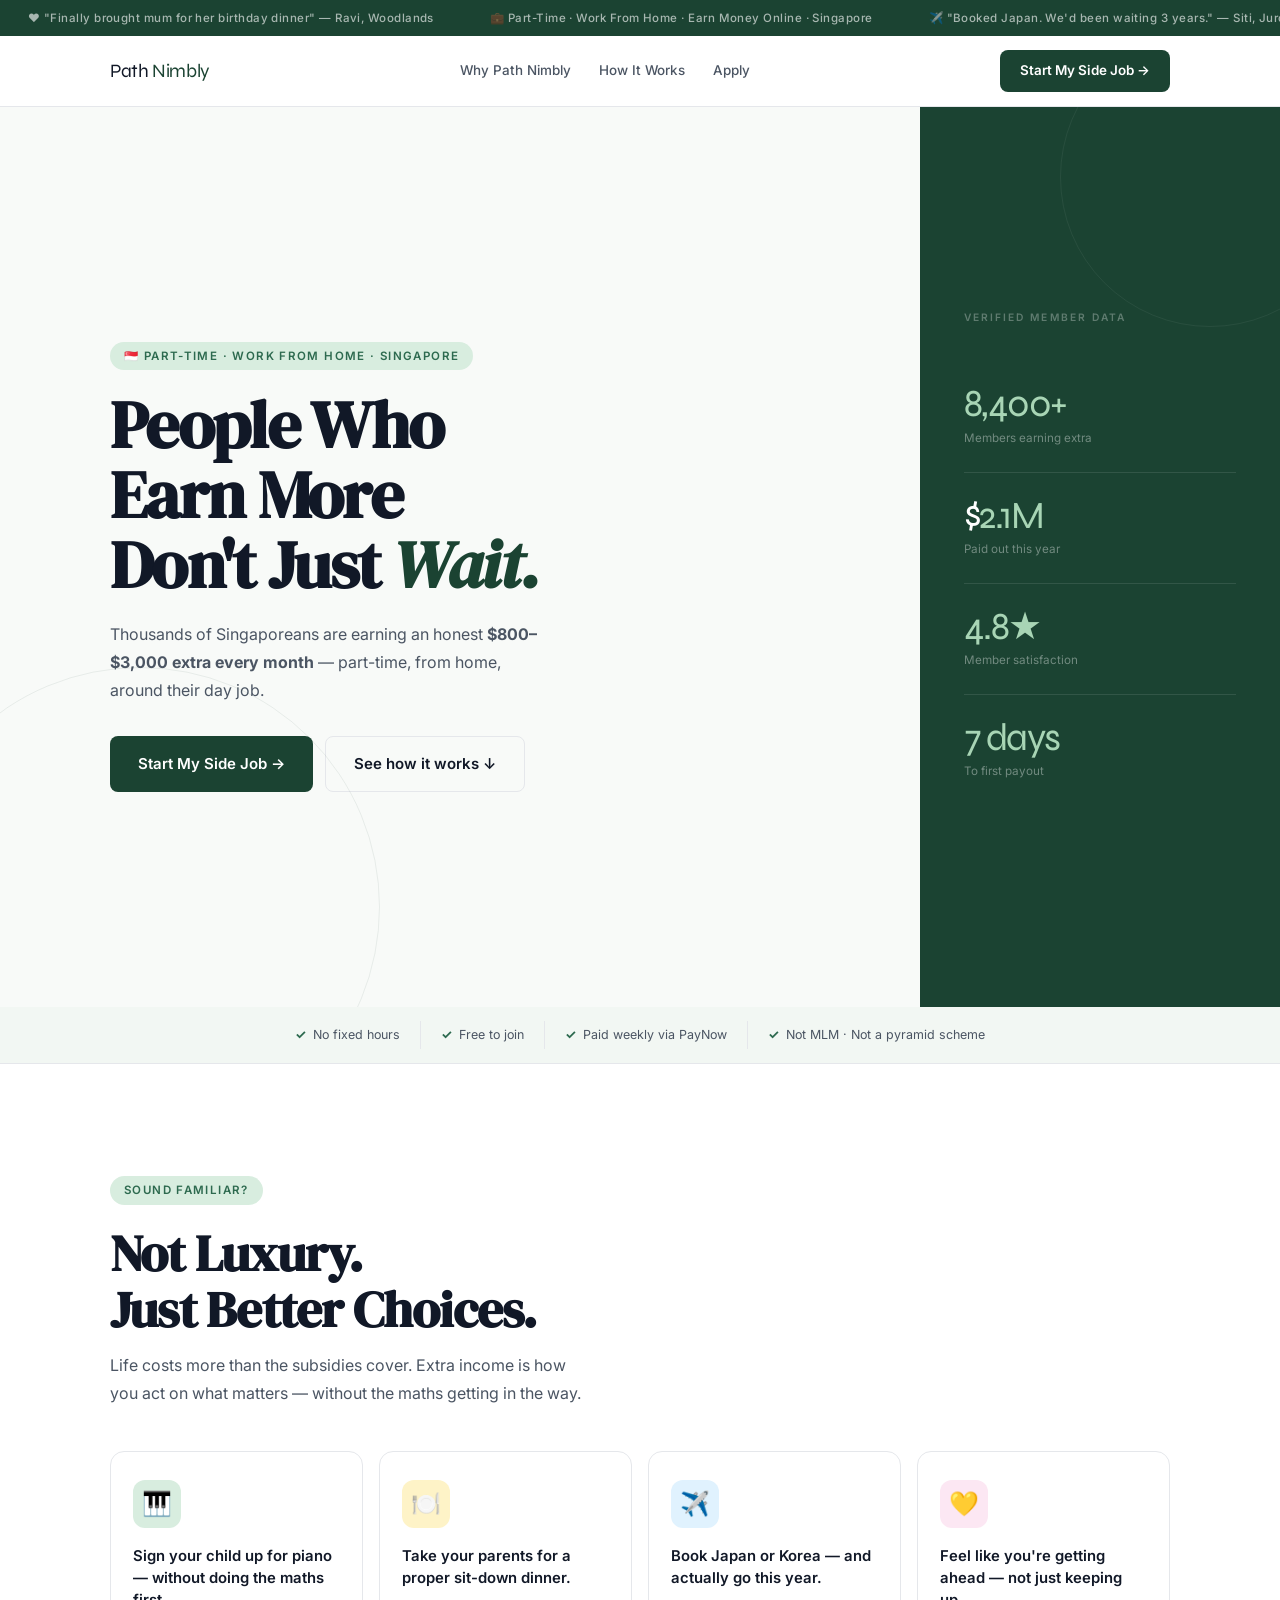
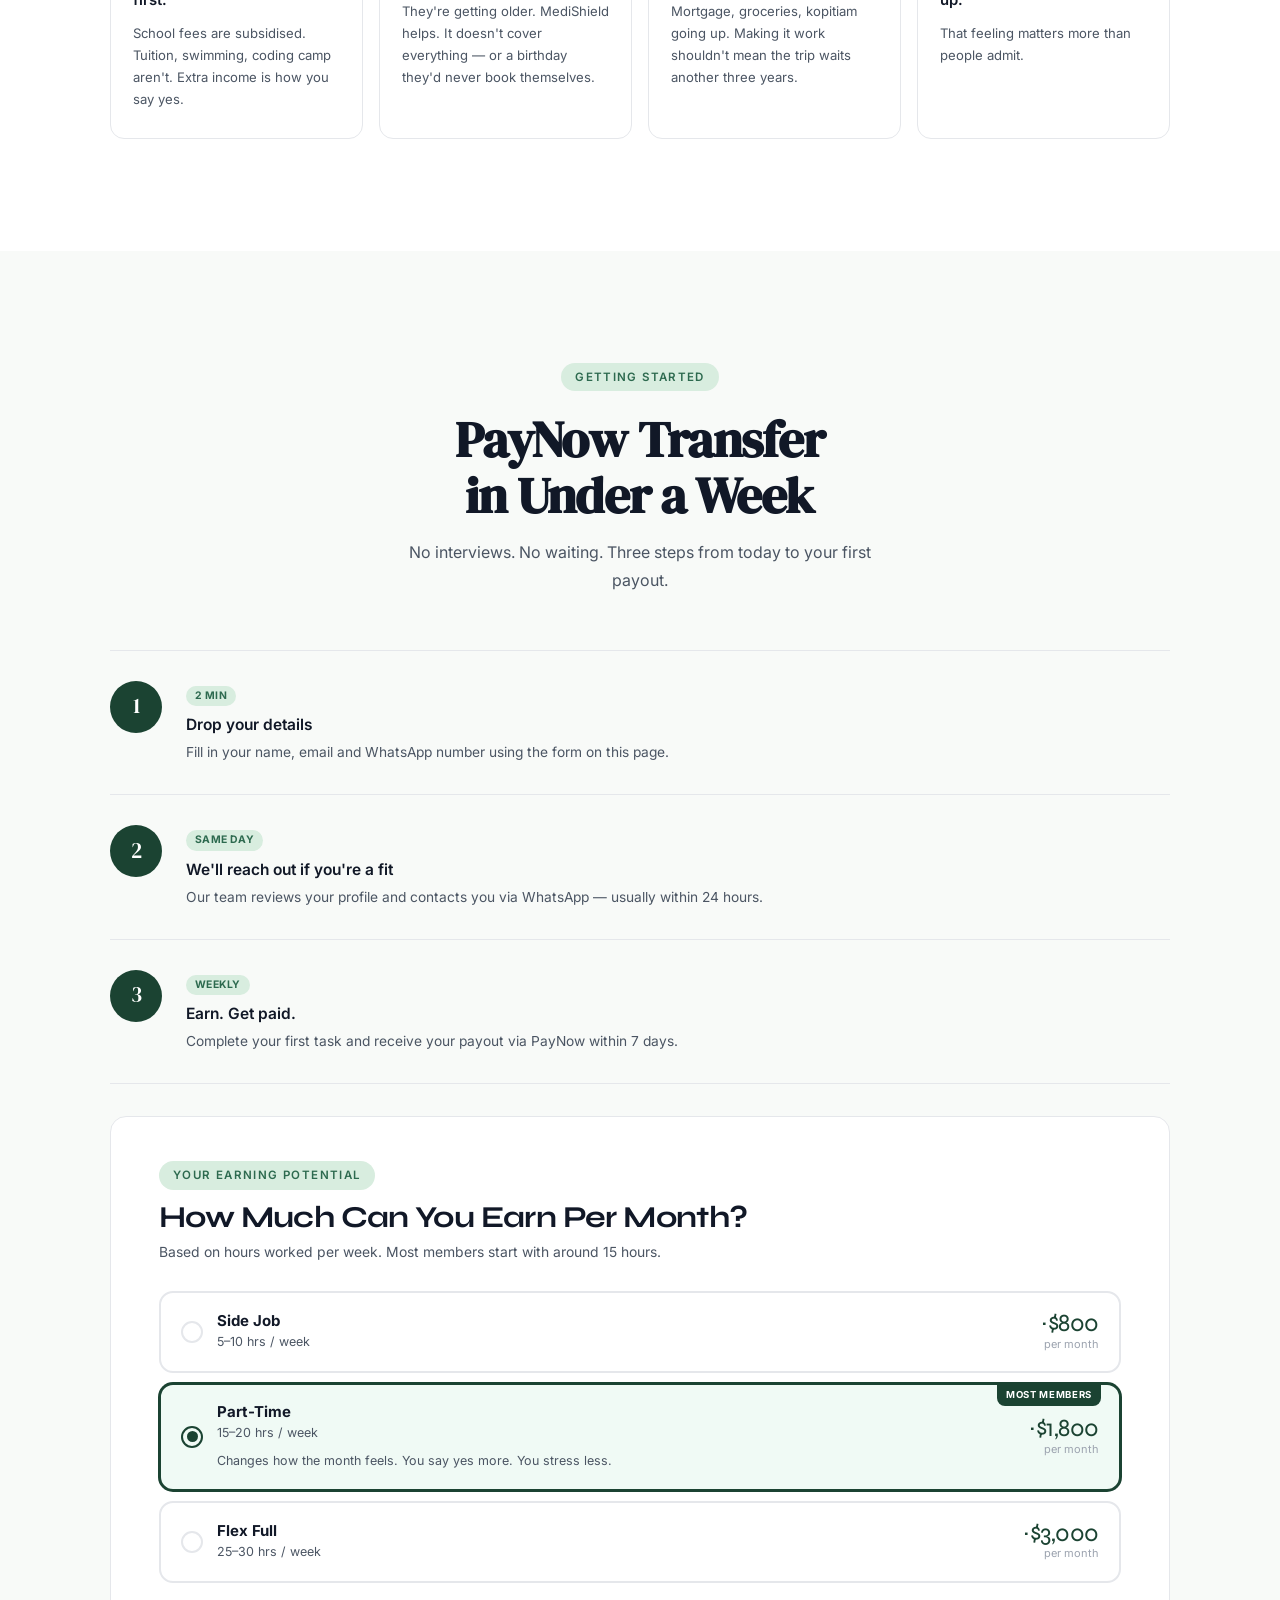
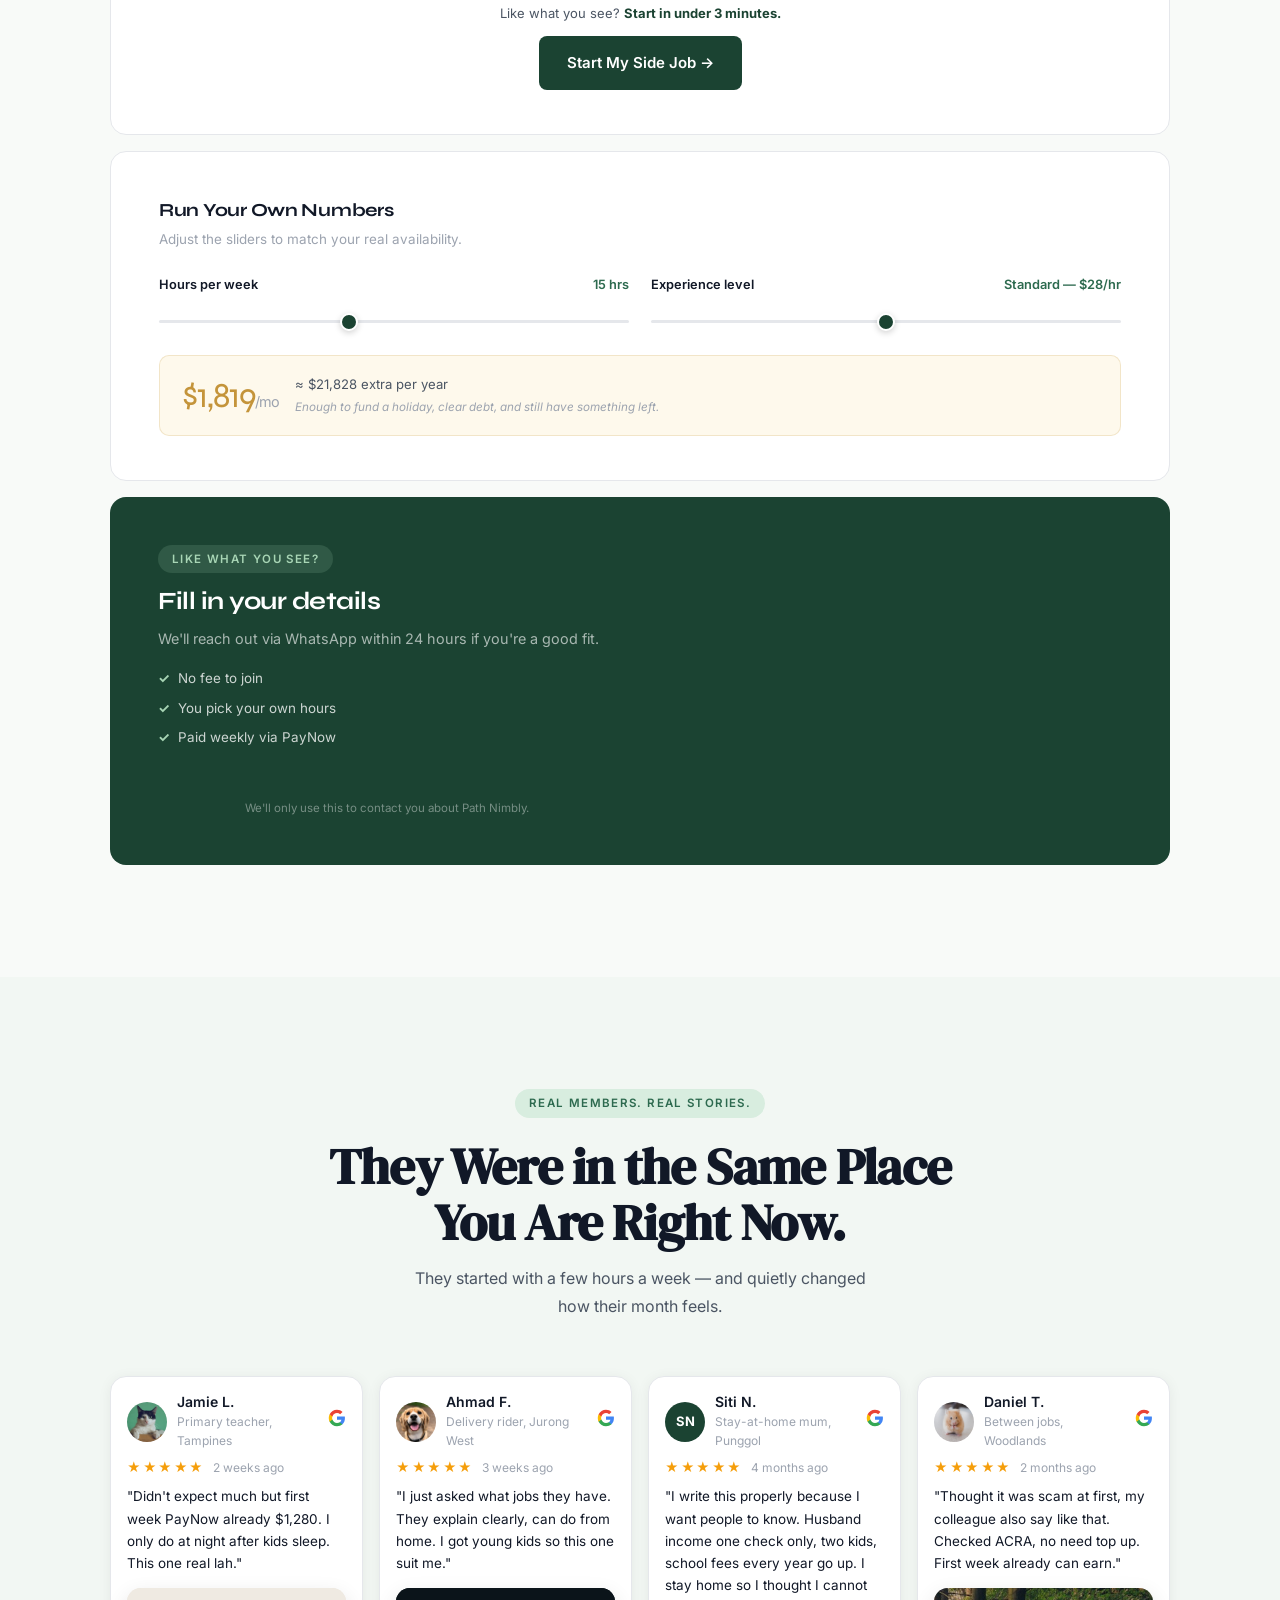
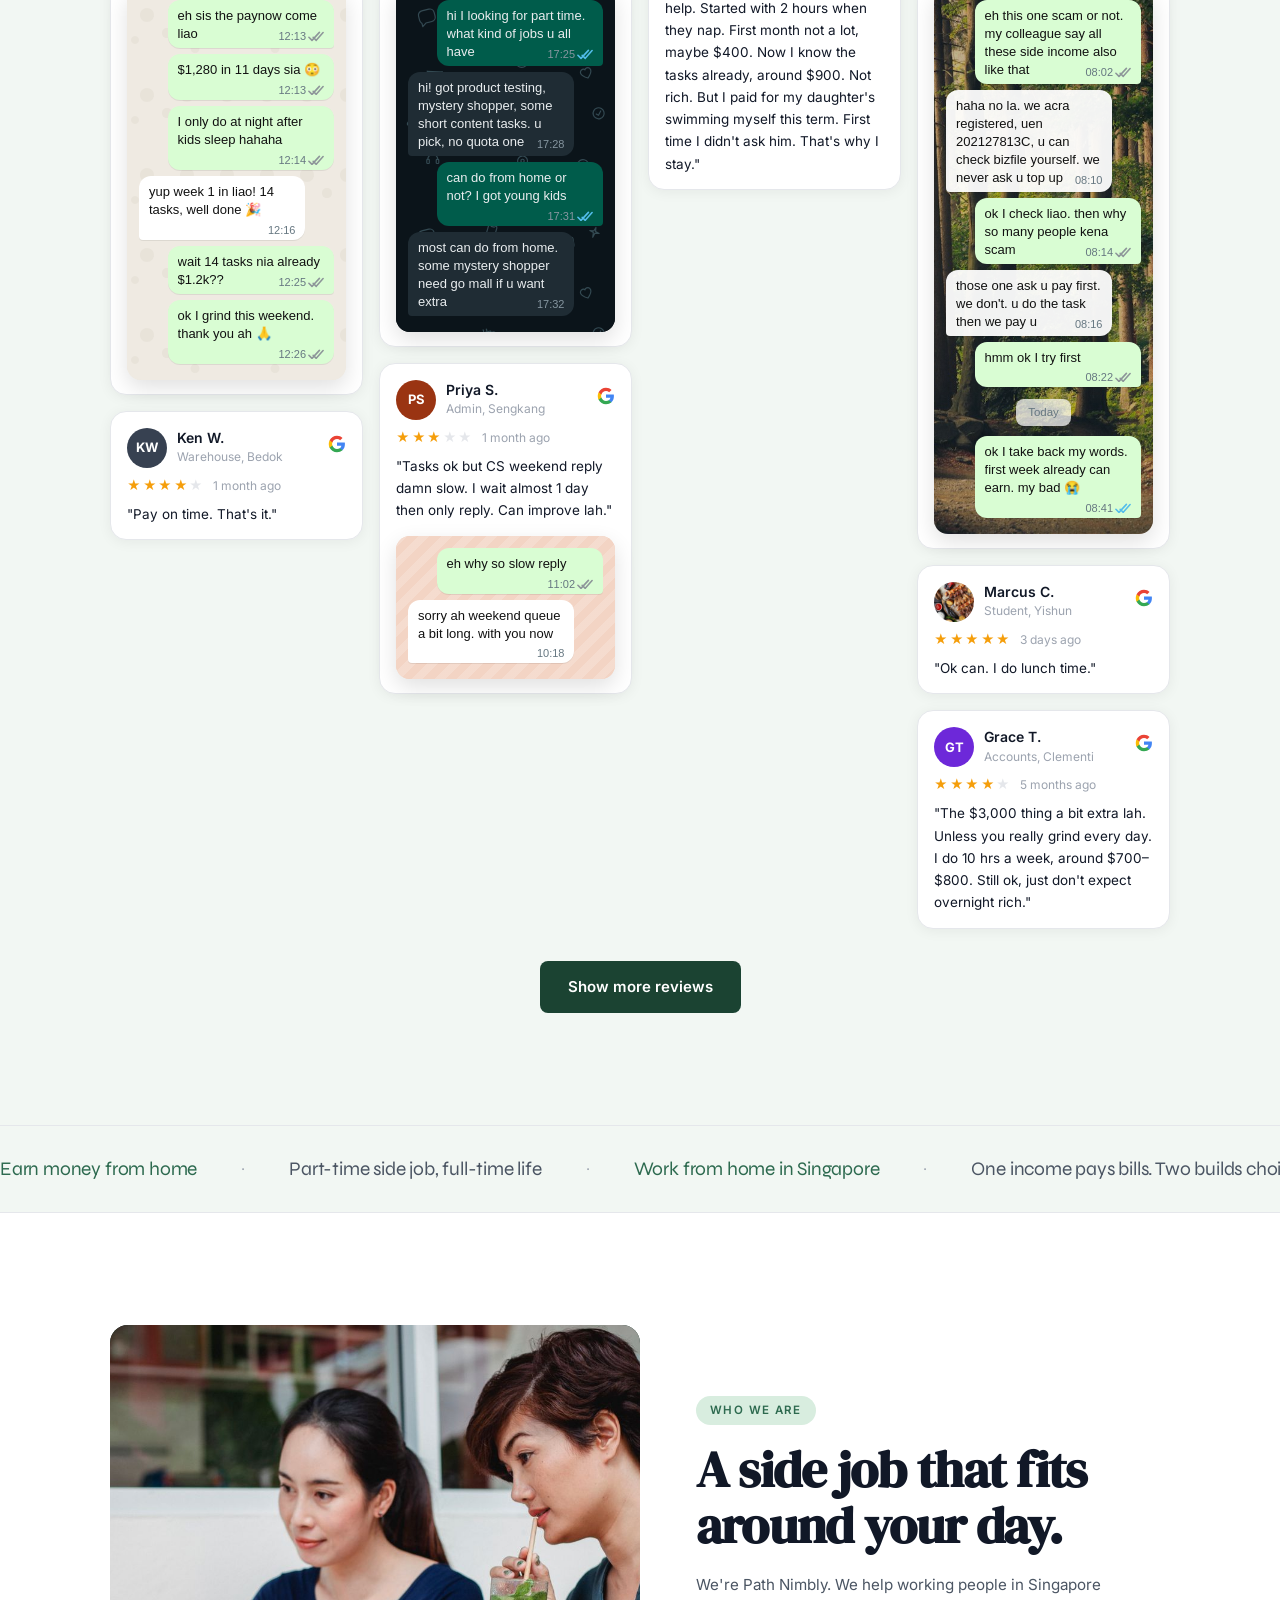
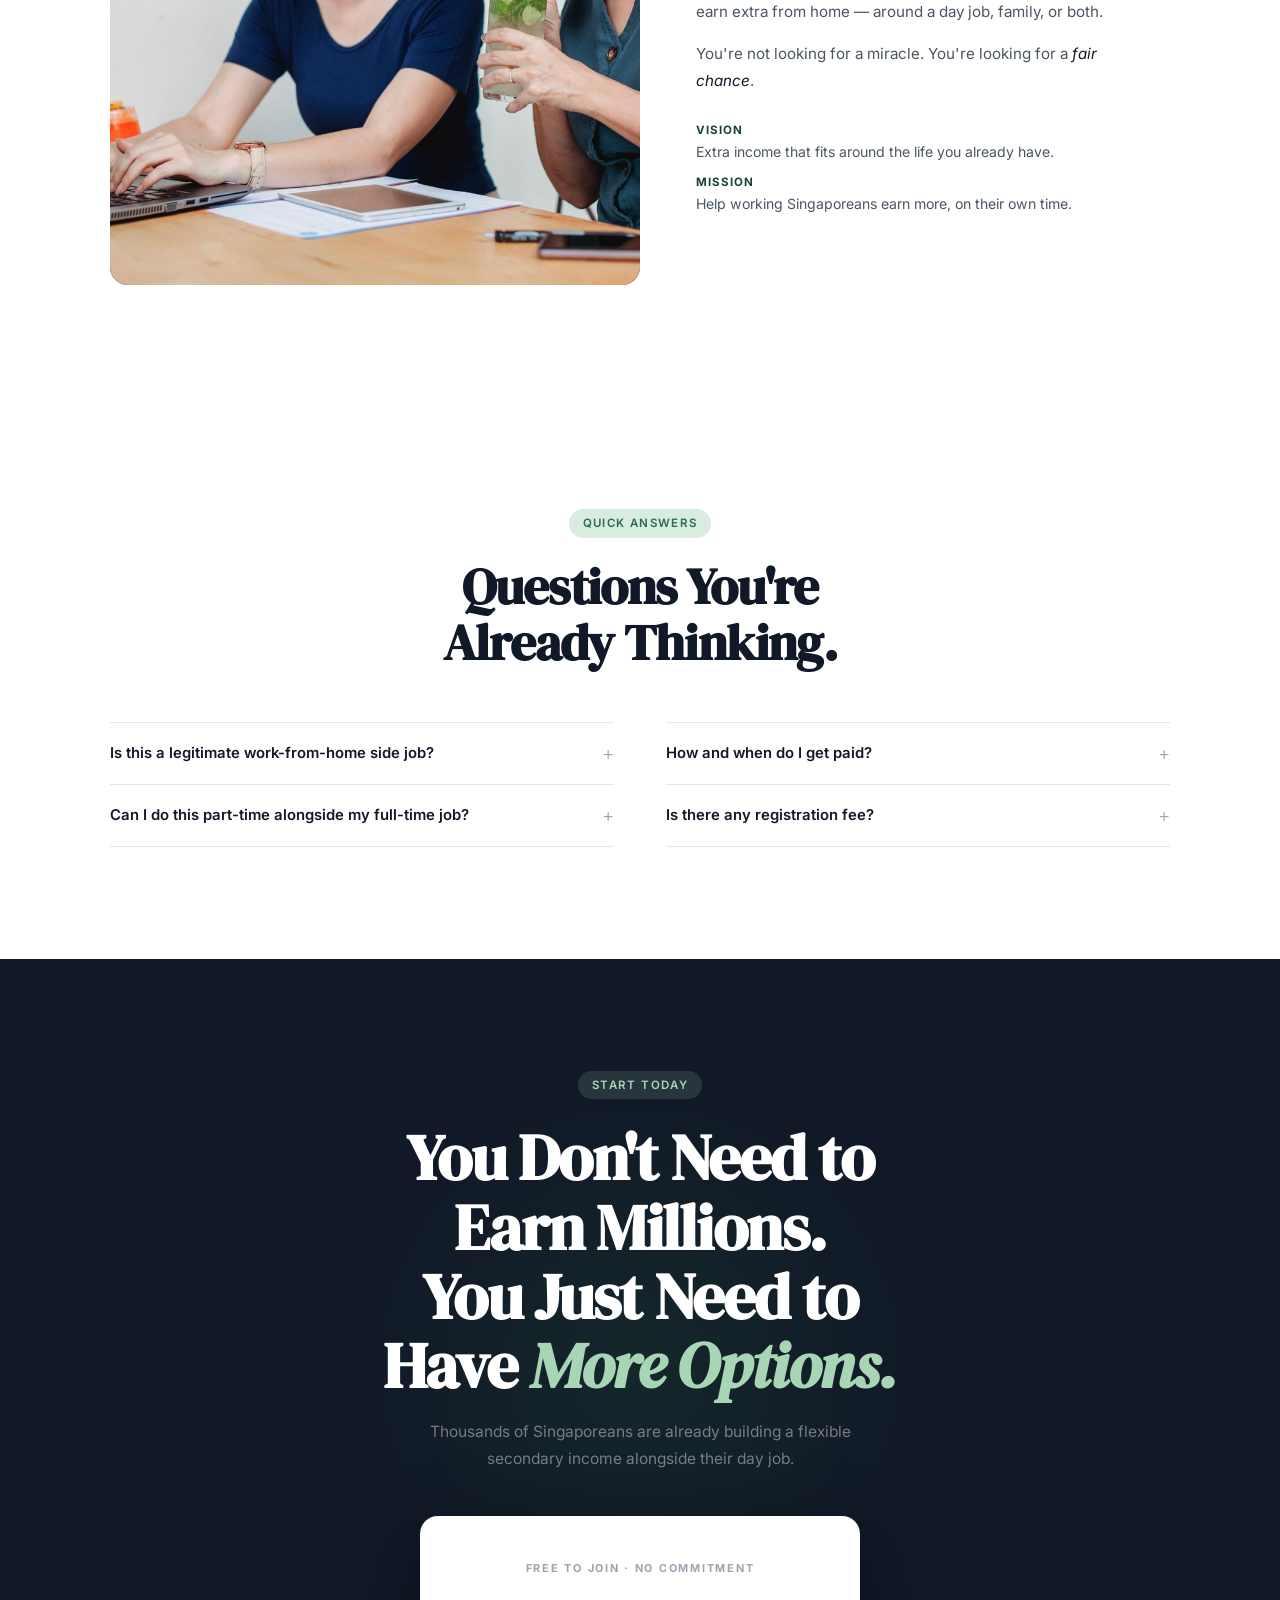
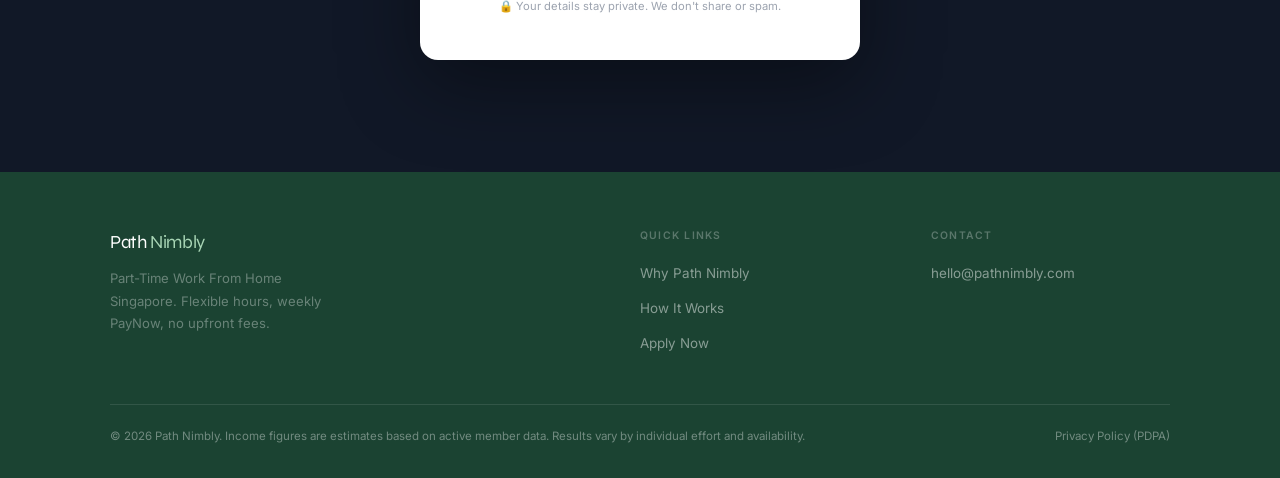
<file: index.html>
<!DOCTYPE html>
<html lang="en">
<head>
  <meta charset="UTF-8" />
  <meta name="viewport" content="width=device-width, initial-scale=1.0" />
  <title>Part-Time Work From Home Singapore | Earn Money Online | Path Nimbly</title>
  <meta name="description" content="Looking for flexible part-time work from home in Singapore? Path Nimbly helps you earn $800–$3,000 extra a month with legitimate online side jobs — around your day job, on your schedule." />

  <link rel="preconnect" href="https://fonts.googleapis.com" />
  <link rel="preconnect" href="https://fonts.gstatic.com" crossorigin />
  <link href="https://fonts.googleapis.com/css2?family=DM+Serif+Display:ital@0;1&family=Inter:opsz,wght@14..32,300;14..32,400;14..32,500;14..32,600;14..32,700&family=Syne:wght@700;800&display=swap" rel="stylesheet" />

  <link rel="stylesheet" href="style.css" />
  <link rel="icon" type="image/png" href="favicon.png?v=pathnimbly" sizes="512x512" />
  <link rel="apple-touch-icon" href="apple-touch-icon.png?v=pathnimbly" />
</head>
<body class="home">

<!-- ── TICKER ── -->
<div class="ticker" aria-hidden="true">
  <div class="ticker-t">
    <span>❤️ "Finally brought mum for her birthday dinner" — Ravi, Woodlands</span>
    <span>💼 Part-Time · Work From Home · Earn Money Online · Singapore</span>
    <span>✈️ "Booked Japan. We'd been waiting 3 years." — Siti, Jurong West</span>
    <span>📈 "Cleared my study loan 2 years early." — Mei Lin, Ang Mo Kio</span>
    <span>💰 $800–$3,000 extra/month · Flexible side job · No MLM · Free to join</span>
    <span>❤️ "Finally brought mum for her birthday dinner" — Ravi, Woodlands</span>
    <span>💼 Part-Time · Work From Home · Earn Money Online · Singapore</span>
    <span>✈️ "Booked Japan. We'd been waiting 3 years." — Siti, Jurong West</span>
    <span>📈 "Cleared my study loan 2 years early." — Mei Lin, Ang Mo Kio</span>
    <span>💰 $800–$3,000 extra/month · Flexible side job · No MLM · Free to join</span>
  </div>
</div>

<!-- ── NAV ── -->
<nav>
  <div class="c nav-i">
    <div class="logo">Path <span>Nimbly</span></div>
    <div class="nav-links">
      <a href="#why">Why Path Nimbly</a>
      <a href="#how-it-works">How It Works</a>
      <a href="#apply">Apply</a>
    </div>
    <a href="#apply" class="btn btn-forest nav-cta" style="font-size:0.84rem;padding:10px 20px;min-height:auto">Start My Side Job →</a>
  </div>
</nav>

<!-- ══ HERO ══ -->
<section class="hero" id="top">

  <!-- Left content column -->
  <div class="hero-inner c rev">
    <div class="stag">🇸🇬 Part-Time · Work From Home · Singapore</div>
    <h1 class="h1">
      People Who<br />Earn More<br />Don't Just <em>Wait.</em>
    </h1>
    <p class="sub">
      Thousands of Singaporeans are earning an honest <strong>$800–$3,000 extra every month</strong> — part-time, from home, around their day job.
    </p>
    <div class="hero-btns">
      <a href="#apply" class="btn btn-forest btn-full">Start My Side Job →</a>
      <a href="#how-it-works" class="btn btn-ol">See how it works ↓</a>
    </div>
  </div>

  <!-- Right: forest green stats panel (desktop only) -->
  <div class="hero-stats-panel">
    <div class="hsp-label">Verified member data</div>
    <div class="hsp-stats">
      <div class="hsp-row">
        <div class="hsp-val"><em><span class="counter" data-target="8400">0</span>+</em></div>
        <div class="hsp-lbl">Members earning extra</div>
      </div>
      <div class="hsp-row">
        <div class="hsp-val">$<em><span class="counter" data-target="2.1" data-suffix="M">0</span></em></div>
        <div class="hsp-lbl">Paid out this year</div>
      </div>
      <div class="hsp-row">
        <div class="hsp-val"><em><span class="counter" data-target="4.8" data-decimals="1">0</span>★</em></div>
        <div class="hsp-lbl">Member satisfaction</div>
      </div>
      <div class="hsp-row">
        <div class="hsp-val"><em><span class="counter" data-target="7">0</span> days</em></div>
        <div class="hsp-lbl">To first payout</div>
      </div>
    </div>
  </div>

</section>

<!-- Mobile stats strip (replaces right panel on mobile) -->
<div class="hero-stats-strip">
  <div class="hss-item">
    <div class="hss-val"><em>8,400+</em></div>
    <div class="hss-lbl">Members earning extra</div>
  </div>
  <div class="hss-item">
    <div class="hss-val">$<em>2.1M</em></div>
    <div class="hss-lbl">Paid out this year</div>
  </div>
  <div class="hss-item">
    <div class="hss-val"><em>4.8★</em></div>
    <div class="hss-lbl">Member satisfaction</div>
  </div>
  <div class="hss-item">
    <div class="hss-val"><em>7</em> days</div>
    <div class="hss-lbl">To first payout</div>
  </div>
</div>

<!-- TRUST BAR -->
<div class="trust-bar">
  <div class="trust-inner">
    <span class="t-item"><span class="t-ck">✓</span> No fixed hours</span>
    <span class="t-item"><span class="t-ck">✓</span> Free to join</span>
    <span class="t-item"><span class="t-ck">✓</span> Paid weekly via PayNow</span>
    <span class="t-item"><span class="t-ck">✓</span> Not MLM · Not a pyramid scheme</span>
  </div>
</div>

<!-- ══ WHY — sound familiar + extra income, one section ══ -->
<section class="why-sec sec" id="why">
  <div class="c">
    <div class="why-hdr rev">
      <div class="stag">Sound Familiar?</div>
      <h2 class="h2">Not Luxury.<br />Just Better Choices.</h2>
      <p class="sub">Life costs more than the subsidies cover. Extra income is how you act on what matters — without the maths getting in the way.</p>
    </div>
    <div class="dream-grid">
      <div class="dream-card rev">
        <div class="dream-icon">🎹</div>
        <h4>Sign your child up for piano — without doing the maths first.</h4>
        <p>School fees are subsidised. Tuition, swimming, coding camp aren't. Extra income is how you say yes.</p>
      </div>
      <div class="dream-card c2 rev d1">
        <div class="dream-icon">🍽️</div>
        <h4>Take your parents for a proper sit-down dinner.</h4>
        <p>They're getting older. MediShield helps. It doesn't cover everything — or a birthday they'd never book themselves.</p>
      </div>
      <div class="dream-card c3 rev d2">
        <div class="dream-icon">✈️</div>
        <h4>Book Japan or Korea — and actually go this year.</h4>
        <p>Mortgage, groceries, kopitiam going up. Making it work shouldn't mean the trip waits another three years.</p>
      </div>
      <div class="dream-card c4 rev d3">
        <div class="dream-icon">💛</div>
        <h4>Feel like you're getting ahead — not just keeping up.</h4>
        <p>That feeling matters more than people admit.</p>
      </div>
    </div>
  </div>
</section>

<!-- ══ HOW IT WORKS ══ -->
<section class="hiw-sec sec" id="how-it-works">
  <div class="c">

    <div class="hiw-hdr rev">
      <div class="stag">Getting Started</div>
      <h2 class="h2">PayNow Transfer<br />in Under a Week</h2>
      <p class="sub">No interviews. No waiting. Three steps from today to your first payout.</p>
    </div>

    <!-- Steps -->
    <div class="step-list rev d1">
      <div class="step-item">
        <div class="step-circle">1</div>
        <div class="step-body">
          <span class="step-tag">2 min</span>
          <h3>Drop your details</h3>
          <p>Fill in your name, email and WhatsApp number using the form on this page.</p>
        </div>
      </div>
      <div class="step-item">
        <div class="step-circle">2</div>
        <div class="step-body">
          <span class="step-tag">Same day</span>
          <h3>We'll reach out if you're a fit</h3>
          <p>Our team reviews your profile and contacts you via WhatsApp — usually within 24 hours.</p>
        </div>
      </div>
      <div class="step-item">
        <div class="step-circle">3</div>
        <div class="step-body">
          <span class="step-tag">Weekly</span>
          <h3>Earn. Get paid.</h3>
          <p>Complete your first task and receive your payout via PayNow within 7 days.</p>
        </div>
      </div>
    </div>

    <!-- Income tiers -->
    <div class="income-wrap rev d2">
      <div class="income-hdr">
        <div class="stag">Your Earning Potential</div>
        <h3 class="h3">How Much Can You Earn Per Month?</h3>
        <p>Based on hours worked per week. Most members start with around 15 hours.</p>
      </div>
      <div class="tier-picker" id="tierPicker">

        <label class="tier-opt" data-tier="side">
          <input type="radio" name="tier" value="side">
          <div class="tier-opt-inner">
            <div class="tier-radio"><div class="tier-radio-dot"></div></div>
            <div class="tier-body">
              <div class="tier-top">
                <div>
                  <div class="tier-label">Side Job</div>
                  <div class="tier-hrs">5–10 hrs / week</div>
                </div>
              </div>
              <div class="tier-desc">Covers tuition, clears a credit card, or starts your savings fund.</div>
            </div>
            <div class="tier-earn">
              <div class="tier-amt">~$800</div>
              <div class="tier-per">per month</div>
            </div>
          </div>
        </label>

        <label class="tier-opt selected" data-tier="parttime">
          <input type="radio" name="tier" value="parttime" checked>
          <div class="tier-opt-inner">
            <div class="tier-pop">Most Members</div>
            <div class="tier-radio"><div class="tier-radio-dot"></div></div>
            <div class="tier-body">
              <div class="tier-top">
                <div>
                  <div class="tier-label">Part-Time</div>
                  <div class="tier-hrs">15–20 hrs / week</div>
                </div>
              </div>
              <div class="tier-desc">Changes how the month feels. You say yes more. You stress less.</div>
            </div>
            <div class="tier-earn">
              <div class="tier-amt">~$1,800</div>
              <div class="tier-per">per month</div>
            </div>
          </div>
        </label>

        <label class="tier-opt" data-tier="flexfull">
          <input type="radio" name="tier" value="flexfull">
          <div class="tier-opt-inner">
            <div class="tier-radio"><div class="tier-radio-dot"></div></div>
            <div class="tier-body">
              <div class="tier-top">
                <div>
                  <div class="tier-label">Flex Full</div>
                  <div class="tier-hrs">25–30 hrs / week</div>
                </div>
              </div>
              <div class="tier-desc">A genuine secondary income that reshapes your financial picture.</div>
            </div>
            <div class="tier-earn">
              <div class="tier-amt">~$3,000</div>
              <div class="tier-per">per month</div>
            </div>
          </div>
        </label>

      </div>
      <div class="tier-cta">
        <p class="tier-cta-hint">Like what you see? <strong>Start in under 3 minutes.</strong></p>
        <a href="#apply" class="btn btn-forest">Start My Side Job →</a>
      </div>
    </div>

    <!-- Calculator -->
    <div class="calc-wrap rev d3">
      <div class="calc-hdr">
        <h3>Run Your Own Numbers</h3>
        <p>Adjust the sliders to match your real availability.</p>
      </div>
      <div class="calc-sliders">
        <div>
          <div class="calc-lbl">Hours per week <span id="hoursVal">15 hrs</span></div>
          <input type="range" id="hoursSlider" min="5" max="30" value="15" step="1" />
        </div>
        <div>
          <div class="calc-lbl">Experience level <span id="rateVal">Standard — $28/hr</span></div>
          <input type="range" id="rateSlider" min="1" max="3" value="2" step="1" />
        </div>
      </div>
      <div class="calc-result">
        <div class="calc-val" id="calcResult">$<span id="monthly">1,820</span><span class="pm">/mo</span></div>
        <div class="calc-txt">
          <div class="calc-yr" id="calcYr">≈ $21,840 extra per year</div>
          <div class="calc-note" id="calcNote">Enough to clear debt, fund a holiday, and still have something left.</div>
        </div>
      </div>
    </div>

    <!-- Mini form -->
    <div class="mini-form-outer rev d3" id="apply">
      <div class="mf-txt">
        <div class="stag inv">Like what you see?</div>
        <h4>Fill in your details</h4>
        <p>We'll reach out via WhatsApp within 24 hours if you're a good fit.</p>
        <ul class="mf-checks">
          <li>No fee to join</li>
          <li>You pick your own hours</li>
          <li>Paid weekly via PayNow</li>
        </ul>
      </div>
      <div data-cddform="xm-sg10-singapore10-2" data-origin="www.pathnimbly.com"></div>
      <script src="https://www.chatfromforms.com/form-embed.js?v=0.1" defer></script>
      <p class="mf-note">We'll only use this to contact you about Path Nimbly.</p>
    </div>

  </div>
</section>

<!-- ══ TESTIMONIALS — WhatsApp screenshot mockups ══ -->
<section class="testi-sec sec">
  <!-- Hidden SVG icon library -->
  <svg xmlns="http://www.w3.org/2000/svg" style="display:none" aria-hidden="true">
    <symbol id="i-sig" viewBox="0 0 17 13">
      <rect x="0" y="10" width="3" height="3" rx="0.5" fill="currentColor"/>
      <rect x="4.5" y="7" width="3" height="6" rx="0.5" fill="currentColor"/>
      <rect x="9" y="4" width="3" height="9" rx="0.5" fill="currentColor"/>
      <rect x="13.5" y="0.5" width="3" height="12.5" rx="0.5" fill="currentColor"/>
    </symbol>
    <symbol id="i-wfi" viewBox="0 0 16 13">
      <circle cx="8" cy="12" r="1.5" fill="currentColor"/>
      <path d="M4.2 8.6a5.3 5.3 0 017.6 0" stroke="currentColor" stroke-width="1.7" stroke-linecap="round" fill="none"/>
      <path d="M1 5.3a9.5 9.5 0 0114 0" stroke="currentColor" stroke-width="1.7" stroke-linecap="round" fill="none"/>
    </symbol>
    <symbol id="i-bat" viewBox="0 0 27 13">
      <rect x="0.75" y="0.75" width="21.5" height="11.5" rx="2.5" fill="none" stroke="currentColor" stroke-width="1.5"/>
      <rect x="22.5" y="4" width="3.5" height="5" rx="1.5" fill="currentColor"/>
      <rect x="2.5" y="2.5" width="15" height="8" rx="1.5" fill="currentColor"/>
    </symbol>
    <symbol id="i-back" viewBox="0 0 11 20">
      <path d="M9.5 1.5L2 10l7.5 8.5" fill="none" stroke="currentColor" stroke-width="2.2" stroke-linecap="round" stroke-linejoin="round"/>
    </symbol>
    <!-- WhatsApp double-tick (two overlapping checks) -->
    <symbol id="i-ticks" viewBox="0 0 16 11">
      <path d="M0.9 6.2l3.1 3.15L11.4 1.4" fill="none" stroke="currentColor" stroke-width="1.55" stroke-linecap="round" stroke-linejoin="round"/>
      <path d="M5.15 6.2l3.1 3.15L15.1 1.55" fill="none" stroke="currentColor" stroke-width="1.55" stroke-linecap="round" stroke-linejoin="round"/>
    </symbol>
    <!-- WhatsApp header: video camera (no circle) -->
    <symbol id="i-vid" viewBox="0 0 24 24">
      <path d="M15.2 8.4v7.2H5.8V8.4h9.4zm.9-1.6H4.9c-.8 0-1.5.7-1.5 1.5v8.4c0 .8.7 1.5 1.5 1.5h11.2c.8 0 1.5-.7 1.5-1.5v-2.6l3.6 2.7V7.3L17.6 10V8.3c0-.8-.7-1.5-1.5-1.5z" fill="currentColor"/>
    </symbol>
    <!-- WhatsApp header: phone handset -->
    <symbol id="i-phn" viewBox="0 0 24 24">
      <path d="M19.2 17.1v2.4c0 .7-.5 1.2-1.2 1.2C9.3 20.7 3.3 14.7 3.3 6c0-.7.5-1.2 1.2-1.2h2.4c.7 0 1.2.5 1.2 1.2 0 1.4.2 2.7.6 4 .1.4 0 .8-.3 1.1L6.9 12.6c1.6 3 4 5.4 7 7l1.5-1.5c.3-.3.7-.4 1.1-.3 1.3.4 2.6.6 4 .6.7 0 1.2.5 1.2 1.2z" fill="currentColor"/>
    </symbol>
    <symbol id="i-plus" viewBox="0 0 24 24">
      <path d="M12 5v14M5 12h14" fill="none" stroke="currentColor" stroke-width="2.2" stroke-linecap="round"/>
    </symbol>
    <symbol id="i-cam" viewBox="0 0 24 24">
      <path d="M4 8.5A2.5 2.5 0 016.5 6h2.1l1.2-1.8h4.4L15.4 6h2.1A2.5 2.5 0 0120 8.5v7A2.5 2.5 0 0117.5 18h-11A2.5 2.5 0 014 15.5v-7z" fill="none" stroke="currentColor" stroke-width="1.6"/>
      <circle cx="12" cy="12" r="3.2" fill="none" stroke="currentColor" stroke-width="1.6"/>
    </symbol>
    <symbol id="i-more" viewBox="0 0 5 22">
      <circle cx="2.5" cy="3.5" r="2" fill="currentColor"/>
      <circle cx="2.5" cy="11" r="2" fill="currentColor"/>
      <circle cx="2.5" cy="18.5" r="2" fill="currentColor"/>
    </symbol>
    <symbol id="i-emoji" viewBox="0 0 24 24">
      <circle cx="12" cy="12" r="10" fill="none" stroke="currentColor" stroke-width="1.5"/>
      <circle cx="9" cy="10.5" r="1.2" fill="currentColor"/>
      <circle cx="15" cy="10.5" r="1.2" fill="currentColor"/>
      <path d="M8.5 14.5q1.5 2.5 3.5 2.5t3.5-2.5" fill="none" stroke="currentColor" stroke-width="1.5" stroke-linecap="round"/>
    </symbol>
    <symbol id="i-clip" viewBox="0 0 24 24">
      <path d="M16.5 6v11.5a4 4 0 01-8 0V5a2.5 2.5 0 015 0v10.5a1 1 0 01-2 0V6h-1.5v9.5a2.5 2.5 0 005 0V5a4 4 0 00-8 0v12.5a5.5 5.5 0 0011 0V6h-1.5z" fill="currentColor"/>
    </symbol>
    <symbol id="i-mic" viewBox="0 0 24 24">
      <path d="M12 14a3 3 0 003-3V5a3 3 0 00-6 0v6a3 3 0 003 3zm5.9-3c-.49 0-.9.36-.98.85A6 6 0 016.08 11.85c-.08-.49-.49-.85-.98-.85A1 1 0 004.1 12.14a7 7 0 005.9 5.77V20a1 1 0 002 0v-2.09a7 7 0 005.9-5.77A1 1 0 0017.9 11z" fill="currentColor"/>
    </symbol>
    <!-- Google G logo mark -->
    <symbol id="i-google" viewBox="0 0 24 24">
      <path d="M22.56 12.25c0-.78-.07-1.53-.2-2.25H12v4.26h5.92c-.26 1.37-1.04 2.53-2.21 3.31v2.77h3.57c2.08-1.92 3.28-4.74 3.28-8.09z" fill="#4285F4"/>
      <path d="M12 23c2.97 0 5.46-.98 7.28-2.66l-3.57-2.77c-.98.66-2.23 1.06-3.71 1.06-2.86 0-5.29-1.93-6.16-4.53H2.18v2.84C3.99 20.53 7.7 23 12 23z" fill="#34A853"/>
      <path d="M5.84 14.09c-.22-.66-.35-1.36-.35-2.09s.13-1.43.35-2.09V7.07H2.18C1.43 8.55 1 10.22 1 12s.43 3.45 1.18 4.93l3.66-2.84z" fill="#FBBC05"/>
      <path d="M12 5.38c1.62 0 3.06.56 4.21 1.64l3.15-3.15C17.45 2.09 14.97 1 12 1 7.7 1 3.99 3.47 2.18 7.07l3.66 2.84c.87-2.6 3.3-4.53 6.16-4.53z" fill="#EA4335"/>
    </symbol>
  </svg>

  <div class="c">

    <div class="testi-hdr rev">
      <div class="stag">Real Members. Real Stories.</div>
      <h2 class="h2">They Were in the Same Place<br />You Are Right Now.</h2>
      <p class="sub">They started with a few hours a week — and quietly changed how their month feels.</p>
    </div>

    <div class="rev-grid rev" id="revGrid">

      <!-- 1 visible · PayNow + WA -->
      <div class="rev-card">
        <div class="rev-head">
          <div class="rev-av"><img src="images/dp_cat.jpg" alt=""></div>
          <div class="rev-who">
            <div class="rev-name">Jamie L.</div>
            <div class="rev-role">Primary teacher, Tampines</div>
          </div>
          <div class="rev-goog"><svg width="18" height="18"><use href="#i-google"/></svg></div>
        </div>
        <div class="rev-meta">
          <div class="rev-stars">★★★★★</div>
          <span class="rev-when">2 weeks ago</span>
        </div>
        <p class="rev-text">"Didn't expect much but first week PayNow already $1,280. I only do at night after kids sleep. This one real lah."</p>
        <div class="wa-shot wp-doodle">
          <div class="wa-body">
            <div class="wa-msg"><div class="wa-s"><div class="wa-txt">eh sis the paynow come liao<div class="wa-meta"><span class="wa-ts">12:13</span><svg class="wa-tick grey" viewBox="0 0 16 11" aria-hidden="true"><use href="#i-ticks"/></svg></div></div></div></div>
            <div class="wa-msg"><div class="wa-s no-tail"><div class="wa-txt">$1,280 in 11 days sia 😳<div class="wa-meta"><span class="wa-ts">12:13</span><svg class="wa-tick grey" viewBox="0 0 16 11" aria-hidden="true"><use href="#i-ticks"/></svg></div></div></div></div>
            <div class="wa-msg"><div class="wa-s no-tail"><div class="wa-txt">I only do at night after kids sleep hahaha<div class="wa-meta"><span class="wa-ts">12:14</span><svg class="wa-tick grey" viewBox="0 0 16 11" aria-hidden="true"><use href="#i-ticks"/></svg></div></div></div></div>
            <div class="wa-msg"><div class="wa-r"><div class="wa-txt">yup week 1 in liao! 14 tasks, well done 🎉<div class="wa-meta"><span class="wa-ts">12:16</span></div></div></div></div>
            <div class="wa-msg"><div class="wa-s"><div class="wa-txt">wait 14 tasks nia already $1.2k??<div class="wa-meta"><span class="wa-ts">12:25</span><svg class="wa-tick grey" viewBox="0 0 16 11" aria-hidden="true"><use href="#i-ticks"/></svg></div></div></div></div>
            <div class="wa-msg"><div class="wa-s no-tail"><div class="wa-txt">ok I grind this weekend. thank you ah 🙏<div class="wa-meta"><span class="wa-ts">12:26</span><svg class="wa-tick grey" viewBox="0 0 16 11" aria-hidden="true"><use href="#i-ticks"/></svg></div></div></div></div>
          </div>
        </div>
      </div>

      <!-- 2 visible · short -->
      <div class="rev-card">
        <div class="rev-head">
          <div class="rev-av" style="background:#374151">KW</div>
          <div class="rev-who">
            <div class="rev-name">Ken W.</div>
            <div class="rev-role">Warehouse, Bedok</div>
          </div>
          <div class="rev-goog"><svg width="18" height="18"><use href="#i-google"/></svg></div>
        </div>
        <div class="rev-meta">
          <div class="rev-stars">★★★★<span class="off">★</span></div>
          <span class="rev-when">1 month ago</span>
        </div>
        <p class="rev-text">"Pay on time. That's it."</p>
      </div>

      <!-- 3 visible · job hunt + WA -->
      <div class="rev-card">
        <div class="rev-head">
          <div class="rev-av"><img src="images/dp_dog.jpg" alt=""></div>
          <div class="rev-who">
            <div class="rev-name">Ahmad F.</div>
            <div class="rev-role">Delivery rider, Jurong West</div>
          </div>
          <div class="rev-goog"><svg width="18" height="18"><use href="#i-google"/></svg></div>
        </div>
        <div class="rev-meta">
          <div class="rev-stars">★★★★★</div>
          <span class="rev-when">3 weeks ago</span>
        </div>
        <p class="rev-text">"I just asked what jobs they have. They explain clearly, can do from home. I got young kids so this one suit me."</p>
        <div class="wa-shot dark">
          <div class="wa-body">
            <div class="wa-msg"><div class="wa-s"><div class="wa-txt">hi I looking for part time. what kind of jobs u all have<div class="wa-meta"><span class="wa-ts">17:25</span><svg class="wa-tick blue" viewBox="0 0 16 11" aria-hidden="true"><use href="#i-ticks"/></svg></div></div></div></div>
            <div class="wa-msg"><div class="wa-r"><div class="wa-txt">hi! got product testing, mystery shopper, some short content tasks. u pick, no quota one<div class="wa-meta"><span class="wa-ts">17:28</span></div></div></div></div>
            <div class="wa-msg"><div class="wa-s"><div class="wa-txt">can do from home or not? I got young kids<div class="wa-meta"><span class="wa-ts">17:31</span><svg class="wa-tick blue" viewBox="0 0 16 11" aria-hidden="true"><use href="#i-ticks"/></svg></div></div></div></div>
            <div class="wa-msg"><div class="wa-r"><div class="wa-txt">most can do from home. some mystery shopper need go mall if u want extra<div class="wa-meta"><span class="wa-ts">17:32</span></div></div></div></div>
          </div>
        </div>
      </div>

      <!-- 4 visible · 吐槽 CS slow + WA -->
      <div class="rev-card">
        <div class="rev-head">
          <div class="rev-av" style="background:#9A3412">PS</div>
          <div class="rev-who">
            <div class="rev-name">Priya S.</div>
            <div class="rev-role">Admin, Sengkang</div>
          </div>
          <div class="rev-goog"><svg width="18" height="18"><use href="#i-google"/></svg></div>
        </div>
        <div class="rev-meta">
          <div class="rev-stars">★★★<span class="off">★★</span></div>
          <span class="rev-when">1 month ago</span>
        </div>
        <p class="rev-text">"Tasks ok but CS weekend reply damn slow. I wait almost 1 day then only reply. Can improve lah."</p>
        <div class="wa-shot wp-peach">
          <div class="wa-body">
            <div class="wa-msg"><div class="wa-s"><div class="wa-txt">eh why so slow reply<div class="wa-meta"><span class="wa-ts">11:02</span><svg class="wa-tick grey" viewBox="0 0 16 11" aria-hidden="true"><use href="#i-ticks"/></svg></div></div></div></div>
            <div class="wa-msg"><div class="wa-r"><div class="wa-txt">sorry ah weekend queue a bit long. with you now<div class="wa-meta"><span class="wa-ts">10:18</span></div></div></div></div>
          </div>
        </div>
      </div>

      <!-- 5 visible · long sincere -->
      <div class="rev-card">
        <div class="rev-head">
          <div class="rev-av" style="background:#1B4332">SN</div>
          <div class="rev-who">
            <div class="rev-name">Siti N.</div>
            <div class="rev-role">Stay-at-home mum, Punggol</div>
          </div>
          <div class="rev-goog"><svg width="18" height="18"><use href="#i-google"/></svg></div>
        </div>
        <div class="rev-meta">
          <div class="rev-stars">★★★★★</div>
          <span class="rev-when">4 months ago</span>
        </div>
        <p class="rev-text">"I write this properly because I want people to know. Husband income one check only, two kids, school fees every year go up. I stay home so I thought I cannot help. Started with 2 hours when they nap. First month not a lot, maybe $400. Now I know the tasks already, around $900. Not rich. But I paid for my daughter's swimming myself this term. First time I didn't ask him. That's why I stay."</p>
      </div>

      <!-- 6 visible · scam + WA -->
      <div class="rev-card">
        <div class="rev-head">
          <div class="rev-av"><img src="images/dp_hamster.jpg" alt=""></div>
          <div class="rev-who">
            <div class="rev-name">Daniel T.</div>
            <div class="rev-role">Between jobs, Woodlands</div>
          </div>
          <div class="rev-goog"><svg width="18" height="18"><use href="#i-google"/></svg></div>
        </div>
        <div class="rev-meta">
          <div class="rev-stars">★★★★★</div>
          <span class="rev-when">2 months ago</span>
        </div>
        <p class="rev-text">"Thought it was scam at first, my colleague also say like that. Checked ACRA, no need top up. First week already can earn."</p>
        <div class="wa-shot wp-leaves">
          <div class="wa-body">
            <div class="wa-msg"><div class="wa-s"><div class="wa-txt">eh this one scam or not. my colleague say all these side income also like that<div class="wa-meta"><span class="wa-ts">08:02</span><svg class="wa-tick grey" viewBox="0 0 16 11" aria-hidden="true"><use href="#i-ticks"/></svg></div></div></div></div>
            <div class="wa-msg"><div class="wa-r"><div class="wa-txt">haha no la. we acra registered, uen 202127813C, u can check bizfile yourself. we never ask u top up<div class="wa-meta"><span class="wa-ts">08:10</span></div></div></div></div>
            <div class="wa-msg"><div class="wa-s"><div class="wa-txt">ok I check liao. then why so many people kena scam<div class="wa-meta"><span class="wa-ts">08:14</span><svg class="wa-tick grey" viewBox="0 0 16 11" aria-hidden="true"><use href="#i-ticks"/></svg></div></div></div></div>
            <div class="wa-msg"><div class="wa-r"><div class="wa-txt">those one ask u pay first. we don't. u do the task then we pay u<div class="wa-meta"><span class="wa-ts">08:16</span></div></div></div></div>
            <div class="wa-msg"><div class="wa-s"><div class="wa-txt">hmm ok I try first<div class="wa-meta"><span class="wa-ts">08:22</span><svg class="wa-tick grey" viewBox="0 0 16 11" aria-hidden="true"><use href="#i-ticks"/></svg></div></div></div></div>
            <div class="wa-date">Today</div>
            <div class="wa-msg"><div class="wa-s"><div class="wa-txt">ok I take back my words. first week already can earn. my bad 😭<div class="wa-meta"><span class="wa-ts">08:41</span><svg class="wa-tick blue" viewBox="0 0 16 11" aria-hidden="true"><use href="#i-ticks"/></svg></div></div></div></div>
          </div>
        </div>
      </div>

      <!-- 7 visible · short -->
      <div class="rev-card">
        <div class="rev-head">
          <div class="rev-av"><img src="images/dp_food.jpg" alt=""></div>
          <div class="rev-who">
            <div class="rev-name">Marcus C.</div>
            <div class="rev-role">Student, Yishun</div>
          </div>
          <div class="rev-goog"><svg width="18" height="18"><use href="#i-google"/></svg></div>
        </div>
        <div class="rev-meta">
          <div class="rev-stars">★★★★★</div>
          <span class="rev-when">3 days ago</span>
        </div>
        <p class="rev-text">"Ok can. I do lunch time."</p>
      </div>

      <!-- 8 visible · 吐槽 ads -->
      <div class="rev-card">
        <div class="rev-head">
          <div class="rev-av" style="background:#6D28D9">GT</div>
          <div class="rev-who">
            <div class="rev-name">Grace T.</div>
            <div class="rev-role">Accounts, Clementi</div>
          </div>
          <div class="rev-goog"><svg width="18" height="18"><use href="#i-google"/></svg></div>
        </div>
        <div class="rev-meta">
          <div class="rev-stars">★★★★<span class="off">★</span></div>
          <span class="rev-when">5 months ago</span>
        </div>
        <p class="rev-text">"The $3,000 thing a bit extra lah. Unless you really grind every day. I do 10 hrs a week, around $700–$800. Still ok, just don't expect overnight rich."</p>
      </div>

      <!-- 9 more · long mixed -->
      <div class="rev-card rev-more">
        <div class="rev-head">
          <div class="rev-av" style="background:#0F766E">WM</div>
          <div class="rev-who">
            <div class="rev-name">Wei Ming</div>
            <div class="rev-role">Private hire, Ang Mo Kio</div>
          </div>
          <div class="rev-goog"><svg width="18" height="18"><use href="#i-google"/></svg></div>
        </div>
        <div class="rev-meta">
          <div class="rev-stars">★★★★<span class="off">★</span></div>
          <span class="rev-when">6 months ago</span>
        </div>
        <p class="rev-text">"First week quite blur. Briefing long, I almost quit. After I finish 3 tasks then I understand the flow. Now it's just open phone, do, close. Wish they make week 1 simpler. After that no issue."</p>
      </div>

      <!-- 10 more · short 吐槽 -->
      <div class="rev-card rev-more">
        <div class="rev-head">
          <div class="rev-av" style="background:#BE185D">RO</div>
          <div class="rev-who">
            <div class="rev-name">Rachel O.</div>
            <div class="rev-role">Marketing, Novena</div>
          </div>
          <div class="rev-goog"><svg width="18" height="18"><use href="#i-google"/></svg></div>
        </div>
        <div class="rev-meta">
          <div class="rev-stars">★★<span class="off">★★★</span></div>
          <span class="rev-when">2 months ago</span>
        </div>
        <p class="rev-text">"Too many WhatsApp messages. I mute first. Tasks ok but the group chat noisy."</p>
      </div>

      <!-- 11 more · sincere -->
      <div class="rev-card rev-more">
        <div class="rev-head">
          <div class="rev-av" style="background:#166534">HR</div>
          <div class="rev-who">
            <div class="rev-name">Hafiz R.</div>
            <div class="rev-role">Between jobs, Jurong East</div>
          </div>
          <div class="rev-goog"><svg width="18" height="18"><use href="#i-google"/></svg></div>
        </div>
        <div class="rev-meta">
          <div class="rev-stars">★★★★★</div>
          <span class="rev-when">3 months ago</span>
        </div>
        <p class="rev-text">"Lost my job in March. This one hold me until I find next one. Not glamorous. Just enough to not touch my CPF. Thank you."</p>
      </div>

      <!-- 12 more · 吐槽 dry weeks -->
      <div class="rev-card rev-more">
        <div class="rev-head">
          <div class="rev-av" style="background:#B45309">LK</div>
          <div class="rev-who">
            <div class="rev-name">Linda K.</div>
            <div class="rev-role">Part-time, Toa Payoh</div>
          </div>
          <div class="rev-goog"><svg width="18" height="18"><use href="#i-google"/></svg></div>
        </div>
        <div class="rev-meta">
          <div class="rev-stars">★★★<span class="off">★★</span></div>
          <span class="rev-when">1 month ago</span>
        </div>
        <p class="rev-text">"Some weeks no tasks. I wait wait then suddenly 5 come in one day. Income not stable. If you need every month same amount, maybe not for you."</p>
      </div>

      <!-- 13 more · short good -->
      <div class="rev-card rev-more">
        <div class="rev-head">
          <div class="rev-av" style="background:#1E40AF">JH</div>
          <div class="rev-who">
            <div class="rev-name">Jun Hao</div>
            <div class="rev-role">Part-time, Pasir Ris</div>
          </div>
          <div class="rev-goog"><svg width="18" height="18"><use href="#i-google"/></svg></div>
        </div>
        <div class="rev-meta">
          <div class="rev-stars">★★★★★</div>
          <span class="rev-when">2 weeks ago</span>
        </div>
        <p class="rev-text">"Refer my sister already. She also doing."</p>
      </div>

      <!-- 14 more · long sincere nurse -->
      <div class="rev-card rev-more">
        <div class="rev-head">
          <div class="rev-av"><img src="images/dp_nurul.jpg" alt=""></div>
          <div class="rev-who">
            <div class="rev-name">Nurul A.</div>
            <div class="rev-role">Nurse, Bedok</div>
          </div>
          <div class="rev-goog"><svg width="18" height="18"><use href="#i-google"/></svg></div>
        </div>
        <div class="rev-meta">
          <div class="rev-stars">★★★★★</div>
          <span class="rev-when">4 months ago</span>
        </div>
        <p class="rev-text">"I work night shift. Days I cannot sleep sometimes so I do a few tasks. Nobody at work knows. I use it for my mum's supplements. Not going to write a long essay. It works, they pay, I continue."</p>
      </div>

      <!-- 15 more · short 吐槽 -->
      <div class="rev-card rev-more">
        <div class="rev-head">
          <div class="rev-av" style="background:#44403C">BT</div>
          <div class="rev-who">
            <div class="rev-name">Ben T.</div>
            <div class="rev-role">Sales, Paya Lebar</div>
          </div>
          <div class="rev-goog"><svg width="18" height="18"><use href="#i-google"/></svg></div>
        </div>
        <div class="rev-meta">
          <div class="rev-stars">★★★<span class="off">★★</span></div>
          <span class="rev-when">3 weeks ago</span>
        </div>
        <p class="rev-text">"Reply after 1 day. Can improve. The work itself no problem."</p>
      </div>

    </div>

    <div class="rev-more-wrap">
      <button type="button" class="btn btn-forest" id="revMoreBtn">Show more reviews</button>
      <button type="button" class="btn btn-forest" id="revLessBtn">Show less</button>
    </div>

  </div>
</section>

<!-- SLOGANS -->
<section class="slogans">
  <div class="sl-inner" aria-hidden="true">
    <span class="sl-i grn">Earn money from home</span><span class="sl-sep">·</span>
    <span class="sl-i lit">Part-time side job, full-time life</span><span class="sl-sep">·</span>
    <span class="sl-i grn">Work from home in Singapore</span><span class="sl-sep">·</span>
    <span class="sl-i lit">One income pays bills. Two builds choices.</span><span class="sl-sep">·</span>
    <span class="sl-i grn">Secondary income, real money</span><span class="sl-sep">·</span>
    <span class="sl-i lit">Earn for the people you love</span><span class="sl-sep">·</span>
    <span class="sl-i grn">Earn money from home</span><span class="sl-sep">·</span>
    <span class="sl-i lit">Part-time side job, full-time life</span><span class="sl-sep">·</span>
    <span class="sl-i grn">Work from home in Singapore</span><span class="sl-sep">·</span>
    <span class="sl-i lit">One income pays bills. Two builds choices.</span><span class="sl-sep">·</span>
    <span class="sl-i grn">Secondary income, real money</span><span class="sl-sep">·</span>
    <span class="sl-i lit">Earn for the people you love</span><span class="sl-sep">·</span>
  </div>
</section>

<!-- ══ ABOUT / NOTE ══ -->
<section class="letter-sec sec">
  <div class="c">
    <div class="about-split rev">
      <div class="about-photo">
        <img src="images/work_enjoy.jpg" alt="Singaporeans working from a cafe, on their own time">
      </div>
      <div class="about-copy">
        <div class="stag">Who we are</div>
        <h2 class="h2">A side job that fits around your day.</h2>
        <p>We're Path Nimbly. We help working people in Singapore earn extra from home — around a day job, family, or both.</p>
        <p>You're not looking for a miracle. You're looking for a <em>fair chance</em>.</p>
        <ul class="about-lines">
          <li><strong>Vision</strong> Extra income that fits around the life you already have.</li>
          <li><strong>Mission</strong> Help working Singaporeans earn more, on their own time.</li>
        </ul>
      </div>
    </div>
  </div>
</section>

<!-- ══ FAQ ══ -->
<section class="faq-sec sec">
  <div class="c">

    <div class="faq-hdr rev">
      <div class="stag">Quick Answers</div>
      <h2 class="h2">Questions You're<br />Already Thinking.</h2>
    </div>

    <div class="faq-wrap">
      <div class="faq-col">
        <details class="rev">
          <summary>Is this a legitimate work-from-home side job?</summary>
          <div class="faq-body">Yes. Path Nimbly is a registered Singapore company — you can check our UEN on ACRA BizFile. Work is from home. We've paid out over $2.1M to 8,400+ members. No upfront fees, no MLM, no recruiting.</div>
        </details>
        <details class="rev d1">
          <summary>Can I do this part-time alongside my full-time job?</summary>
          <div class="faq-body">Yes — that's how most members use it. Evenings, lunch hours, weekends. It fits around your job. It does not replace it.</div>
        </details>
      </div>
      <div class="faq-col">
        <details class="rev">
          <summary>How and when do I get paid?</summary>
          <div class="faq-body">Every Friday via PayNow or bank transfer. First payout is usually within 7 days of your first task. No minimum. No holding period.</div>
        </details>
        <details class="rev d1">
          <summary>Is there any registration fee?</summary>
          <div class="faq-body">Never. Joining is free. If anyone asks you to pay to join Path Nimbly — that is not us.</div>
        </details>
      </div>
    </div>

  </div>
</section>

<!-- ══ FINAL CTA — form ══ -->
<section class="cta-sec sec">
  <div class="c">
    <div class="cta-inner">
      <div class="stag inv rev">Start today</div>
      <h2 class="cta-h2 rev d1">
        You Don't Need to<br />Earn Millions.<br />You Just Need to<br />Have <em>More Options.</em>
      </h2>
      <p class="cta-sub rev d2">Thousands of Singaporeans are already building a flexible secondary income alongside their day job.</p>
      <div class="cta-card rev d3">
        <div class="cta-card-lbl">Free to join · No commitment</div>

        <div data-cddform="xm-sg10-singapore10-2" data-origin="www.pathnimbly.com"></div>
        <script src="https://www.chatfromforms.com/form-embed.js?v=0.1" defer></script>
        <p class="f-note">🔒 Your details stay private. We don't share or spam.</p>
      </div>
    </div>
  </div>
</section>

<!-- FOOTER -->
<footer>
  <div class="c">
    <div class="ft-grid">
      <div class="ft-brand">
        <span class="ft-logo">Path <span>Nimbly</span></span>
        <p>Part-Time Work From Home Singapore. Flexible hours, weekly PayNow, no upfront fees.</p>
      </div>
      <div class="ft-col">
        <h5>Quick Links</h5>
        <ul>
          <li><a href="#why">Why Path Nimbly</a></li>
          <li><a href="#how-it-works">How It Works</a></li>
          <li><a href="#apply">Apply Now</a></li>
        </ul>
      </div>
      <div class="ft-col">
        <h5>Contact</h5>
        <ul>
          <li><a href="mailto:hello@pathnimbly.com">hello@pathnimbly.com</a></li>
        </ul>
      </div>
    </div>
    <div class="ft-bot">
      <p>© 2026 Path Nimbly. Income figures are estimates based on active member data. Results vary by individual effort and availability.</p>
      <a href="privacy-policy/">Privacy Policy (PDPA)</a>
    </div>
  </div>
</footer>

<script src="main.js"></script>
</body>
</html>
</file>
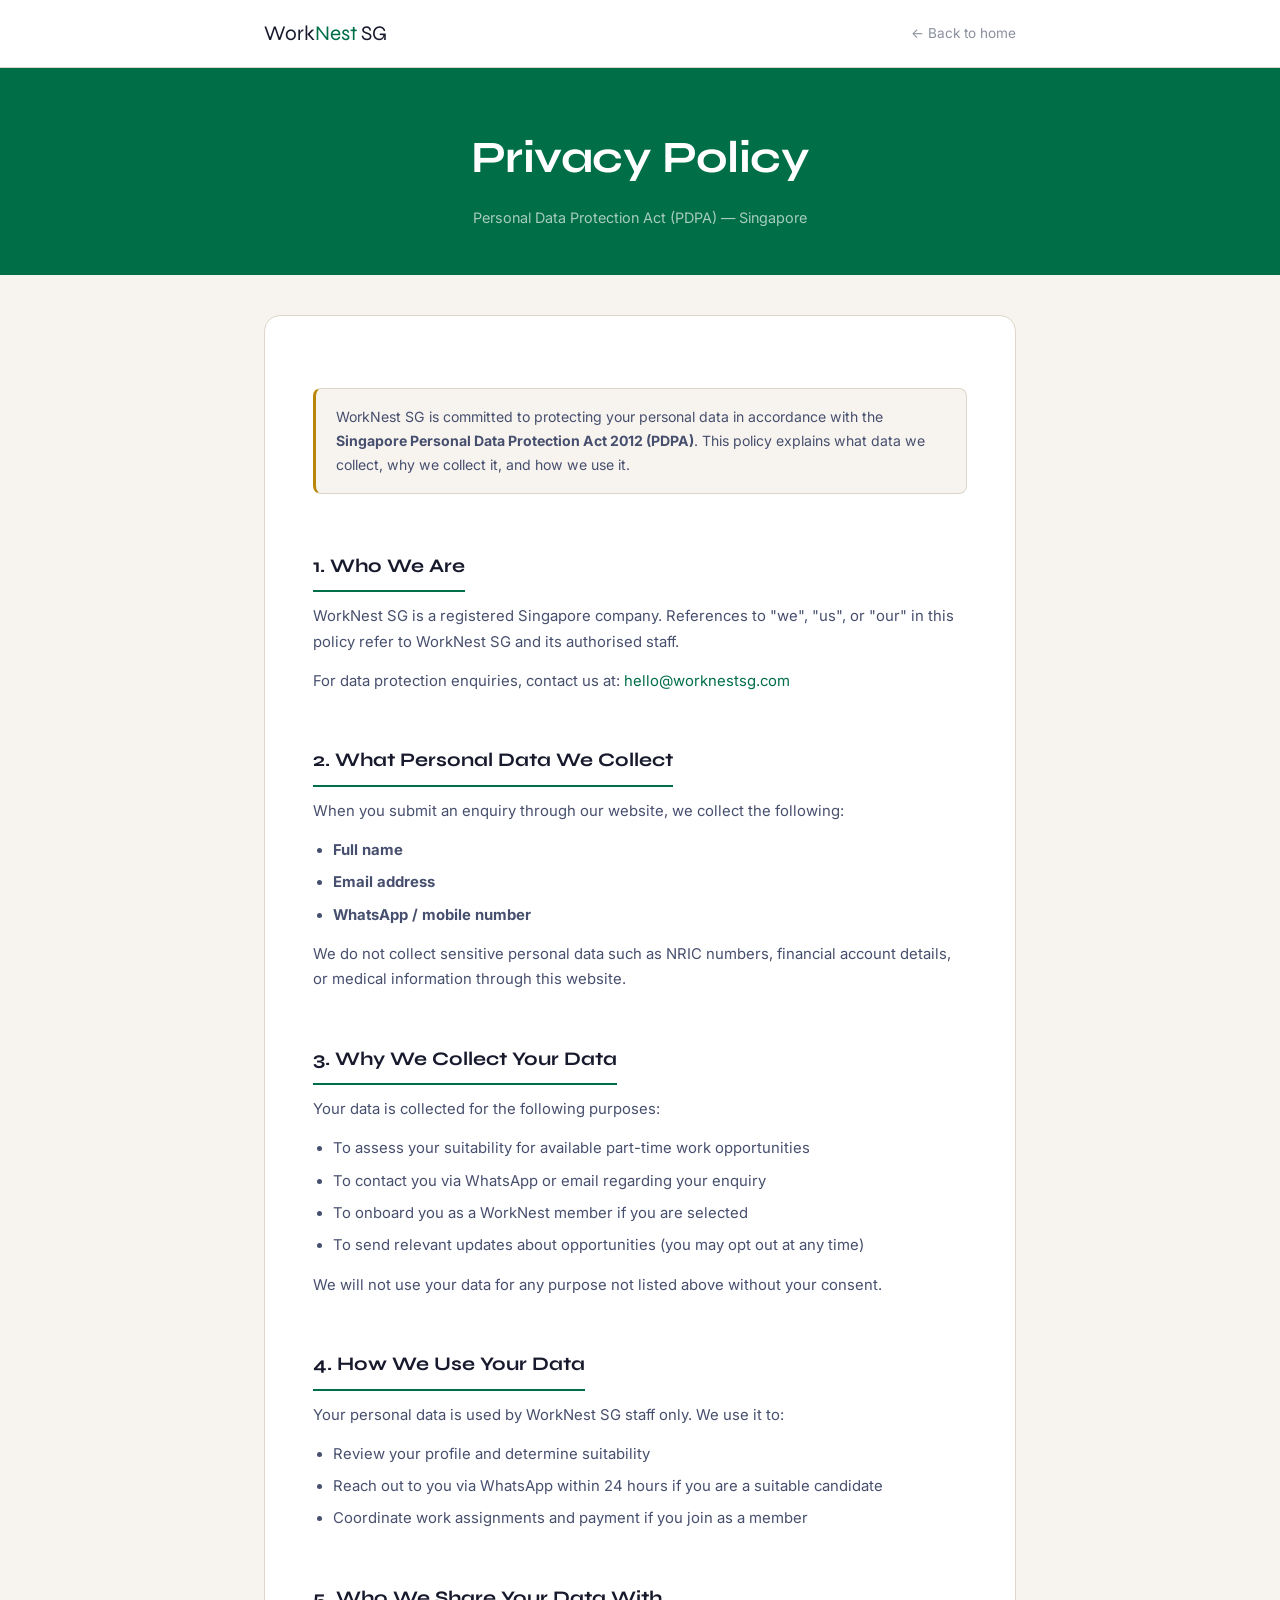
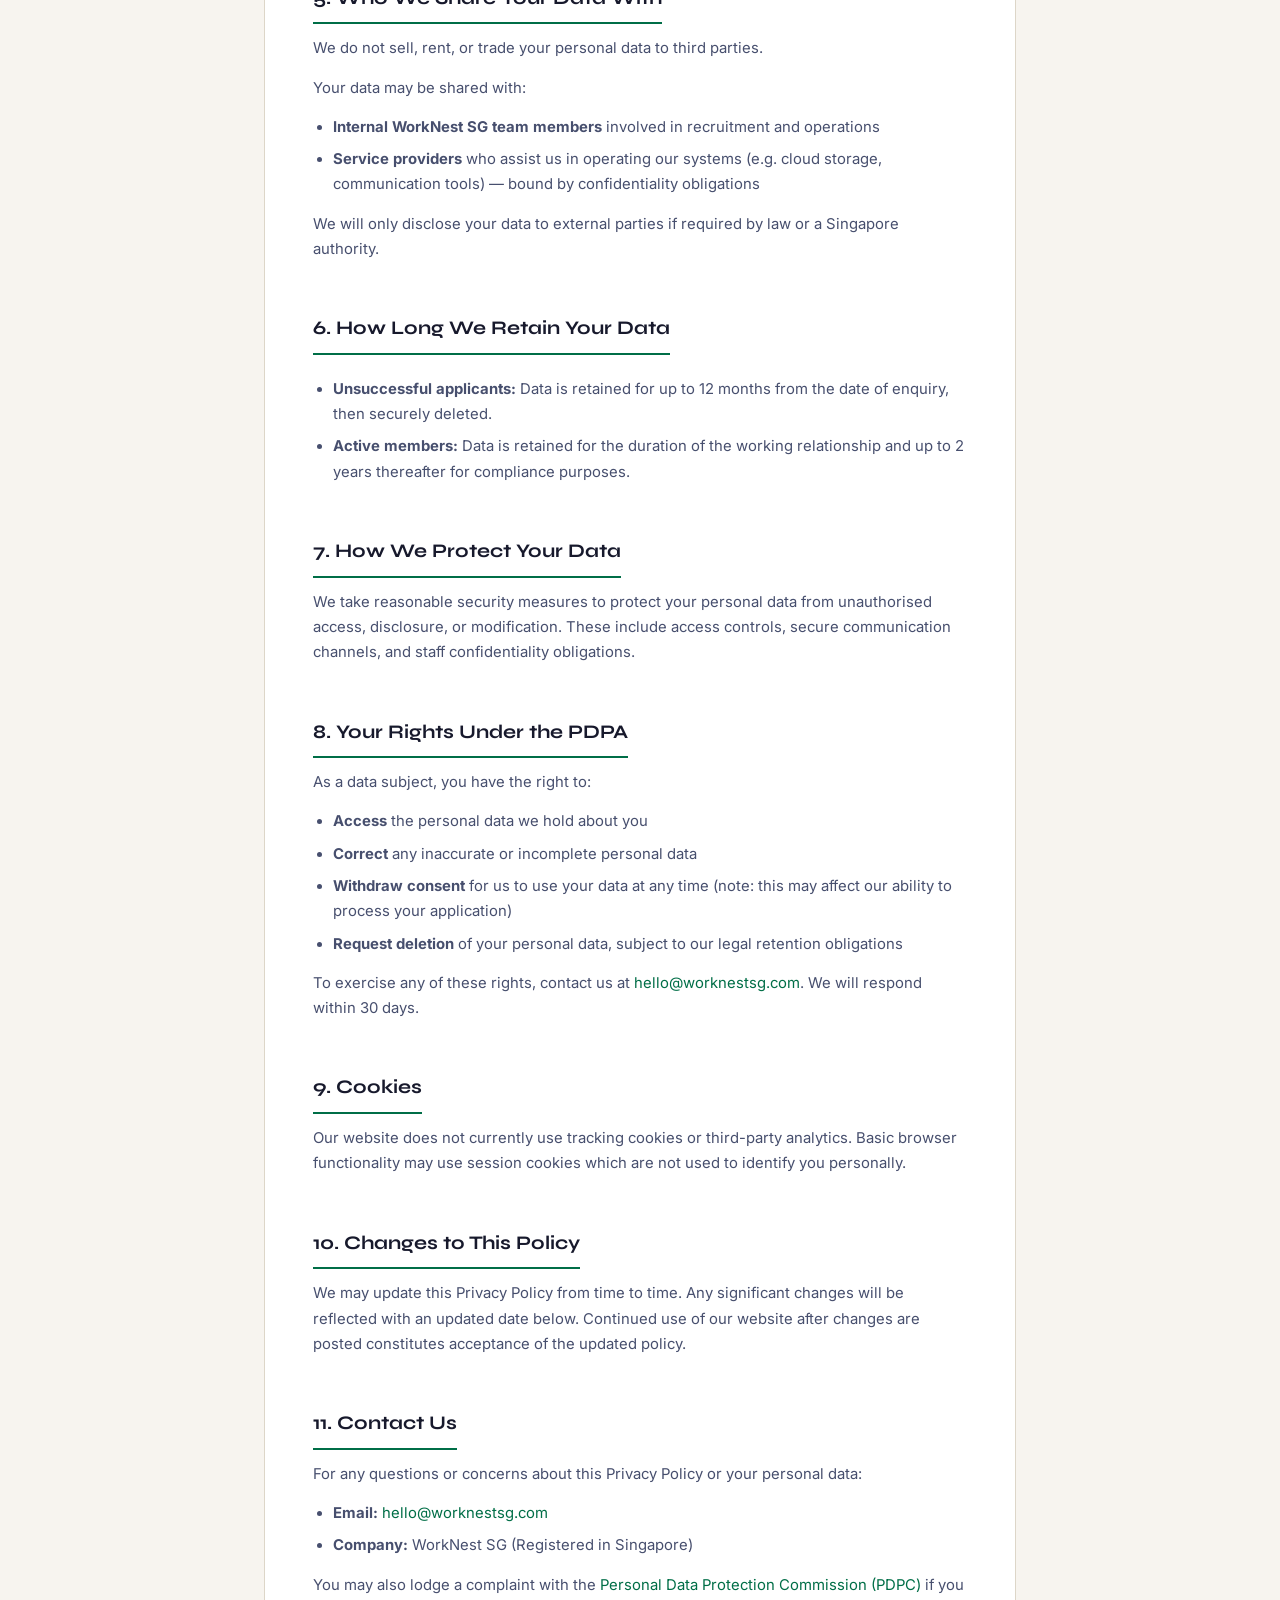
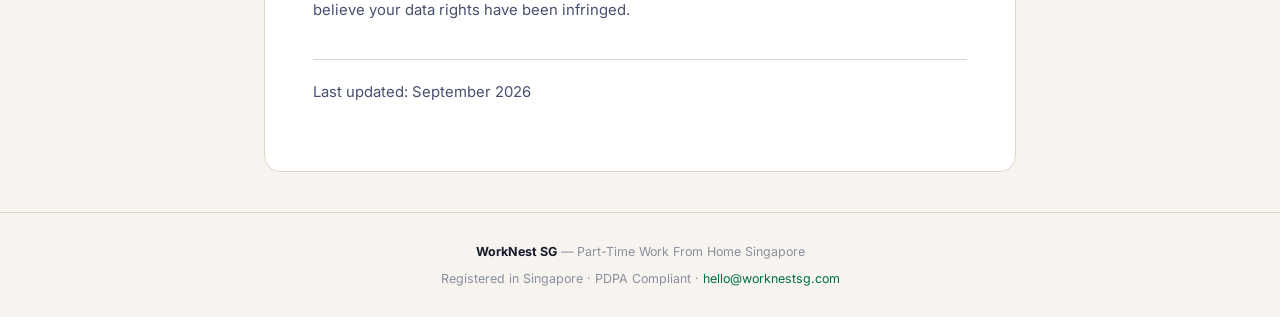
<file: pdpa/index.html>
<!DOCTYPE html>
<html lang="en">
<head>
  <meta charset="UTF-8" />
  <meta name="viewport" content="width=device-width, initial-scale=1.0" />
  <title>Privacy Policy (PDPA) | WorkNest SG</title>
  <meta name="description" content="WorkNest SG's Privacy Policy — how we collect, use, and protect your personal data in accordance with Singapore's Personal Data Protection Act (PDPA)." />
  <meta name="robots" content="noindex" />

  <link rel="preconnect" href="https://fonts.googleapis.com" />
  <link rel="preconnect" href="https://fonts.gstatic.com" crossorigin />
  <link href="https://fonts.googleapis.com/css2?family=Inter:wght@300;400;500;600;700;800&family=Syne:wght@700;800&display=swap" rel="stylesheet" />

  <link rel="stylesheet" href="../css/style.css" />
  <link rel="icon" href="../favicon.ico?v=wn" sizes="any" />
  <link rel="icon" type="image/png" href="../favicon.png?v=wn" sizes="32x32" />
  <link rel="apple-touch-icon" href="../apple-touch-icon.png?v=wn" />
</head>
<body class="pdpa">

<nav>
  <div class="container nav-inner">
    <a href="../" class="logo">Work<span>Nest</span> SG</a>
    <a href="../" class="back-link">← Back to home</a>
  </div>
</nav>

<div class="page-header">
  <div class="container">
    <h1>Privacy Policy</h1>
    <p>Personal Data Protection Act (PDPA) — Singapore</p>
  </div>
</div>

<div class="container">
  <div class="content">

    <div class="highlight-box">
      <p>WorkNest SG is committed to protecting your personal data in accordance with the <strong>Singapore Personal Data Protection Act 2012 (PDPA)</strong>. This policy explains what data we collect, why we collect it, and how we use it.</p>
    </div>

    <h2>1. Who We Are</h2>
    <p>WorkNest SG is a registered Singapore company. References to "we", "us", or "our" in this policy refer to WorkNest SG and its authorised staff.</p>
    <p>For data protection enquiries, contact us at: <a href="mailto:hello@worknestsg.com">hello@worknestsg.com</a></p>

    <h2>2. What Personal Data We Collect</h2>
    <p>When you submit an enquiry through our website, we collect the following:</p>
    <ul>
      <li><strong>Full name</strong></li>
      <li><strong>Email address</strong></li>
      <li><strong>WhatsApp / mobile number</strong></li>
    </ul>
    <p>We do not collect sensitive personal data such as NRIC numbers, financial account details, or medical information through this website.</p>

    <h2>3. Why We Collect Your Data</h2>
    <p>Your data is collected for the following purposes:</p>
    <ul>
      <li>To assess your suitability for available part-time work opportunities</li>
      <li>To contact you via WhatsApp or email regarding your enquiry</li>
      <li>To onboard you as a WorkNest member if you are selected</li>
      <li>To send relevant updates about opportunities (you may opt out at any time)</li>
    </ul>
    <p>We will not use your data for any purpose not listed above without your consent.</p>

    <h2>4. How We Use Your Data</h2>
    <p>Your personal data is used by WorkNest SG staff only. We use it to:</p>
    <ul>
      <li>Review your profile and determine suitability</li>
      <li>Reach out to you via WhatsApp within 24 hours if you are a suitable candidate</li>
      <li>Coordinate work assignments and payment if you join as a member</li>
    </ul>

    <h2>5. Who We Share Your Data With</h2>
    <p>We do not sell, rent, or trade your personal data to third parties.</p>
    <p>Your data may be shared with:</p>
    <ul>
      <li><strong>Internal WorkNest SG team members</strong> involved in recruitment and operations</li>
      <li><strong>Service providers</strong> who assist us in operating our systems (e.g. cloud storage, communication tools) — bound by confidentiality obligations</li>
    </ul>
    <p>We will only disclose your data to external parties if required by law or a Singapore authority.</p>

    <h2>6. How Long We Retain Your Data</h2>
    <ul>
      <li><strong>Unsuccessful applicants:</strong> Data is retained for up to 12 months from the date of enquiry, then securely deleted.</li>
      <li><strong>Active members:</strong> Data is retained for the duration of the working relationship and up to 2 years thereafter for compliance purposes.</li>
    </ul>

    <h2>7. How We Protect Your Data</h2>
    <p>We take reasonable security measures to protect your personal data from unauthorised access, disclosure, or modification. These include access controls, secure communication channels, and staff confidentiality obligations.</p>

    <h2>8. Your Rights Under the PDPA</h2>
    <p>As a data subject, you have the right to:</p>
    <ul>
      <li><strong>Access</strong> the personal data we hold about you</li>
      <li><strong>Correct</strong> any inaccurate or incomplete personal data</li>
      <li><strong>Withdraw consent</strong> for us to use your data at any time (note: this may affect our ability to process your application)</li>
      <li><strong>Request deletion</strong> of your personal data, subject to our legal retention obligations</li>
    </ul>
    <p>To exercise any of these rights, contact us at <a href="mailto:hello@worknestsg.com">hello@worknestsg.com</a>. We will respond within 30 days.</p>

    <h2>9. Cookies</h2>
    <p>Our website does not currently use tracking cookies or third-party analytics. Basic browser functionality may use session cookies which are not used to identify you personally.</p>

    <h2>10. Changes to This Policy</h2>
    <p>We may update this Privacy Policy from time to time. Any significant changes will be reflected with an updated date below. Continued use of our website after changes are posted constitutes acceptance of the updated policy.</p>

    <h2>11. Contact Us</h2>
    <p>For any questions or concerns about this Privacy Policy or your personal data:</p>
    <ul>
      <li><strong>Email:</strong> <a href="mailto:hello@worknestsg.com">hello@worknestsg.com</a></li>
      <li><strong>Company:</strong> WorkNest SG (Registered in Singapore)</li>
    </ul>
    <p>You may also lodge a complaint with the <a href="https://www.pdpc.gov.sg" target="_blank" rel="noopener">Personal Data Protection Commission (PDPC)</a> if you believe your data rights have been infringed.</p>

    <p class="last-updated">Last updated: September 2026</p>
  </div>
</div>

<footer>
  <div class="container">
    <p style="margin-bottom:5px"><strong>WorkNest SG</strong> — Part-Time Work From Home Singapore</p>
    <p>Registered in Singapore · PDPA Compliant · <a href="mailto:hello@worknestsg.com">hello@worknestsg.com</a></p>
  </div>
</footer>

</body>
</html>
</file>
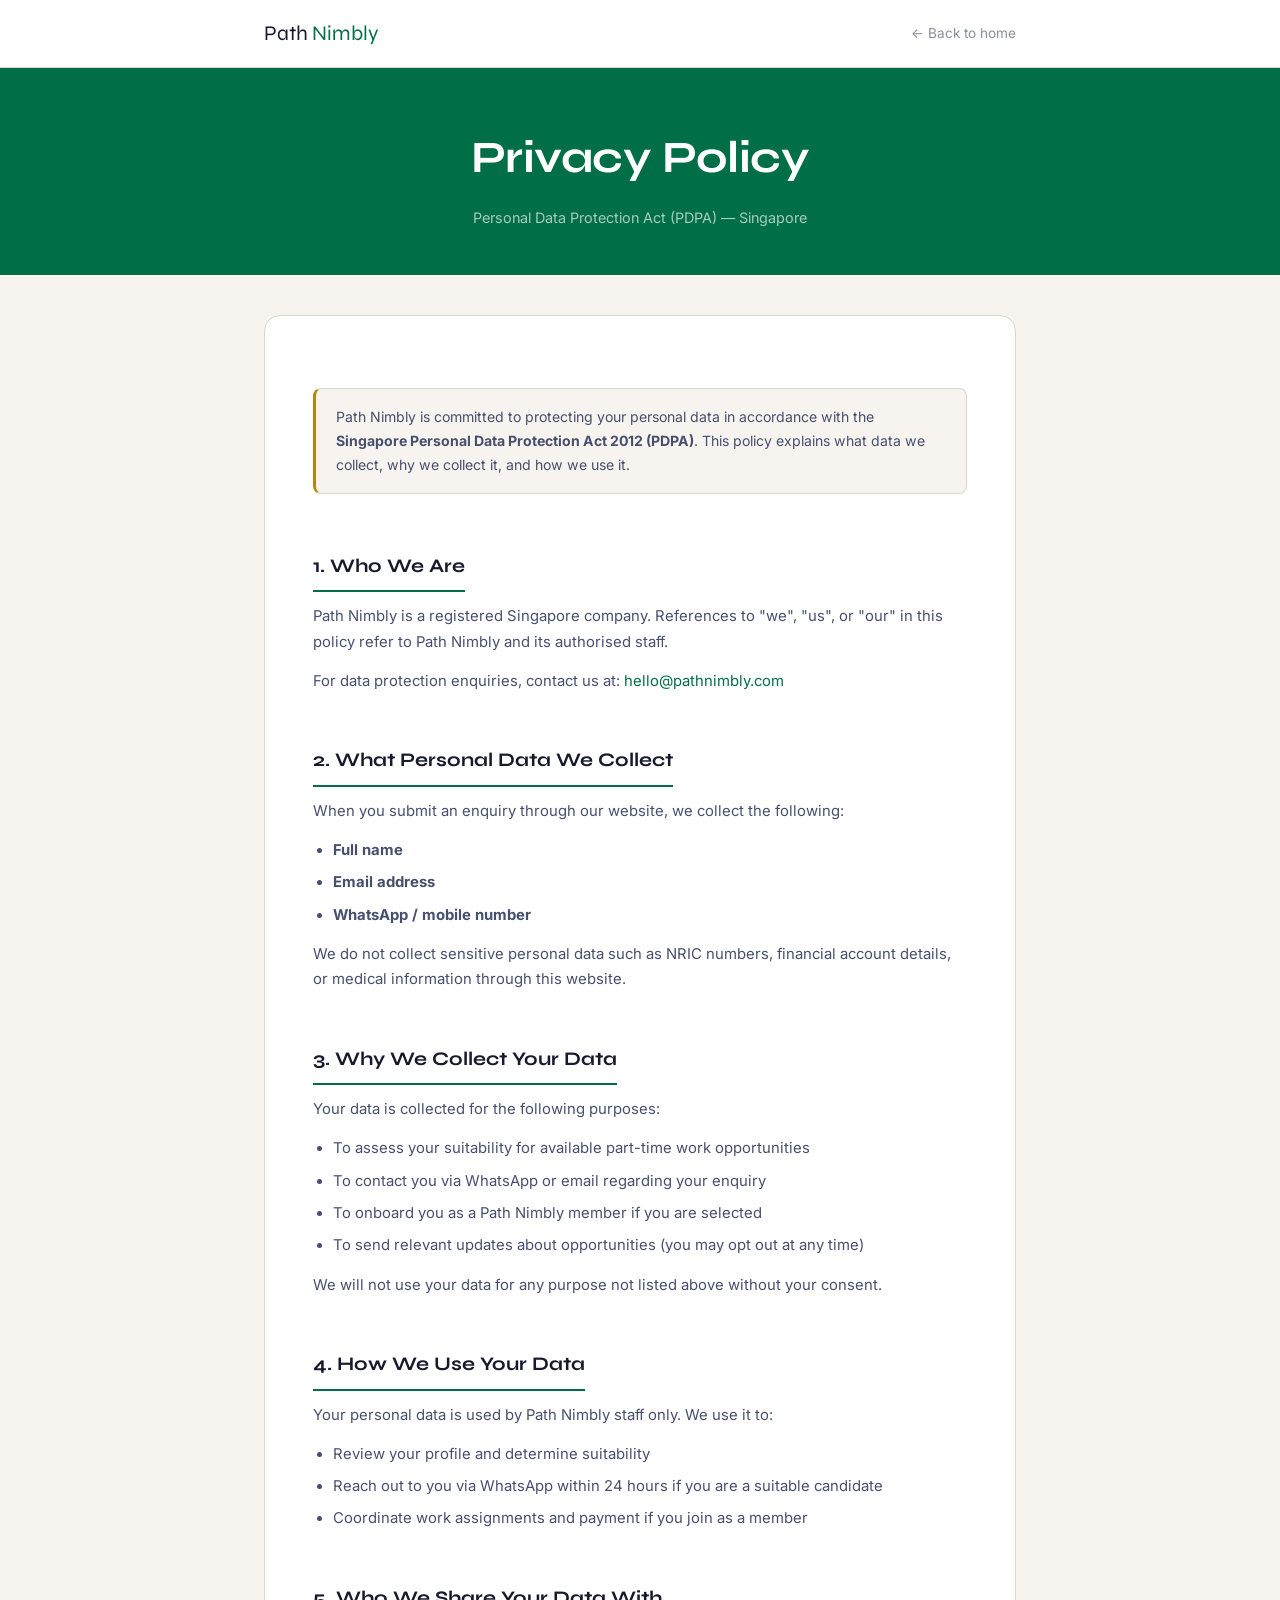
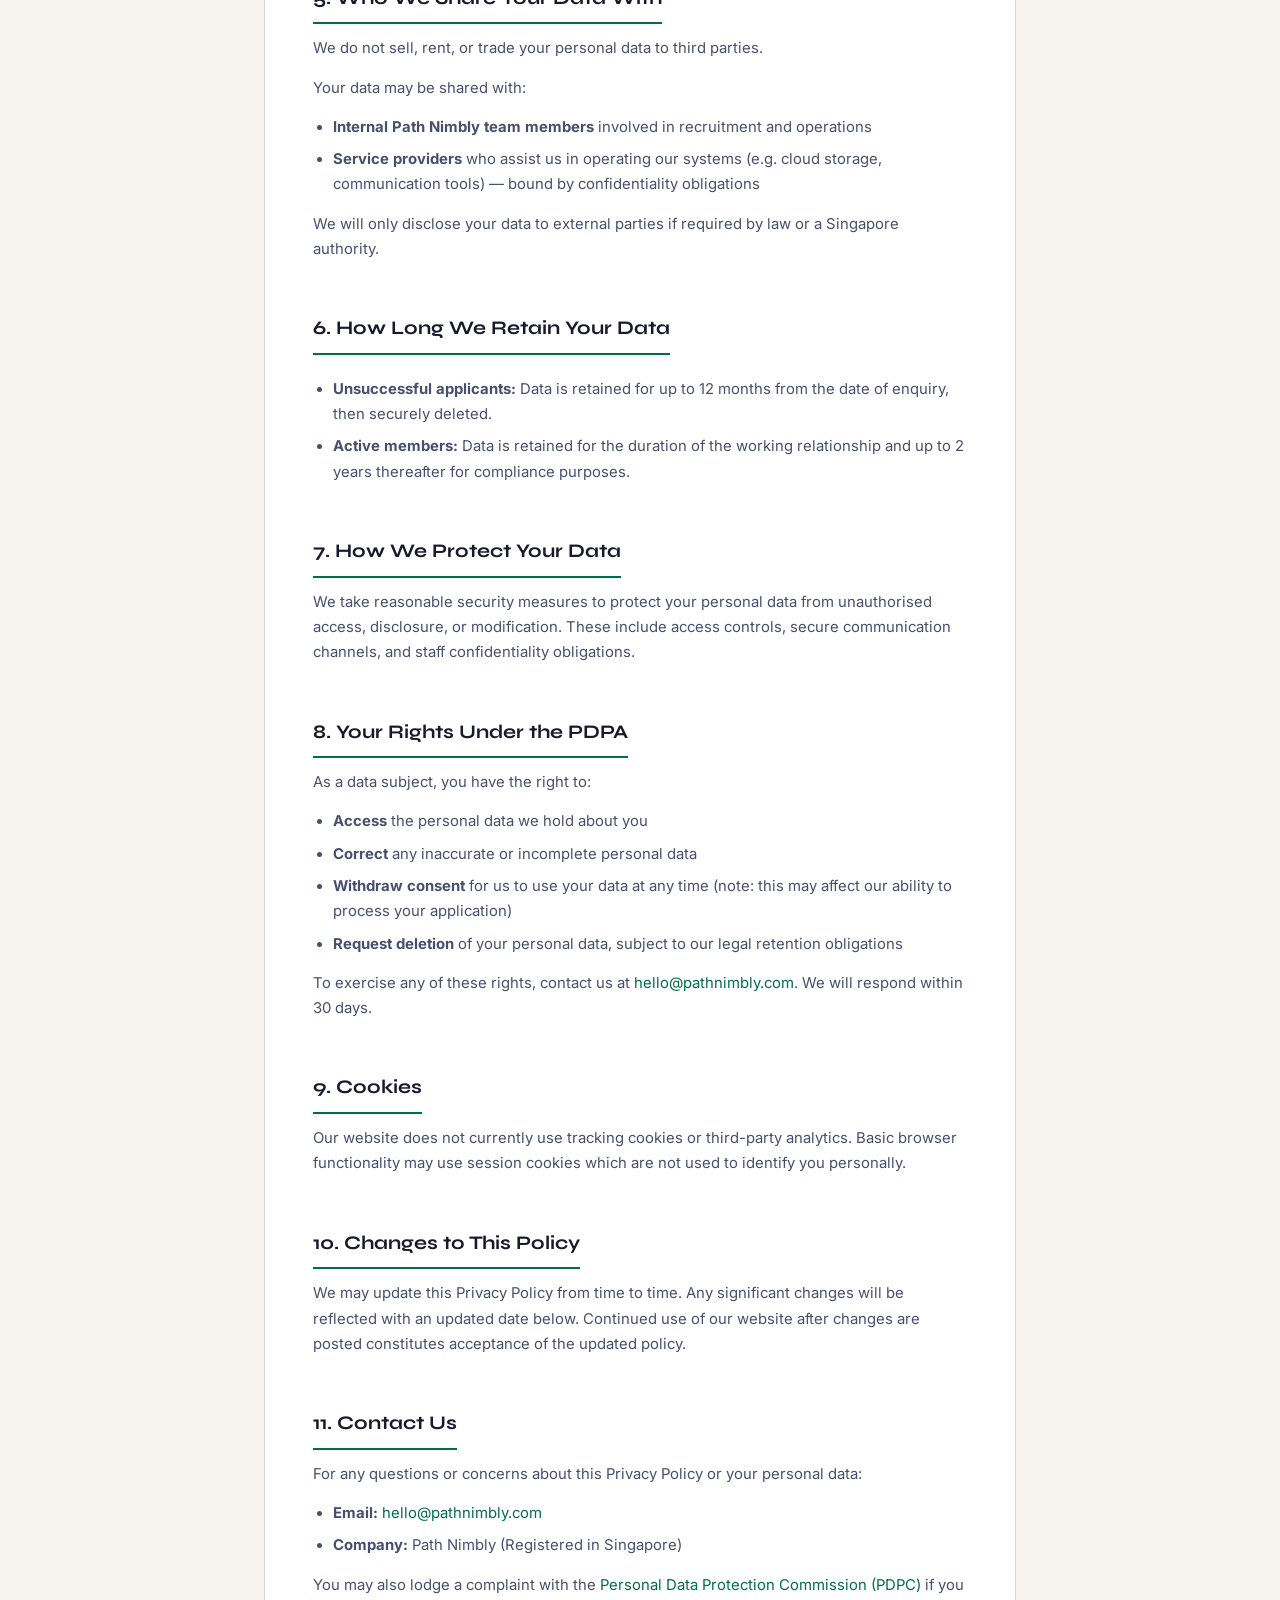
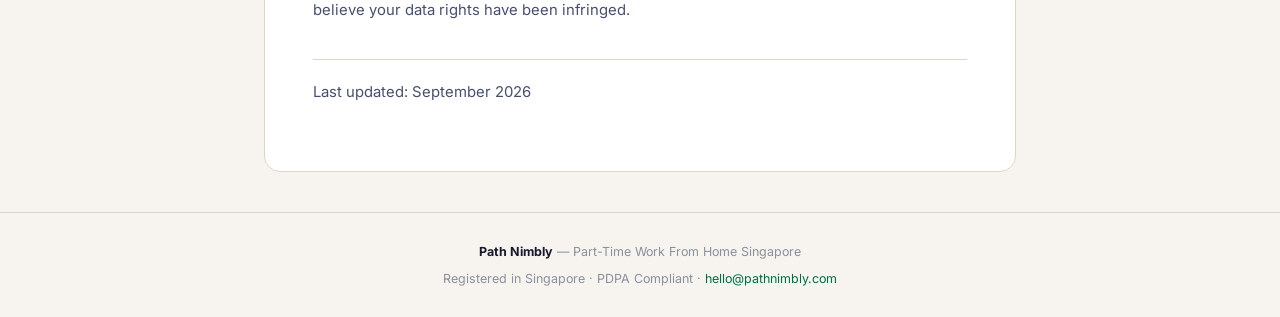
<file: privacy-policy/index.html>
<!DOCTYPE html>
<html lang="en">
<head>
  <meta charset="UTF-8" />
  <meta name="viewport" content="width=device-width, initial-scale=1.0" />
  <title>Privacy Policy (PDPA) | Path Nimbly</title>
  <meta name="description" content="Path Nimbly's Privacy Policy — how we collect, use, and protect your personal data in accordance with Singapore's Personal Data Protection Act (PDPA)." />
  <meta name="robots" content="noindex" />

  <link rel="preconnect" href="https://fonts.googleapis.com" />
  <link rel="preconnect" href="https://fonts.gstatic.com" crossorigin />
  <link href="https://fonts.googleapis.com/css2?family=Inter:wght@300;400;500;600;700;800&family=Syne:wght@700;800&display=swap" rel="stylesheet" />

  <link rel="stylesheet" href="../style.css" />
  <link rel="icon" type="image/png" href="../favicon.png?v=pathnimbly" sizes="512x512" />
  <link rel="apple-touch-icon" href="../apple-touch-icon.png?v=pathnimbly" />
</head>
<body class="pdpa">

<nav>
  <div class="container nav-inner">
    <a href="../" class="logo">Path <span>Nimbly</span></a>
    <a href="../" class="back-link">← Back to home</a>
  </div>
</nav>

<div class="page-header">
  <div class="container">
    <h1>Privacy Policy</h1>
    <p>Personal Data Protection Act (PDPA) — Singapore</p>
  </div>
</div>

<div class="container">
  <div class="content">

    <div class="highlight-box">
      <p>Path Nimbly is committed to protecting your personal data in accordance with the <strong>Singapore Personal Data Protection Act 2012 (PDPA)</strong>. This policy explains what data we collect, why we collect it, and how we use it.</p>
    </div>

    <h2>1. Who We Are</h2>
    <p>Path Nimbly is a registered Singapore company. References to "we", "us", or "our" in this policy refer to Path Nimbly and its authorised staff.</p>
    <p>For data protection enquiries, contact us at: <a href="mailto:hello@pathnimbly.com">hello@pathnimbly.com</a></p>

    <h2>2. What Personal Data We Collect</h2>
    <p>When you submit an enquiry through our website, we collect the following:</p>
    <ul>
      <li><strong>Full name</strong></li>
      <li><strong>Email address</strong></li>
      <li><strong>WhatsApp / mobile number</strong></li>
    </ul>
    <p>We do not collect sensitive personal data such as NRIC numbers, financial account details, or medical information through this website.</p>

    <h2>3. Why We Collect Your Data</h2>
    <p>Your data is collected for the following purposes:</p>
    <ul>
      <li>To assess your suitability for available part-time work opportunities</li>
      <li>To contact you via WhatsApp or email regarding your enquiry</li>
      <li>To onboard you as a Path Nimbly member if you are selected</li>
      <li>To send relevant updates about opportunities (you may opt out at any time)</li>
    </ul>
    <p>We will not use your data for any purpose not listed above without your consent.</p>

    <h2>4. How We Use Your Data</h2>
    <p>Your personal data is used by Path Nimbly staff only. We use it to:</p>
    <ul>
      <li>Review your profile and determine suitability</li>
      <li>Reach out to you via WhatsApp within 24 hours if you are a suitable candidate</li>
      <li>Coordinate work assignments and payment if you join as a member</li>
    </ul>

    <h2>5. Who We Share Your Data With</h2>
    <p>We do not sell, rent, or trade your personal data to third parties.</p>
    <p>Your data may be shared with:</p>
    <ul>
      <li><strong>Internal Path Nimbly team members</strong> involved in recruitment and operations</li>
      <li><strong>Service providers</strong> who assist us in operating our systems (e.g. cloud storage, communication tools) — bound by confidentiality obligations</li>
    </ul>
    <p>We will only disclose your data to external parties if required by law or a Singapore authority.</p>

    <h2>6. How Long We Retain Your Data</h2>
    <ul>
      <li><strong>Unsuccessful applicants:</strong> Data is retained for up to 12 months from the date of enquiry, then securely deleted.</li>
      <li><strong>Active members:</strong> Data is retained for the duration of the working relationship and up to 2 years thereafter for compliance purposes.</li>
    </ul>

    <h2>7. How We Protect Your Data</h2>
    <p>We take reasonable security measures to protect your personal data from unauthorised access, disclosure, or modification. These include access controls, secure communication channels, and staff confidentiality obligations.</p>

    <h2>8. Your Rights Under the PDPA</h2>
    <p>As a data subject, you have the right to:</p>
    <ul>
      <li><strong>Access</strong> the personal data we hold about you</li>
      <li><strong>Correct</strong> any inaccurate or incomplete personal data</li>
      <li><strong>Withdraw consent</strong> for us to use your data at any time (note: this may affect our ability to process your application)</li>
      <li><strong>Request deletion</strong> of your personal data, subject to our legal retention obligations</li>
    </ul>
    <p>To exercise any of these rights, contact us at <a href="mailto:hello@pathnimbly.com">hello@pathnimbly.com</a>. We will respond within 30 days.</p>

    <h2>9. Cookies</h2>
    <p>Our website does not currently use tracking cookies or third-party analytics. Basic browser functionality may use session cookies which are not used to identify you personally.</p>

    <h2>10. Changes to This Policy</h2>
    <p>We may update this Privacy Policy from time to time. Any significant changes will be reflected with an updated date below. Continued use of our website after changes are posted constitutes acceptance of the updated policy.</p>

    <h2>11. Contact Us</h2>
    <p>For any questions or concerns about this Privacy Policy or your personal data:</p>
    <ul>
      <li><strong>Email:</strong> <a href="mailto:hello@pathnimbly.com">hello@pathnimbly.com</a></li>
      <li><strong>Company:</strong> Path Nimbly (Registered in Singapore)</li>
    </ul>
    <p>You may also lodge a complaint with the <a href="https://www.pdpc.gov.sg" target="_blank" rel="noopener">Personal Data Protection Commission (PDPC)</a> if you believe your data rights have been infringed.</p>

    <p class="last-updated">Last updated: September 2026</p>
  </div>
</div>

<footer>
  <div class="container">
    <p style="margin-bottom:5px"><strong>Path Nimbly</strong> — Part-Time Work From Home Singapore</p>
    <p>Registered in Singapore · PDPA Compliant · <a href="mailto:hello@pathnimbly.com">hello@pathnimbly.com</a></p>
  </div>
</footer>

</body>
</html>
</file>
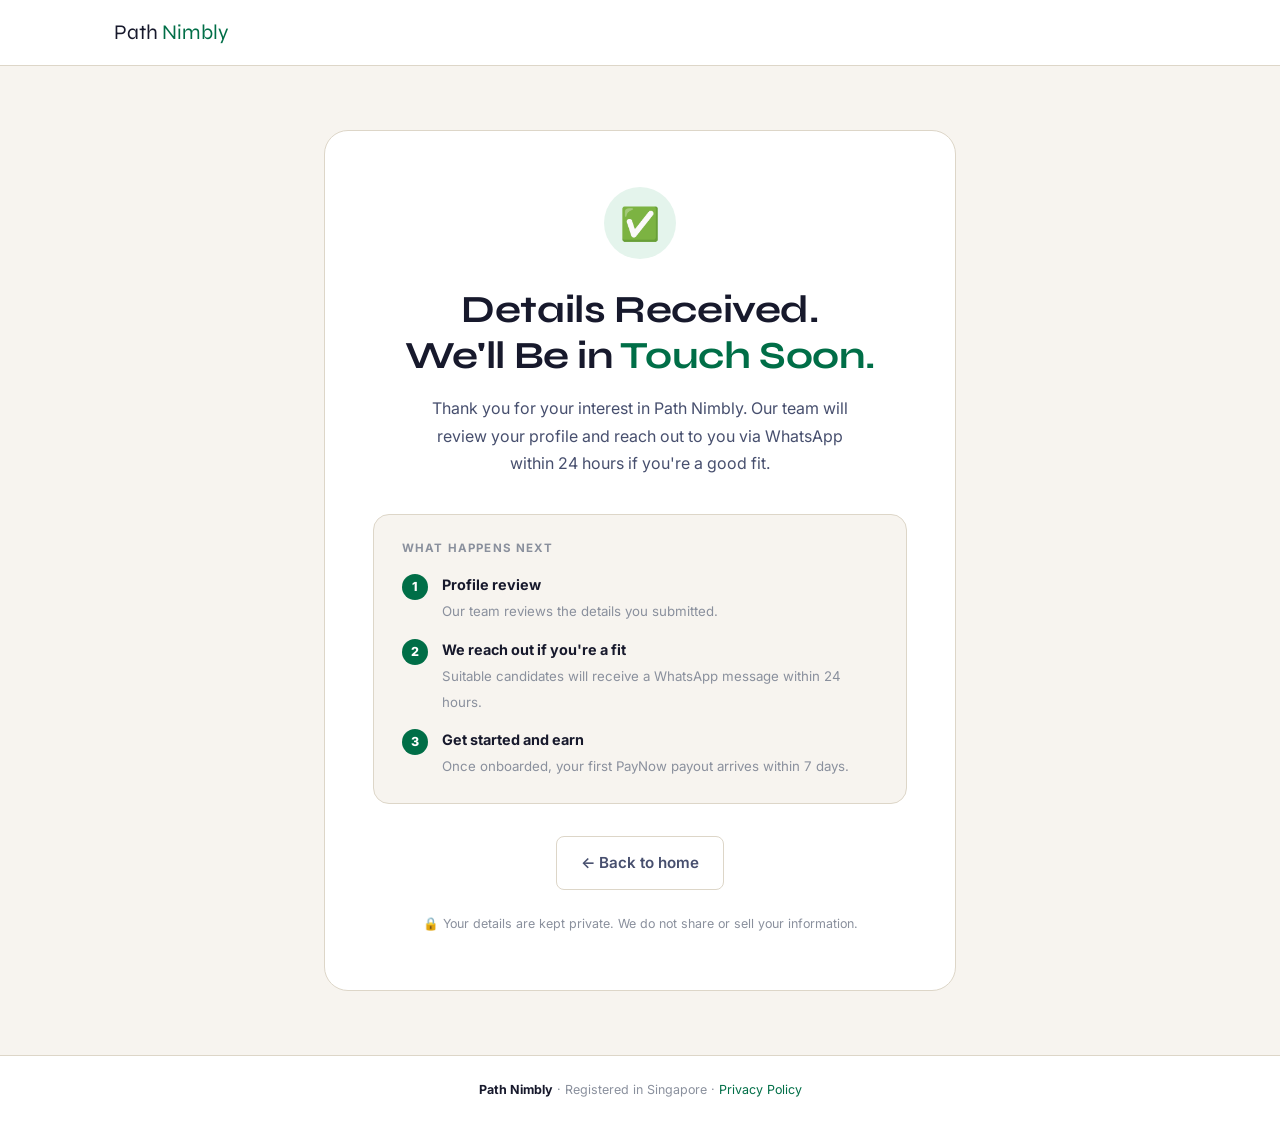
<file: thank-you/index.html>
<!DOCTYPE html>
<html lang="en">
<head>
  <meta charset="UTF-8" />
  <meta name="viewport" content="width=device-width, initial-scale=1.0" />
  <title>Details Received | Path Nimbly</title>
  <meta name="robots" content="noindex" />

  <link rel="preconnect" href="https://fonts.googleapis.com" />
  <link rel="preconnect" href="https://fonts.gstatic.com" crossorigin />
  <link href="https://fonts.googleapis.com/css2?family=Inter:wght@300;400;500;600;700;800&family=Syne:wght@700;800&display=swap" rel="stylesheet" />

  <link rel="stylesheet" href="../style.css" />
  <link rel="icon" type="image/png" href="../favicon.png?v=pathnimbly" sizes="512x512" />
  <link rel="apple-touch-icon" href="../apple-touch-icon.png?v=pathnimbly" />
</head>
<body class="thanks">

<nav>
  <div class="nav-inner">
    <div class="logo">Path <span>Nimbly</span></div>
  </div>
</nav>

<main>
  <div class="container">
    <div class="card">
      <div class="icon-wrap">✅</div>

      <h1>Details Received.<br />We'll Be in <em>Touch Soon.</em></h1>

      <p class="sub">
        Thank you for your interest in Path Nimbly. Our team will review your profile and reach out to you via WhatsApp within 24 hours if you're a good fit.
      </p>

      <div class="what-next">
        <h3>What happens next</h3>
        <div class="step-row">
          <div class="step-dot">1</div>
          <div class="step-text">
            <strong>Profile review</strong>
            <span>Our team reviews the details you submitted.</span>
          </div>
        </div>
        <div class="step-row">
          <div class="step-dot">2</div>
          <div class="step-text">
            <strong>We reach out if you're a fit</strong>
            <span>Suitable candidates will receive a WhatsApp message within 24 hours.</span>
          </div>
        </div>
        <div class="step-row">
          <div class="step-dot">3</div>
          <div class="step-text">
            <strong>Get started and earn</strong>
            <span>Once onboarded, your first PayNow payout arrives within 7 days.</span>
          </div>
        </div>
      </div>

      <div class="btn-group">
        <a href="../" class="btn-ghost">← Back to home</a>
      </div>

      <p class="note">🔒 Your details are kept private. We do not share or sell your information.</p>
    </div>
  </div>
</main>

<footer>
  <div class="container">
    <p><strong>Path Nimbly</strong> · Registered in Singapore · <a href="../privacy-policy/">Privacy Policy</a></p>
  </div>
</footer>

</body>
</html>
</file>
<file: style.css>
/* Home */
*, *::before, *::after { box-sizing: border-box; margin: 0; padding: 0; }

    body.home {
      --forest:    #1B4332;
      --forest-d:  #133227;
      --forest-m:  #2D6A4F;
      --forest-lt: #D8EDDF;
      --cream:     #F8FAF8;
      --off:       #F2F7F3;
      --white:     #FFFFFF;
      --ink:       #111827;
      --ink2:      #4B5563;
      --muted:     #9CA3AF;
      --border:    #E5E7EB;
      --gold:      #C4943A;
      --gold-lt:   #FEF9EC;
      --wa:        #25D366;
      --wa-d:      #1DAA54;
      --serif:     'DM Serif Display', Georgia, serif;
      --display:   'Syne', sans-serif;
      --body:      'Inter', sans-serif;
    }

    html { scroll-behavior: smooth; }
    body.home {
      font-family: var(--body);
      background: var(--white);
      color: var(--ink);
      line-height: 1.6;
      overflow-x: hidden;
    }
    body.home a { color: inherit; text-decoration: none; }
    body.home img { display: block; max-width: 100%; }

    /* ── Container ── */
    body.home .c { width: 100%; max-width: 1140px; margin-inline: auto; padding-inline: 20px; }
    @media (min-width: 640px)  { body.home .c { padding-inline: 28px; } }
    @media (min-width: 1024px) { body.home .c { padding-inline: 40px; } }

    /* ── Section spacing ── */
    body.home .sec { padding-block: 64px; }
    @media (min-width: 768px) { body.home .sec { padding-block: 96px; } }
    @media (min-width: 1024px) { body.home .sec { padding-block: 112px; } }

    /* ── Reveal ── */
    body.home .rev { opacity: 0; transform: translateY(20px); transition: opacity 0.65s cubic-bezier(0.16,1,0.3,1), transform 0.65s cubic-bezier(0.16,1,0.3,1); }
    body.home .rev.in { opacity: 1; transform: none; }
    body.home .d1 { transition-delay: 0.07s; } body.home .d2 { transition-delay: 0.14s; }
    body.home .d3 { transition-delay: 0.21s; } body.home .d4 { transition-delay: 0.28s; }

    /* ── Section tag ── */
    body.home .stag {
      display: inline-block;
      font-size: 0.72rem; font-weight: 600; letter-spacing: 0.12em; text-transform: uppercase;
      color: var(--forest-m); background: var(--forest-lt);
      padding: 5px 14px; border-radius: 20px; margin-bottom: 20px;
    }
    body.home .stag.inv { color: #A8D5B5; background: rgba(168,213,181,0.15); }
    body.home .stag.gold { color: var(--gold); background: var(--gold-lt); }

    /* ── Headings ── */
    body.home .h1 {
      font-family: var(--serif);
      font-size: clamp(2.6rem, 7vw, 5rem);
      line-height: 1.05; letter-spacing: -0.025em;
      color: var(--ink); margin-bottom: 20px;
    }
    body.home .h1 em { font-style: italic; color: var(--forest); }
    body.home .h2 {
      font-family: var(--serif);
      font-size: clamp(2rem, 4.5vw, 3.2rem);
      line-height: 1.1; letter-spacing: -0.015em;
      color: var(--ink); margin-bottom: 14px;
    }
    body.home .h2 em { font-style: italic; color: var(--gold); }
    body.home .h2.inv { color: #fff; }
    body.home .h2.inv em { color: #A8D5B5; }
    body.home .h3 {
      font-family: var(--display);
      font-size: clamp(1.5rem, 3vw, 2.2rem);
      line-height: 1.15; letter-spacing: -0.02em;
      color: var(--ink); margin-bottom: 12px;
    }
    body.home .sub { font-size: 1rem; color: var(--ink2); line-height: 1.75; max-width: 480px; }
    body.home .sub.wide { max-width: 600px; }
    body.home .sub.inv { color: rgba(255,255,255,0.55); }
    body.home .sub.ctr { margin-inline: auto; }

    /* ── Buttons ── */
    body.home .btn {
      display: inline-flex; align-items: center; justify-content: center; gap: 8px;
      font-family: var(--body); font-weight: 600; font-size: 0.94rem;
      padding: 15px 28px; border-radius: 8px; cursor: pointer;
      transition: all 0.2s cubic-bezier(0.16,1,0.3,1);
      white-space: nowrap; border: none; min-height: 52px; text-align: center;
    }
    body.home .btn-full { width: 100%; }
    body.home .btn-forest { background: var(--forest); color: #fff; }
    body.home .btn-forest:hover { background: var(--forest-d); transform: translateY(-2px); box-shadow: 0 8px 24px rgba(27,67,50,0.25); }
    body.home .btn-dark { background: var(--ink); color: #fff; }
    body.home .btn-dark:hover { background: #1f2937; transform: translateY(-2px); }
    body.home .btn-ol { background: transparent; color: var(--ink); border: 1.5px solid var(--border); }
    body.home .btn-ol:hover { border-color: var(--ink); transform: translateY(-2px); }
    body.home .btn-ol-w { background: transparent; color: rgba(255,255,255,0.8); border: 1.5px solid rgba(255,255,255,0.25); }
    body.home .btn-ol-w:hover { border-color: rgba(255,255,255,0.6); color: #fff; }
    body.home .btn-white { background: #fff; color: var(--forest); }
    body.home .btn-white:hover { background: var(--cream); transform: translateY(-2px); }

    /* ════════════════════════════════
       TICKER
    ════════════════════════════════ */
    body.home .ticker { background: var(--forest); overflow: hidden; white-space: nowrap; }
    body.home .ticker-t { display: inline-flex; animation: tick 42s linear infinite; padding: 9px 0; }
    body.home .ticker-t span { padding-inline: 28px; font-size: 0.72rem; font-weight: 500; letter-spacing: 0.04em; color: rgba(255,255,255,0.62); }
    @keyframes tick { from { transform: translateX(0); } to { transform: translateX(-50%); } }

    /* ════════════════════════════════
       NAV
    ════════════════════════════════ */
    body.home nav {
      position: sticky; top: 0; z-index: 300;
      background: rgba(255,255,255,0.97); backdrop-filter: blur(20px);
      border-bottom: 1px solid var(--border);
    }
    body.home .nav-i {
      display: flex; align-items: center; justify-content: space-between;
      padding-block: 14px;
    }
    body.home .logo { font-family: var(--display); font-size: 1.18rem; color: var(--ink); letter-spacing: -0.02em; flex-shrink: 0; }
    body.home .logo span { color: var(--forest); }
    body.home .nav-links { display: none; gap: 28px; }
    @media (min-width: 900px) { body.home .nav-links { display: flex; } }
    body.home .nav-links a { font-size: 0.84rem; color: var(--ink2); font-weight: 500; transition: color 0.2s; }
    body.home .nav-links a:hover { color: var(--ink); }
    body.home .nav-cta { display: none; }
    @media (min-width: 640px) { body.home .nav-cta { display: inline-flex; } }

    /* ════════════════════════════════
       HERO — mobile-first, cream bg
       Mobile: single column, centered
       Desktop: split grid (content + stats)
    ════════════════════════════════ */
    body.home .hero { background: var(--cream); position: relative; overflow: hidden; }

    /* Mobile: single column, padded */
    body.home .hero-inner {
      display: flex; flex-direction: column;
      padding-block: 56px 48px;
      text-align: center;
      align-items: center;
    }
    body.home .hero-inner .h1 { max-width: 560px; }
    body.home .hero-inner .sub { max-width: 440px; margin-inline: auto; margin-bottom: 32px; }

    body.home .hero-btns {
      display: flex; flex-direction: column; gap: 12px;
      width: 100%; max-width: 360px;
    }
    @media (min-width: 480px) {
      body.home .hero-btns { flex-direction: row; flex-wrap: wrap; justify-content: center; max-width: none; width: auto; }
      body.home .hero-btns .btn-full { width: auto; }
    }

    /* Desktop: split grid — left-align with the nav brand */
    @media (min-width: 900px) {
      body.home .hero { display: grid; grid-template-columns: 1fr 360px; min-height: 100vh; }
      body.home .hero-inner.c {
        max-width: none;
        margin-inline: 0;
        width: 100%;
        text-align: left;
        align-items: flex-start;
        justify-content: center;
        padding-top: 100px;
        padding-bottom: 80px;
        padding-right: 56px;
        padding-left: max(40px, calc((100vw - 1140px) / 2 + 40px));
      }
      body.home .hero-inner .h1 { font-size: clamp(3rem, 5.2vw, 5.4rem); max-width: 720px; }
      body.home .hero-inner .sub { margin-inline: 0; }
      body.home .hero-btns {
        flex-direction: row;
        flex-wrap: wrap;
        justify-content: flex-start;
        max-width: none;
        width: auto;
      }
      body.home .hero-btns .btn-full { width: auto; }
    }

    /* Decorative circles desktop only */
    body.home .hero-inner::after {
      display: none;
      content: '';
      position: absolute;
      width: 480px; height: 480px; border-radius: 50%;
      border: 1px solid rgba(27,67,50,0.08);
      bottom: -140px; left: -100px; pointer-events: none;
    }
    @media (min-width: 900px) { body.home .hero-inner::after { display: block; } }

    /* Right stats panel — hidden on mobile, shown on desktop */
    body.home .hero-stats-panel {
      display: none;
    }
    @media (min-width: 900px) {
      body.home .hero-stats-panel {
        display: flex; flex-direction: column; justify-content: center;
        background: var(--forest);
        padding: 60px 44px;
        position: relative; overflow: hidden;
      }
      body.home .hero-stats-panel::before {
        content: ''; position: absolute;
        width: 300px; height: 300px; border-radius: 50%;
        border: 1px solid rgba(255,255,255,0.06);
        top: -80px; right: -80px; pointer-events: none;
      }
    }
    body.home .hsp-label { font-size: 0.64rem; font-weight: 600; letter-spacing: 0.2em; text-transform: uppercase; color: rgba(255,255,255,0.3); margin-bottom: 36px; }
    body.home .hsp-stats { display: flex; flex-direction: column; }
    body.home .hsp-row { padding: 24px 0; border-bottom: 1px solid rgba(255,255,255,0.1); }
    body.home .hsp-row:last-child { border-bottom: none; }
    body.home .hsp-val { font-family: var(--display); font-size: 2.4rem; color: #fff; line-height: 1; letter-spacing: -0.04em; margin-bottom: 5px; }
    body.home .hsp-val em { font-style: normal; color: #A8D5B5; }
    body.home .hsp-lbl { font-size: 0.73rem; color: rgba(255,255,255,0.38); }

    /* Mobile stats strip (shown instead of panel on mobile) */
    body.home .hero-stats-strip {
      background: var(--forest);
      display: grid; grid-template-columns: repeat(2, 1fr);
    }
    @media (min-width: 900px) { body.home .hero-stats-strip { display: none; } }
    body.home .hss-item {
      padding: 22px 20px;
      border-right: 1px solid rgba(255,255,255,0.1);
      border-bottom: 1px solid rgba(255,255,255,0.1);
    }
    body.home .hss-item:nth-child(2n) { border-right: none; }
    body.home .hss-item:nth-child(3), body.home .hss-item:nth-child(4) { border-bottom: none; }
    body.home .hss-val { font-family: var(--display); font-size: 1.7rem; color: #fff; line-height: 1; letter-spacing: -0.03em; margin-bottom: 4px; }
    body.home .hss-val em { font-style: normal; color: #A8D5B5; }
    body.home .hss-lbl { font-size: 0.7rem; color: rgba(255,255,255,0.38); }

    /* ════════════════════════════════
       TRUST BAR
    ════════════════════════════════ */
    body.home .trust-bar { background: var(--off); border-bottom: 1px solid var(--border); padding-block: 14px; overflow-x: auto; }
    body.home .trust-inner {
      display: flex; align-items: center; flex-wrap: nowrap;
      gap: 0; min-width: max-content;
      padding-inline: 20px;
    }
    @media (min-width: 640px) {
      body.home .trust-inner { min-width: unset; flex-wrap: wrap; justify-content: center; padding-inline: 0; }
    }
    body.home .t-item { display: flex; align-items: center; gap: 7px; font-size: 0.78rem; color: var(--ink2); padding: 4px 20px; border-right: 1px solid var(--border); white-space: nowrap; }
    body.home .t-item:last-child { border-right: none; }
    body.home .t-ck { color: var(--forest-m); font-size: 0.8rem; font-weight: 700; }

    /* ════════════════════════════════
       PAIN — numbered rows, clean
    ════════════════════════════════ */
    body.home .pain-sec { background: var(--white); }

    body.home .pain-hdr { margin-bottom: 48px; }
    @media (min-width: 768px) {
      body.home .pain-hdr {
        display: grid; grid-template-columns: 1fr 1fr;
        gap: 40px; align-items: end; margin-bottom: 56px;
      }
      body.home .pain-hdr .h2 { margin-bottom: 0; }
    }

    body.home .pain-row {
      display: flex; align-items: flex-start; gap: 20px;
      padding: 28px 0; border-bottom: 1px solid var(--border);
    }
    body.home .pain-row:first-child { border-top: 1px solid var(--border); }
    @media (min-width: 768px) { body.home .pain-row { gap: 28px; padding: 36px 0; } }

    body.home .pain-num {
      width: 40px; height: 40px; border-radius: 50%;
      background: var(--forest-lt); color: var(--forest);
      font-family: var(--serif); font-size: 1.1rem;
      display: flex; align-items: center; justify-content: center;
      flex-shrink: 0; font-weight: 400; line-height: 1;
    }
    @media (min-width: 768px) {
      body.home .pain-num { width: 48px; height: 48px; font-size: 1.3rem; }
    }
    body.home .pain-txt h3 { font-size: 1rem; font-weight: 600; color: var(--ink); margin-bottom: 8px; line-height: 1.46; }
    body.home .pain-txt p  { font-size: 0.875rem; color: var(--ink2); line-height: 1.76; }
    @media (min-width: 768px) {
      body.home .pain-txt h3 { font-size: 1.08rem; }
      body.home .pain-txt p  { max-width: 640px; }
    }

    /* ════════════════════════════════
       WHY — merged pain + outcome
    ════════════════════════════════ */
    body.home .why-sec { background: var(--white); }
    body.home .why-hdr { margin-bottom: 36px; max-width: 560px; }
    @media (min-width: 768px) { body.home .why-hdr { margin-bottom: 44px; max-width: 640px; } }

    /* ════════════════════════════════
       DREAM cards (used inside why)
       2-col on mobile, 4-col on desktop
    ════════════════════════════════ */
    body.home .dream-sec { background: var(--off); }

    body.home .dream-hdr { margin-bottom: 40px; }
    @media (min-width: 768px) {
      body.home .dream-hdr {
        display: flex; align-items: flex-end; justify-content: space-between; gap: 32px;
        margin-bottom: 48px;
      }
      body.home .dream-hdr .h2 { margin-bottom: 0; max-width: 400px; }
      body.home .dream-hdr .sub { max-width: 360px; }
    }

    body.home .dream-grid {
      display: grid; grid-template-columns: repeat(2, 1fr);
      gap: 14px;
    }
    @media (min-width: 900px) {
      body.home .dream-grid { grid-template-columns: repeat(4, 1fr); gap: 16px; }
    }

    body.home .dream-card {
      background: var(--white);
      border: 1px solid var(--border); border-radius: 14px;
      padding: 28px 22px; cursor: default;
      transition: box-shadow 0.2s, border-color 0.2s, transform 0.2s;
    }
    body.home .dream-card:hover { box-shadow: 0 8px 28px rgba(0,0,0,0.08); border-color: rgba(27,67,50,0.2); transform: translateY(-2px); }
    body.home .dream-icon {
      width: 48px; height: 48px; border-radius: 12px;
      background: var(--forest-lt);
      display: flex; align-items: center; justify-content: center;
      font-size: 1.5rem; margin-bottom: 18px;
    }
    body.home .dream-card.c2 .dream-icon { background: #FEF3C7; }
    body.home .dream-card.c3 .dream-icon { background: #E0F2FE; }
    body.home .dream-card.c4 .dream-icon { background: #FCE7F3; }
    body.home .dream-card h4 { font-size: 0.93rem; font-weight: 600; color: var(--ink); line-height: 1.46; margin-bottom: 10px; }
    body.home .dream-card p  { font-size: 0.82rem; color: var(--ink2); line-height: 1.68; }

    /* ════════════════════════════════
       TESTIMONIALS — WhatsApp screenshot mockups
    ════════════════════════════════ */
    body.home .testi-sec { background: var(--off); }
    body.home .testi-hdr { margin-bottom: 44px; }
    body.home .testi-hdr .stag { display: inline-block; }
    @media (min-width: 768px) { body.home .testi-hdr { text-align: center; margin-bottom: 56px; } }
    @media (min-width: 768px) { body.home .testi-hdr .sub { margin-inline: auto; } }

    /* Grid of WA screenshots */
    body.home .wa-grid {
      display: grid;
      grid-template-columns: 1fr;
      gap: 24px;
    }
    @media (min-width: 640px) { body.home .wa-grid { grid-template-columns: repeat(2, 1fr); } }
    @media (min-width: 960px) { body.home .wa-grid { grid-template-columns: repeat(3, 1fr); } }

    /* One WhatsApp screenshot — modern light theme (matches real iOS WA) */
    body.home .wa-shot {
      border-radius: 22px;
      overflow: hidden;
      box-shadow: 0 16px 48px rgba(0,0,0,0.16);
      font-family: -apple-system, BlinkMacSystemFont, 'Segoe UI', Roboto, Arial, sans-serif;
      font-size: 14px;
      background: #EFEAE2;
      transition: transform 0.25s cubic-bezier(0.16,1,0.3,1), box-shadow 0.25s;
    }
    body.home .wa-shot:hover { transform: translateY(-3px); box-shadow: 0 22px 52px rgba(0,0,0,0.2); }

    /* iOS status bar — light */
    body.home .wa-sbar {
      background: #F6F5F3;
      color: #111;
      font-size: 12px; font-weight: 600;
      padding: 8px 16px 6px;
      display: flex; justify-content: space-between; align-items: center;
    }
    body.home .wa-sbar-left { display: flex; align-items: center; gap: 6px; font-size: 12px; font-weight: 600; }
    body.home .wa-sbar-icons { display: flex; align-items: center; gap: 5px; color: #111; }

    /* Header — modern light WA */
    body.home .wa-hdr {
      background: #F6F5F3;
      padding: 6px 12px 10px;
      display: flex; align-items: center; gap: 8px;
      color: #111;
      border-bottom: 0.5px solid rgba(0,0,0,0.06);
    }
    body.home .wa-back { display: flex; align-items: center; color: #111; margin-right: 2px; flex-shrink: 0; }
    body.home .wa-av {
      width: 36px; height: 36px; border-radius: 50%;
      display: flex; align-items: center; justify-content: center;
      flex-shrink: 0; overflow: hidden;
      background: #C8C8C8;
      position: relative;
    }
    body.home .wa-av img {
      width: 100%; height: 100%; object-fit: cover; border-radius: 50%;
    }
    body.home .wa-info { flex: 1; min-width: 0; }
    body.home .wa-cname { font-size: 15.5px; font-weight: 600; line-height: 1.2; white-space: nowrap; overflow: hidden; text-overflow: ellipsis; letter-spacing: 0.01em; }
    body.home .wa-cstatus { font-size: 12px; color: #8B8B8B; margin-top: 1px; }
    body.home .wa-hdr-icons { display: flex; gap: 18px; align-items: center; color: #111; flex-shrink: 0; padding-right: 2px; }
    body.home .wa-hdr-icons svg { display: block; }

    /* Chat wallpaper */
    body.home .wa-body {
      padding: 10px 8px 8px;
      background-color: #EFEAE2;
      background-image: url("data:image/svg+xml,%3Csvg width='80' height='80' viewBox='0 0 80 80' xmlns='http://www.w3.org/2000/svg'%3E%3Cg fill='%23c9c0b4' fill-opacity='0.18'%3E%3Cpath d='M20 20c4 0 7 3 7 7s-3 7-7 7-7-3-7-7 3-7 7-7zm40 0c4 0 7 3 7 7s-3 7-7 7-7-3-7-7 3-7 7-7zM8 48c2 0 4 2 4 4s-2 4-4 4-4-2-4-4 2-4 4-4zm32-8c3 0 5 2 5 5s-2 5-5 5-5-2-5-5 2-5 5-5zm28 16c2.5 0 4.5 2 4.5 4.5S70.5 65 68 65s-4.5-2-4.5-4.5S65.5 56 68 56z'/%3E%3C/g%3E%3C/svg%3E");
      display: flex; flex-direction: column; gap: 2px;
      min-height: 280px;
    }

    /* Date pill */
    body.home .wa-date {
      background: rgba(255,255,255,0.72);
      color: #667781;
      font-size: 11.5px; font-weight: 500;
      padding: 4px 12px; border-radius: 8px;
      align-self: center; margin: 6px 0 8px;
      box-shadow: 0 1px 1px rgba(0,0,0,0.05);
    }

    body.home .wa-msg { display: flex; flex-direction: column; margin-bottom: 1px; }

    /* Received — white, left (CS reply) */
    body.home .wa-r {
      background: #fff;
      border-radius: 12px 12px 12px 4px;
      padding: 7px 10px 5px 10px;
      max-width: 82%;
      align-self: flex-start;
      box-shadow: 0 1px 0.5px rgba(0,0,0,0.08);
      position: relative; margin-left: 4px; margin-bottom: 3px;
    }

    /* Sent — mint green, right (member) */
    body.home .wa-s {
      background: #D9FDD3;
      border-radius: 12px 12px 4px 12px;
      padding: 7px 10px 5px 10px;
      max-width: 82%;
      align-self: flex-end;
      box-shadow: 0 1px 0.5px rgba(0,0,0,0.08);
      position: relative; margin-right: 4px; margin-bottom: 3px;
    }

    body.home .wa-r.no-tail { border-radius: 12px; }
    body.home .wa-s.no-tail { border-radius: 12px; }

    body.home .wa-txt { font-size: 14.5px; line-height: 1.38; color: #111; word-break: break-word; overflow: hidden; }

    /* Timestamp inline bottom-right of bubble (like real WA) */
    body.home .wa-meta { display: inline-flex; align-items: flex-end; gap: 2px; float: right; margin: 5px 0 0 8px; position: relative; top: 1px; }
    body.home .wa-ts { font-size: 11px; color: #667781; line-height: 1; }
    body.home .wa-tick { width: 16px; height: 11px; display: block; flex-shrink: 0; }
    body.home .wa-tick.blue { color: #53BDEB; }
    body.home .wa-tick.grey { color: #8D9599; }

    /* Input bar — light */
    body.home .wa-foot {
      background: #F6F5F3;
      padding: 8px 10px 10px;
      display: flex; align-items: center; gap: 8px;
    }
    body.home .wa-plus { width: 28px; height: 28px; display: flex; align-items: center; justify-content: center; color: #54656F; flex-shrink: 0; }
    body.home .wa-emoji-btn { display: flex; align-items: center; color: #54656F; flex-shrink: 0; }
    body.home .wa-input-field {
      flex: 1;
      background: #fff;
      border-radius: 22px;
      padding: 8px 14px;
      font-size: 15px;
      color: #84939A;
      border: 0.5px solid rgba(0,0,0,0.06);
    }
    body.home .wa-input-right { display: flex; align-items: center; gap: 12px; color: #54656F; flex-shrink: 0; }
    body.home .wa-mic-btn {
      width: 40px; height: 40px; border-radius: 50%;
      background: #00A884;
      display: flex; align-items: center; justify-content: center;
      color: #fff; flex-shrink: 0;
    }

    /* ── Dark mode variant (matches real dark WA screenshot) ── */
    body.home .wa-shot.dark { background: #0B141A; }
    body.home .wa-shot.dark .wa-sbar { background: #1F2C34; color: #E9EDEF; }
    body.home .wa-shot.dark .wa-sbar-icons { color: #E9EDEF; }
    body.home .wa-shot.dark .wa-hdr { background: #1F2C34; color: #E9EDEF; border-bottom: none; }
    body.home .wa-shot.dark .wa-back { color: #E9EDEF; }
    body.home .wa-shot.dark .wa-cname { color: #E9EDEF; }
    body.home .wa-shot.dark .wa-cstatus { color: #8696A0; }
    body.home .wa-shot.dark .wa-hdr-icons { color: #E9EDEF; }
    body.home .wa-shot.dark .wa-body {
      background-color: #0B141A;
      background-image: url("images/wp_doodle_dark.svg");
      background-size: 220px 220px;
      background-repeat: repeat;
    }
    body.home .wa-shot.dark .wa-date { background: #182229; color: #8696A0; box-shadow: none; }
    body.home .wa-shot.dark .wa-r { background: #1F2C34; box-shadow: none; }
    body.home .wa-shot.dark .wa-s { background: #005C4B; box-shadow: none; }
    body.home .wa-shot.dark .wa-txt { color: #E9EDEF; }
    body.home .wa-shot.dark .wa-ts { color: #8696A0; }
    body.home .wa-shot.dark .wa-tick.blue { color: #53BDEB; }
    body.home .wa-shot.dark .wa-tick.grey { color: #667781; }
    body.home .wa-shot.dark .wa-foot { background: #1F2C34; }
    body.home .wa-shot.dark .wa-plus, body.home .wa-shot.dark .wa-emoji-btn, body.home .wa-shot.dark .wa-input-right { color: #8696A0; }
    body.home .wa-shot.dark .wa-input-field { background: #2A3942; color: #8696A0; border-color: transparent; }
    body.home .wa-shot.dark .wa-mic-btn { background: #00A884; }

    /* Text review cards + WhatsApp proof — masonry columns */
    body.home .rev-grid {
      column-count: 1;
      column-gap: 16px;
    }
    @media (min-width: 640px) { body.home .rev-grid { column-count: 2; } }
    @media (min-width: 960px) { body.home .rev-grid { column-count: 3; } }
    @media (min-width: 1200px) { body.home .rev-grid { column-count: 4; } }
    body.home .rev-card {
      background: var(--white);
      border-radius: 16px;
      padding: 16px 16px 14px;
      box-shadow: 0 2px 14px rgba(0,0,0,0.06);
      border: 1px solid var(--border);
      display: flex; flex-direction: column;
      break-inside: avoid;
      margin-bottom: 16px;
      width: 100%;
    }
    body.home .rev-card.rev-more { display: none; }
    body.home .rev-grid.is-open .rev-card.rev-more { display: flex; }
    @media (max-width: 767px) {
      body.home .rev-card:nth-child(n+5) { display: none; }
      body.home .rev-grid.is-open .rev-card:nth-child(n+5) { display: flex; }
    }
    body.home .rev-head {
      display: flex; align-items: center; gap: 10px;
      margin-bottom: 8px;
    }
    body.home .rev-av { width: 40px; height: 40px; border-radius: 50%; overflow: hidden; flex-shrink: 0; background: #ddd; display: flex; align-items: center; justify-content: center; font-size: 13px; font-weight: 700; color: #fff; font-family: var(--body); }
    body.home .rev-av img { width: 100%; height: 100%; object-fit: cover; }
    body.home .rev-who { flex: 1; min-width: 0; }
    body.home .rev-name { font-weight: 600; font-size: 14px; color: var(--ink); line-height: 1.25; }
    body.home .rev-role { font-size: 12px; color: var(--muted); margin-top: 1px; }
    body.home .rev-goog { margin-left: auto; flex-shrink: 0; }
    body.home .rev-meta {
      display: flex; align-items: center; gap: 8px;
      margin-bottom: 8px;
    }
    body.home .rev-stars { color: #F59E0B; font-size: 13px; letter-spacing: 1.5px; line-height: 1; }
    body.home .rev-stars .off { color: #E5E7EB; }
    body.home .rev-when { font-size: 12px; color: var(--muted); font-weight: 400; }
    body.home .rev-text { font-size: 13.5px; line-height: 1.65; color: var(--ink); }
    body.home .rev-more-wrap { text-align: center; margin-top: 32px; }
    body.home .rev-grid.is-open + .rev-more-wrap #revMoreBtn { display: none; }
    body.home .rev-grid:not(.is-open) + .rev-more-wrap #revLessBtn { display: none; }
    body.home .rev-card .wa-shot {
      border-radius: 14px;
      box-shadow: 0 8px 22px rgba(0,0,0,0.12);
      margin-top: 14px;
    }
    body.home .rev-card .wa-shot:hover { transform: none; box-shadow: 0 8px 22px rgba(0,0,0,0.12); }
    body.home .rev-card .wa-sbar, body.home .rev-card .wa-hdr, body.home .rev-card .wa-foot { display: none; }
    body.home .rev-card .wa-body { min-height: 0; padding: 12px 8px 12px; }
    body.home .rev-card .wa-txt { font-size: 13px; }

    /* Different chat wallpapers (default + custom) */
    body.home .wa-shot.wp-doodle .wa-body { background-color: #EFEAE2; }
    body.home .wa-shot.wp-teal { background: #C5E8DE; }
    body.home .wa-shot.wp-teal .wa-body {
      background-color: #C5E8DE;
      background-image: radial-gradient(rgba(27,67,50,0.08) 1.2px, transparent 1.2px);
      background-size: 14px 14px;
    }
    body.home .wa-shot.wp-peach { background: #F3D4C4; }
    body.home .wa-shot.wp-peach .wa-body {
      background-color: #F3D4C4;
      background-image: repeating-linear-gradient(135deg, rgba(255,255,255,0.18) 0 8px, transparent 8px 16px);
    }
    body.home .wa-shot.wp-leaves .wa-body {
      background-color: #3d4a38;
      background-image: linear-gradient(rgba(20,28,16,0.28), rgba(20,28,16,0.28)), url("images/wp_leaves.jpg");
      background-size: cover;
      background-position: center;
    }
    body.home .wa-shot.wp-leaves .wa-r { background: rgba(255,255,255,0.94); }
    body.home .wa-shot.wp-leaves .wa-s { background: #D9FDD3; }

    /* WA conversations divider */
    body.home .wa-label {
      display: flex; align-items: center; gap: 14px;
      margin-bottom: 28px;
      font-size: 13.5px; font-weight: 600; color: var(--ink2); letter-spacing: 0.02em;
    }
    body.home .wa-label::before, body.home .wa-label::after { content: ''; flex: 1; height: 1px; background: var(--border); }

    /* ════════════════════════════════
       SLOGANS
    ════════════════════════════════ */
    body.home .slogans { overflow: hidden; padding-block: 28px; background: var(--off); border-block: 1px solid var(--border); display: none; }
    @media (min-width: 640px) { body.home .slogans { display: block; } }
    body.home .sl-inner { display: flex; gap: 44px; animation: scrollx 44s linear infinite; width: max-content; }
    @keyframes scrollx { from { transform: translateX(0); } to { transform: translateX(-50%); } }
    body.home .sl-i { font-family: var(--display); font-size: 1.2rem; color: var(--border); white-space: nowrap; letter-spacing: -0.01em; }
    body.home .sl-i.lit { color: var(--ink2); }
    body.home .sl-i.grn { color: var(--forest-m); }
    body.home .sl-sep { color: var(--muted); display: flex; align-items: center; font-size: 0.9rem; flex-shrink: 0; }

    /* ════════════════════════════════
       HOW IT WORKS
       Mobile: vertical numbered steps
       Desktop: 3-col timeline top + cards below
    ════════════════════════════════ */
    body.home .hiw-sec { background: var(--cream); }

    body.home .hiw-hdr { margin-bottom: 44px; }
    @media (min-width: 768px) { body.home .hiw-hdr { text-align: center; margin-bottom: 56px; } }
    @media (min-width: 768px) { body.home .hiw-hdr .sub { margin-inline: auto; } }

    /* Step rows on mobile */
    body.home .step-list { margin-bottom: 32px; }
    body.home .step-item {
      display: flex; align-items: flex-start; gap: 18px;
      padding: 24px 0; border-bottom: 1px solid var(--border);
    }
    body.home .step-item:first-child { border-top: 1px solid var(--border); }
    @media (min-width: 768px) { body.home .step-item { gap: 24px; padding: 30px 0; } }

    body.home .step-circle {
      width: 44px; height: 44px; border-radius: 50%;
      background: var(--forest); color: #fff;
      font-family: var(--serif); font-size: 1.15rem;
      display: flex; align-items: center; justify-content: center;
      flex-shrink: 0; line-height: 1;
    }
    @media (min-width: 768px) { body.home .step-circle { width: 52px; height: 52px; font-size: 1.3rem; } }

    body.home .step-body { flex: 1; }
    body.home .step-tag { font-size: 0.65rem; font-weight: 700; color: var(--forest-m); background: var(--forest-lt); padding: 2px 9px; border-radius: 20px; display: inline-block; margin-bottom: 8px; letter-spacing: 0.04em; text-transform: uppercase; }
    body.home .step-body h3 { font-size: 0.97rem; font-weight: 600; color: var(--ink); margin-bottom: 5px; line-height: 1.4; }
    body.home .step-body p  { font-size: 0.86rem; color: var(--ink2); line-height: 1.68; }

    /* Income tiers */
    body.home .income-wrap { background: var(--white); border: 1px solid var(--border); border-radius: 16px; padding: 28px 24px; margin-bottom: 16px; }
    @media (min-width: 768px) { body.home .income-wrap { padding: 44px 48px; } }
    body.home .income-hdr { margin-bottom: 28px; }
    body.home .income-hdr .stag { margin-bottom: 10px; }
    body.home .income-hdr .h3 { margin-bottom: 6px; font-size: clamp(1.3rem, 2.5vw, 1.9rem); }
    body.home .income-hdr p { font-size: 0.87rem; color: var(--ink2); }

    /* Tier picker — selectable rows */
    body.home .tier-picker { display: flex; flex-direction: column; gap: 10px; }
    body.home .tier-opt { display: block; cursor: pointer; }
    body.home .tier-opt input[type="radio"] { position: absolute; opacity: 0; pointer-events: none; }
    body.home .tier-opt-inner {
      display: flex; align-items: center; gap: 14px;
      padding: 18px 20px;
      border: 2px solid var(--border);
      border-radius: 14px;
      background: var(--white);
      transition: border-color 0.18s, background 0.18s, box-shadow 0.18s;
      position: relative;
    }
    body.home .tier-opt:hover .tier-opt-inner { border-color: #B2CFBD; background: #FAFCFB; }
    body.home .tier-opt.selected .tier-opt-inner {
      border-color: var(--forest);
      background: #F0FAF5;
      box-shadow: 0 0 0 1px var(--forest);
    }
    /* Radio circle */
    body.home .tier-radio {
      width: 22px; height: 22px; border-radius: 50%;
      border: 2px solid var(--border);
      flex-shrink: 0;
      display: flex; align-items: center; justify-content: center;
      transition: border-color 0.18s;
    }
    body.home .tier-opt.selected .tier-radio { border-color: var(--forest); }
    body.home .tier-radio-dot {
      width: 11px; height: 11px; border-radius: 50%;
      background: var(--forest);
      transform: scale(0);
      transition: transform 0.18s cubic-bezier(0.34,1.56,0.64,1);
    }
    body.home .tier-opt.selected .tier-radio-dot { transform: scale(1); }
    /* Tier body */
    body.home .tier-body { flex: 1; min-width: 0; }
    body.home .tier-top { display: flex; align-items: center; justify-content: space-between; gap: 10px; flex-wrap: wrap; }
    body.home .tier-label { font-weight: 700; font-size: 15px; color: var(--ink); line-height: 1.2; }
    body.home .tier-hrs   { font-size: 12.5px; color: var(--ink2); margin-top: 2px; }
    body.home .tier-earn  { text-align: right; flex-shrink: 0; align-self: center; margin-left: auto; }
    body.home .tier-amt   { font-family: var(--display); font-size: 1.55rem; color: var(--forest); line-height: 1; letter-spacing: -0.02em; }
    body.home .tier-opt.selected .tier-amt { color: var(--forest); }
    body.home .tier-per   { font-size: 11px; color: var(--muted); }
    body.home .tier-desc  { font-size: 12.5px; color: var(--ink2); margin-top: 8px; line-height: 1.55; display: none; }
    body.home .tier-opt.selected .tier-desc { display: block; }
    /* Popular badge */
    body.home .tier-pop {
      position: absolute; top: -1px; right: 18px;
      background: var(--forest); color: #fff;
      font-size: 0.6rem; font-weight: 700; letter-spacing: 0.07em; text-transform: uppercase;
      padding: 3px 9px; border-radius: 0 0 8px 8px;
    }
    /* CTA row below picker */
    body.home .tier-cta { margin-top: 20px; text-align: center; }
    body.home .tier-cta-hint { font-size: 13px; color: var(--ink2); margin-bottom: 12px; }
    body.home .tier-cta-hint strong { color: var(--forest); }

    /* Calculator */
    body.home .calc-wrap { background: var(--white); border: 1px solid var(--border); border-radius: 16px; padding: 28px 24px; margin-bottom: 16px; }
    @media (min-width: 768px) { body.home .calc-wrap { padding: 44px 48px; } }
    body.home .calc-hdr { margin-bottom: 24px; }
    body.home .calc-hdr h3 { font-family: var(--display); font-size: 1.15rem; color: var(--ink); margin-bottom: 4px; letter-spacing: -0.015em; }
    body.home .calc-hdr p  { font-size: 0.84rem; color: var(--muted); }
    body.home .calc-sliders { display: grid; grid-template-columns: 1fr; gap: 22px; margin-bottom: 24px; }
    @media (min-width: 640px) { body.home .calc-sliders { grid-template-columns: 1fr 1fr; } }
    body.home .calc-lbl { font-size: 0.8rem; font-weight: 600; color: var(--ink); margin-bottom: 10px; display: flex; justify-content: space-between; }
    body.home .calc-lbl span { color: var(--forest-m); }
    body.home input[type="range"] { width: 100%; appearance: none; height: 3px; background: var(--border); border-radius: 3px; outline: none; cursor: pointer; }
    body.home input[type="range"]::-webkit-slider-thumb { appearance: none; width: 18px; height: 18px; background: var(--forest); border-radius: 50%; cursor: pointer; border: 2px solid #fff; box-shadow: 0 2px 6px rgba(0,0,0,0.18); }
    body.home .calc-result { display: flex; align-items: center; gap: 16px; background: var(--gold-lt); border: 1px solid rgba(196,148,58,0.2); border-radius: 10px; padding: 18px 22px; flex-wrap: wrap; }
    body.home .calc-val { font-family: var(--display); font-size: 2.2rem; color: var(--gold); line-height: 1; letter-spacing: -0.03em; white-space: nowrap; }
    body.home .calc-val .pm { font-family: var(--body); font-size: 0.9rem; font-weight: 400; color: var(--muted); }
    body.home .calc-txt { flex: 1; min-width: 120px; }
    body.home .calc-yr   { font-size: 0.82rem; color: var(--ink2); margin-bottom: 3px; }
    body.home .calc-note { font-size: 0.73rem; color: var(--muted); font-style: italic; }

    /* Mini form — forest green card */
    body.home .mini-form-outer {
      background: var(--forest); border-radius: 16px;
      padding: 32px 24px;
      scroll-margin-top: 136px;
    }
    @media (min-width: 768px) {
      body.home .mini-form-outer {
        padding: 48px;
        display: grid; grid-template-columns: 1fr 1fr; gap: 48px; align-items: center;
      }
    }
    @media (min-width: 900px) {
      body.home .mini-form-outer { scroll-margin-top: 82px; }
    }
    body.home .mf-txt { margin-bottom: 24px; }
    @media (min-width: 768px) { body.home .mf-txt { margin-bottom: 0; } }
    body.home .mf-txt .stag { margin-bottom: 14px; }
    body.home .mf-txt h4 { font-family: var(--display); font-size: 1.55rem; color: #fff; margin-bottom: 10px; letter-spacing: -0.02em; line-height: 1.2; }
    body.home .mf-txt p  { font-size: 0.9rem; color: rgba(255,255,255,0.62); line-height: 1.64; margin-bottom: 18px; }
    body.home .mf-checks { list-style: none; display: flex; flex-direction: column; gap: 8px; }
    body.home .mf-checks li { font-size: 0.84rem; color: rgba(255,255,255,0.78); display: flex; align-items: center; gap: 8px; }
    body.home .mf-checks li::before { content: '✓'; color: #A8D5B5; font-weight: 700; }
    body.home [data-cddform] iframe {
      display: block;
      width: 100%;
      border: 0;
    }
    body.home .mf-form { display: grid; gap: 10px; }
    body.home .mf-form input {
      background: rgba(255,255,255,0.1); border: 1px solid rgba(255,255,255,0.16);
      color: #fff; font-size: 0.92rem; padding: 14px 16px; border-radius: 8px;
      outline: none; width: 100%; font-family: var(--body);
      transition: border-color 0.2s, background 0.2s;
    }
    body.home .mf-form input::placeholder { color: rgba(255,255,255,0.3); }
    body.home .mf-form input:focus { border-color: rgba(168,213,181,0.6); background: rgba(255,255,255,0.14); }
    body.home .mf-form button {
      background: var(--white); color: var(--forest);
      font-weight: 700; font-size: 0.95rem; padding: 14px;
      border-radius: 8px; border: none; cursor: pointer; font-family: var(--body);
      min-height: 52px; transition: background 0.2s, transform 0.15s, box-shadow 0.2s;
    }
    body.home .mf-form button:hover { background: var(--cream); transform: translateY(-2px); box-shadow: 0 8px 24px rgba(0,0,0,0.18); }
    body.home .mf-note { font-size: 0.72rem; color: rgba(255,255,255,0.4); text-align: center; margin-top: 2px; }

    /* ════════════════════════════════
       ABOUT — simple split, no card
    ════════════════════════════════ */
    body.home .letter-sec { background: var(--white); }
    body.home .about-split {
      display: grid;
      grid-template-columns: 1fr;
      gap: 0;
      align-items: stretch;
    }
    @media (min-width: 860px) {
      body.home .about-split { grid-template-columns: 1fr 1fr; min-height: 560px; }
    }
    body.home .about-photo {
      position: relative;
      min-height: 280px;
      background: var(--forest-d);
      border-radius: 18px;
      overflow: hidden;
    }
    @media (min-width: 860px) { body.home .about-photo { min-height: 100%; } }
    body.home .about-photo img {
      width: 100%; height: 100%;
      object-fit: cover; object-position: center center;
      display: block;
      min-height: 280px;
    }
    @media (min-width: 860px) {
      body.home .about-photo img { position: absolute; inset: 0; min-height: 0; }
    }
    body.home .about-copy {
      display: flex; flex-direction: column; justify-content: center;
      padding: 40px 4px 8px;
    }
    @media (min-width: 860px) {
      body.home .about-copy { padding: 56px 0 56px 56px; }
    }
    body.home .about-copy .stag { margin-bottom: 16px; width: fit-content; }
    body.home .about-copy .h2 { margin-bottom: 18px; max-width: 20ch; }
    body.home .about-copy p {
      font-size: 0.95rem; color: var(--ink2); line-height: 1.78;
      margin-bottom: 14px; max-width: 440px;
    }
    body.home .about-copy p:last-of-type { margin-bottom: 0; }
    body.home .about-copy em { color: var(--ink); font-style: italic; }
    body.home .about-lines {
      list-style: none;
      margin-top: 28px;
      display: grid;
      gap: 12px;
      max-width: 440px;
      width: 100%;
    }
    body.home .about-lines li {
      font-size: 0.88rem;
      color: var(--ink2);
      font-weight: 400;
      line-height: 1.5;
    }
    body.home .about-lines strong {
      display: block;
      font-size: 0.72rem;
      font-weight: 700;
      letter-spacing: 0.08em;
      text-transform: uppercase;
      color: var(--forest);
      margin-bottom: 2px;
    }
    body.home .about-sig { margin-top: 28px; }
    body.home .about-sig strong { display: block; font-size: 0.86rem; color: var(--ink); font-weight: 600; margin-bottom: 3px; }
    body.home .about-sig span { font-size: 0.75rem; color: var(--muted); font-weight: 400; }

    /* ════════════════════════════════
       FAQ
       Mobile: single column
       Desktop: 2-column grid
    ════════════════════════════════ */
    body.home .faq-sec { background: var(--white); }
    body.home .faq-hdr { margin-bottom: 40px; }
    @media (min-width: 768px) { body.home .faq-hdr { text-align: center; margin-bottom: 52px; } }
    @media (min-width: 768px) { body.home .faq-hdr .sub { margin-inline: auto; } }

    body.home .faq-wrap { display: grid; grid-template-columns: 1fr; }
    @media (min-width: 768px) { body.home .faq-wrap { grid-template-columns: repeat(2, 1fr); gap: 0 52px; } }

    body.home details { border-bottom: 1px solid var(--border); }
    body.home details:first-of-type { border-top: 1px solid var(--border); }
    @media (min-width: 768px) {
      body.home .faq-col:last-child details:first-of-type { border-top: 1px solid var(--border); }
    }
    body.home summary {
      padding: 20px 0; cursor: pointer; font-weight: 600;
      color: var(--ink); font-size: 0.93rem; list-style: none;
      display: flex; justify-content: space-between; align-items: center; gap: 12px;
      user-select: none; transition: color 0.2s; line-height: 1.4;
    }
    body.home summary:hover { color: var(--forest); }
    body.home summary::-webkit-details-marker { display: none; }
    body.home summary::after { content: '+'; font-size: 1.2rem; color: var(--muted); flex-shrink: 0; transition: transform 0.25s; font-weight: 300; line-height: 1; min-width: 20px; text-align: right; }
    body.home details[open] summary::after { transform: rotate(45deg); color: var(--ink); }
    body.home .faq-body { padding-bottom: 18px; font-size: 0.875rem; color: var(--ink2); line-height: 1.78; }

    /* ════════════════════════════════
       FINAL CTA — dark ink full-bleed
       Centered headline + white form card
    ════════════════════════════════ */
    body.home .cta-sec { background: var(--ink); position: relative; overflow: hidden; }
    body.home .cta-sec::before {
      content: ''; position: absolute;
      width: 600px; height: 600px; border-radius: 50%;
      background: radial-gradient(circle, rgba(27,67,50,0.35) 0%, transparent 70%);
      top: 50%; left: 50%; transform: translate(-50%, -50%);
      pointer-events: none;
    }
    body.home .cta-inner { text-align: center; position: relative; z-index: 1; }
    body.home .cta-inner .stag { margin-bottom: 24px; }
    body.home .cta-h2 {
      font-family: var(--serif);
      font-size: clamp(2.2rem, 5vw, 4rem);
      color: #fff; line-height: 1.08;
      letter-spacing: -0.02em; margin-bottom: 18px;
    }
    body.home .cta-h2 em { font-style: italic; color: #A8D5B5; }
    body.home .cta-sub { font-size: 0.97rem; color: rgba(255,255,255,0.42); line-height: 1.76; max-width: 480px; margin-inline: auto; margin-bottom: 44px; }
    body.home .cta-card {
      background: var(--white); border-radius: 18px;
      padding: 36px 28px; max-width: 440px; margin-inline: auto;
      box-shadow: 0 24px 80px rgba(0,0,0,0.4);
    }
    @media (min-width: 640px) { body.home .cta-card { padding: 44px 48px; } }
    body.home .cta-card-lbl { font-size: 0.68rem; font-weight: 700; letter-spacing: 0.16em; text-transform: uppercase; color: var(--muted); margin-bottom: 20px; }

    /* Final apply form */
    body.home .final-form { display: flex; flex-direction: column; gap: 10px; }
    body.home .final-form input {
      width: 100%; background: var(--cream); border: 1px solid var(--border);
      color: var(--ink); font-size: 0.93rem; font-family: var(--body);
      padding: 13px 16px; border-radius: 8px; outline: none; min-height: 48px;
      transition: border-color 0.2s, background 0.2s;
    }
    body.home .final-form input::placeholder { color: var(--muted); }
    body.home .final-form input:focus { border-color: var(--forest); background: var(--white); }
    body.home .final-form button {
      width: 100%; background: var(--forest); color: #fff;
      font-weight: 700; font-size: 0.95rem; padding: 14px;
      border-radius: 8px; border: none; cursor: pointer; font-family: var(--body);
      min-height: 52px; transition: background 0.2s, transform 0.15s;
    }
    body.home .final-form button:hover { background: var(--forest-d); transform: translateY(-1px); }
    body.home .f-note { font-size: 0.7rem; color: var(--muted); margin-top: 12px; text-align: center; }

    /* ════════════════════════════════
       FOOTER — same dark green as Show Me How
    ════════════════════════════════ */
    body.home footer { background: var(--forest); padding-block: 48px 28px; }
    @media (min-width: 768px) { body.home footer { padding-block: 56px 32px; } }
    body.home .ft-grid { display: grid; grid-template-columns: 1fr; gap: 28px; margin-bottom: 40px; }
    @media (min-width: 640px) { body.home .ft-grid { grid-template-columns: 2fr 1fr 1fr; gap: 52px; } }
    body.home .ft-logo { font-family: var(--display); font-size: 1.15rem; color: #fff; letter-spacing: -0.02em; display: block; margin-bottom: 10px; }
    body.home .ft-logo span { color: #A8D5B5; }
    body.home .ft-brand p { font-size: 0.82rem; color: rgba(255,255,255,0.34); line-height: 1.72; max-width: 240px; }
    body.home .ft-col h5 { font-size: 0.65rem; font-weight: 600; color: rgba(255,255,255,0.28); letter-spacing: 0.12em; text-transform: uppercase; margin-bottom: 16px; }
    body.home .ft-col ul { list-style: none; }
    body.home .ft-col li { margin-bottom: 9px; }
    body.home .ft-col a { font-size: 0.84rem; font-weight: 400; font-style: normal; color: rgba(255,255,255,0.48); transition: color 0.2s; }
    body.home .ft-col a:hover { color: #fff; }
    body.home .ft-bot { border-top: 1px solid rgba(255,255,255,0.1); padding-top: 22px; display: flex; flex-direction: column; gap: 12px; }
    @media (min-width: 640px) {
      body.home .ft-bot {
        flex-direction: row;
        align-items: flex-start;
        justify-content: space-between;
        gap: 32px;
      }
    }
    /* Leave a tight slot for the 56px WA chip until the page is wide enough */
    @media (min-width: 768px) and (max-width: 1219px) {
      body.home .ft-bot { padding-right: 64px; }
    }
    body.home .ft-bot p {
      font-size: 0.72rem; font-weight: 400; font-style: normal;
      color: rgba(255,255,255,0.38); line-height: 1.6;
    }
    @media (min-width: 640px) { body.home .ft-bot p { max-width: 70%; margin: 0; } }
    body.home .ft-bot a {
      font-size: 0.72rem; font-weight: 400; font-style: normal;
      color: rgba(255,255,255,0.38); line-height: 1.6;
      white-space: nowrap; flex-shrink: 0;
      padding-top: 0;
      transition: color 0.2s;
    }
    @media (min-width: 640px) {
      body.home .ft-bot a { text-align: right; margin-left: auto; }
    }
    body.home .ft-bot a:hover { color: #fff; }

/* PDPA */
*, *::before, *::after { box-sizing: border-box; margin: 0; padding: 0; }

    body.pdpa {
      --green:   #006e47;
      --green-m: #00915a;
      --gold:    #b8860b;
      --bg:      #f7f4ef;
      --bg2:     #efeae2;
      --surface: #ffffff;
      --border:  #ddd6c8;
      --ink:     #17192c;
      --ink2:    #474f6e;
      --muted:   #8a909d;
      --radius:  16px;
      --font-body:    'Inter', sans-serif;
      --font-display: 'Syne', sans-serif;
    }

    html { scroll-behavior: smooth; }

    body.pdpa {
      font-family: var(--font-body);
      background: var(--bg);
      color: var(--ink);
      line-height: 1.7;
    }

    body.pdpa a { color: var(--green); text-decoration: none; }
    body.pdpa a:hover { text-decoration: underline; }

    body.pdpa .container {
      width: min(100%, 800px);
      margin-inline: auto;
      padding-inline: 24px;
    }

    /* Nav */
    body.pdpa nav {
      background: var(--surface);
      border-bottom: 1px solid var(--border);
      padding-block: 16px;
    }
    body.pdpa .nav-inner {
      display: flex;
      align-items: center;
      justify-content: space-between;
    }
    body.pdpa .logo { font-family: var(--font-display); font-size: 1.3rem; color: var(--ink); text-decoration: none; }
    body.pdpa .logo span { color: var(--green); }
    body.pdpa .back-link { font-size: 0.85rem; color: var(--muted); }
    body.pdpa .back-link:hover { color: var(--green); }

    /* Header */
    body.pdpa .page-header {
      background: var(--green);
      padding-block: 52px 44px;
      text-align: center;
    }
    body.pdpa .page-header h1 {
      font-family: var(--font-display);
      font-size: clamp(1.9rem, 4vw, 2.8rem);
      color: #fff;
      margin-bottom: 10px;
      letter-spacing: -0.01em;
    }
    body.pdpa .page-header p {
      font-size: 0.9rem;
      color: rgba(255,255,255,0.65);
    }

    /* Content */
    body.pdpa .content {
      background: var(--surface);
      border-radius: var(--radius);
      padding: 52px 48px;
      margin-block: 40px;
      border: 1px solid var(--border);
    }

    body.pdpa .content h2 {
      font-family: var(--font-display);
      font-size: 1.2rem;
      color: var(--ink);
      margin-top: 36px;
      margin-bottom: 12px;
      padding-bottom: 8px;
      border-bottom: 2px solid var(--green);
      display: inline-block;
    }
    body.pdpa .content h2:first-child { margin-top: 0; }

    body.pdpa .content p {
      font-size: 0.93rem;
      color: var(--ink2);
      margin-bottom: 14px;
    }

    body.pdpa .content ul {
      margin: 10px 0 14px 20px;
    }
    body.pdpa .content ul li {
      font-size: 0.93rem;
      color: var(--ink2);
      margin-bottom: 7px;
    }

    body.pdpa .highlight-box {
      background: var(--bg);
      border: 1px solid var(--border);
      border-left: 3px solid var(--gold);
      border-radius: 8px;
      padding: 16px 20px;
      margin: 20px 0;
    }
    body.pdpa .highlight-box p {
      margin: 0;
      font-size: 0.88rem;
      color: var(--ink2);
    }

    body.pdpa .last-updated {
      font-size: 0.8rem;
      color: var(--muted);
      margin-top: 36px;
      padding-top: 20px;
      border-top: 1px solid var(--border);
    }

    /* Footer */
    body.pdpa footer {
      border-top: 1px solid var(--border);
      padding-block: 28px;
      text-align: center;
      font-size: 0.78rem;
      color: var(--muted);
      background: var(--bg);
      margin-top: 0;
    }
    body.pdpa footer strong { color: var(--ink); }

    @media (max-width: 480px) {
      body.pdpa .content { padding: 32px 22px; margin-block: 24px; }
      body.pdpa .page-header { padding-block: 40px 32px; }
    }

/* Thank you */
*, *::before, *::after { box-sizing: border-box; margin: 0; padding: 0; }

    body.thanks {
      --green:   #006e47;
      --green-m: #00915a;
      --green-lt:#e4f4ec;
      --gold:    #b8860b;
      --gold-lt: #fdf6e0;
      --bg:      #f7f4ef;
      --surface: #ffffff;
      --border:  #ddd6c8;
      --ink:     #17192c;
      --ink2:    #474f6e;
      --muted:   #8a909d;
      --radius:  16px;
      --radius-lg: 24px;
      --font-body:    'Inter', sans-serif;
      --font-display: 'Syne', sans-serif;
    }

    html { scroll-behavior: smooth; }

    body.thanks {
      font-family: var(--font-body);
      background: var(--bg);
      color: var(--ink);
      line-height: 1.6;
      min-height: 100vh;
      display: flex;
      flex-direction: column;
    }

    body.thanks a { color: var(--green); text-decoration: none; }

    body.thanks .container {
      width: min(100%, 680px);
      margin-inline: auto;
      padding-inline: 24px;
    }

    /* Nav */
    body.thanks nav {
      background: var(--surface);
      border-bottom: 1px solid var(--border);
      padding-block: 16px;
    }
    body.thanks .nav-inner {
      width: min(100%, 1100px);
      margin-inline: auto;
      padding-inline: 24px;
      display: flex;
      align-items: center;
      justify-content: space-between;
    }
    body.thanks .logo { font-family: var(--font-display); font-size: 1.3rem; color: var(--ink); }
    body.thanks .logo span { color: var(--green); }

    /* Main */
    body.thanks main {
      flex: 1;
      display: flex;
      align-items: center;
      padding-block: 64px;
    }

    body.thanks .card {
      background: var(--surface);
      border: 1px solid var(--border);
      border-radius: var(--radius-lg);
      padding: 56px 48px;
      text-align: center;
      width: 100%;
    }

    body.thanks .icon-wrap {
      width: 72px; height: 72px;
      background: var(--green-lt);
      border-radius: 50%;
      display: flex;
      align-items: center;
      justify-content: center;
      margin: 0 auto 28px;
      font-size: 2rem;
    }

    body.thanks .card h1 {
      font-family: var(--font-display);
      font-size: clamp(1.8rem, 4vw, 2.4rem);
      color: var(--ink);
      margin-bottom: 16px;
      letter-spacing: -0.01em;
      line-height: 1.2;
    }

    body.thanks .card h1 em {
      font-style: normal;
      color: var(--green);
    }

    body.thanks .card .sub {
      font-size: 1rem;
      color: var(--ink2);
      max-width: 420px;
      margin-inline: auto;
      margin-bottom: 36px;
      line-height: 1.72;
    }

    body.thanks .what-next {
      background: var(--bg);
      border: 1px solid var(--border);
      border-radius: var(--radius);
      padding: 24px 28px;
      text-align: left;
      margin-bottom: 32px;
    }
    body.thanks .what-next h3 {
      font-size: 0.72rem;
      font-weight: 700;
      letter-spacing: 0.1em;
      text-transform: uppercase;
      color: var(--muted);
      margin-bottom: 16px;
    }
    body.thanks .step-row {
      display: flex;
      gap: 14px;
      align-items: flex-start;
      margin-bottom: 14px;
    }
    body.thanks .step-row:last-child { margin-bottom: 0; }
    body.thanks .step-dot {
      width: 26px; height: 26px;
      background: var(--green);
      color: #fff;
      border-radius: 50%;
      font-size: 0.78rem;
      font-weight: 800;
      display: flex; align-items: center; justify-content: center;
      flex-shrink: 0;
      margin-top: 1px;
    }
    body.thanks .step-text strong { font-size: 0.9rem; color: var(--ink); display: block; margin-bottom: 2px; }
    body.thanks .step-text span   { font-size: 0.83rem; color: var(--muted); }

    body.thanks .btn-group {
      display: flex;
      gap: 12px;
      justify-content: center;
      flex-wrap: wrap;
    }
    body.thanks .btn-primary {
      background: var(--green);
      color: #fff;
      font-weight: 700;
      font-size: 0.95rem;
      padding: 14px 28px;
      border-radius: 8px;
      display: inline-flex;
      align-items: center;
      gap: 8px;
      transition: background 0.2s, transform 0.15s;
    }
    body.thanks .btn-primary:hover { background: #005238; transform: translateY(-1px); }
    body.thanks .btn-primary svg { width: 18px; height: 18px; }
    body.thanks .btn-ghost {
      background: transparent;
      color: var(--ink2);
      font-weight: 600;
      font-size: 0.95rem;
      padding: 14px 24px;
      border-radius: 8px;
      border: 1.5px solid var(--border);
      display: inline-block;
      transition: border-color 0.2s;
    }
    body.thanks .btn-ghost:hover { border-color: var(--green); color: var(--green); text-decoration: none; }

    body.thanks .note {
      margin-top: 24px;
      font-size: 0.78rem;
      color: var(--muted);
    }

    /* Footer */
    body.thanks footer {
      border-top: 1px solid var(--border);
      padding-block: 24px;
      text-align: center;
      font-size: 0.78rem;
      color: var(--muted);
      background: var(--surface);
    }
    body.thanks footer strong { color: var(--ink); }

    @media (max-width: 480px) {
      body.thanks .card { padding: 36px 22px; }
      body.thanks .btn-group { flex-direction: column; align-items: center; }
      body.thanks .btn-ghost { text-align: center; }
    }
</file>
<file: css/style.css>
/* Home */
*, *::before, *::after { box-sizing: border-box; margin: 0; padding: 0; }

    body.home {
      --forest:    #1B4332;
      --forest-d:  #133227;
      --forest-m:  #2D6A4F;
      --forest-lt: #D8EDDF;
      --cream:     #F8FAF8;
      --off:       #F2F7F3;
      --white:     #FFFFFF;
      --ink:       #111827;
      --ink2:      #4B5563;
      --muted:     #9CA3AF;
      --border:    #E5E7EB;
      --gold:      #C4943A;
      --gold-lt:   #FEF9EC;
      --wa:        #25D366;
      --wa-d:      #1DAA54;
      --serif:     'DM Serif Display', Georgia, serif;
      --display:   'Syne', sans-serif;
      --body:      'Inter', sans-serif;
    }

    html { scroll-behavior: smooth; }
    body.home {
      font-family: var(--body);
      background: var(--white);
      color: var(--ink);
      line-height: 1.6;
      overflow-x: hidden;
    }
    body.home a { color: inherit; text-decoration: none; }
    body.home img { display: block; max-width: 100%; }

    /* ── Container ── */
    body.home .c { width: 100%; max-width: 1140px; margin-inline: auto; padding-inline: 20px; }
    @media (min-width: 640px)  { body.home .c { padding-inline: 28px; } }
    @media (min-width: 1024px) { body.home .c { padding-inline: 40px; } }

    /* ── Section spacing ── */
    body.home .sec { padding-block: 64px; }
    @media (min-width: 768px) { body.home .sec { padding-block: 96px; } }
    @media (min-width: 1024px) { body.home .sec { padding-block: 112px; } }

    /* ── Reveal ── */
    body.home .rev { opacity: 0; transform: translateY(20px); transition: opacity 0.65s cubic-bezier(0.16,1,0.3,1), transform 0.65s cubic-bezier(0.16,1,0.3,1); }
    body.home .rev.in { opacity: 1; transform: none; }
    body.home .d1 { transition-delay: 0.07s; } body.home .d2 { transition-delay: 0.14s; }
    body.home .d3 { transition-delay: 0.21s; } body.home .d4 { transition-delay: 0.28s; }

    /* ── Section tag ── */
    body.home .stag {
      display: inline-block;
      font-size: 0.72rem; font-weight: 600; letter-spacing: 0.12em; text-transform: uppercase;
      color: var(--forest-m); background: var(--forest-lt);
      padding: 5px 14px; border-radius: 20px; margin-bottom: 20px;
    }
    body.home .stag.inv { color: #A8D5B5; background: rgba(168,213,181,0.15); }
    body.home .stag.gold { color: var(--gold); background: var(--gold-lt); }

    /* ── Headings ── */
    body.home .h1 {
      font-family: var(--serif);
      font-size: clamp(2.6rem, 7vw, 5rem);
      line-height: 1.05; letter-spacing: -0.025em;
      color: var(--ink); margin-bottom: 20px;
    }
    body.home .h1 em { font-style: italic; color: var(--forest); }
    body.home .h2 {
      font-family: var(--serif);
      font-size: clamp(2rem, 4.5vw, 3.2rem);
      line-height: 1.1; letter-spacing: -0.015em;
      color: var(--ink); margin-bottom: 14px;
    }
    body.home .h2 em { font-style: italic; color: var(--gold); }
    body.home .h2.inv { color: #fff; }
    body.home .h2.inv em { color: #A8D5B5; }
    body.home .h3 {
      font-family: var(--display);
      font-size: clamp(1.5rem, 3vw, 2.2rem);
      line-height: 1.15; letter-spacing: -0.02em;
      color: var(--ink); margin-bottom: 12px;
    }
    body.home .sub { font-size: 1rem; color: var(--ink2); line-height: 1.75; max-width: 480px; }
    body.home .sub.wide { max-width: 600px; }
    body.home .sub.inv { color: rgba(255,255,255,0.55); }
    body.home .sub.ctr { margin-inline: auto; }

    /* ── Buttons ── */
    body.home .btn {
      display: inline-flex; align-items: center; justify-content: center; gap: 8px;
      font-family: var(--body); font-weight: 600; font-size: 0.94rem;
      padding: 15px 28px; border-radius: 8px; cursor: pointer;
      transition: all 0.2s cubic-bezier(0.16,1,0.3,1);
      white-space: nowrap; border: none; min-height: 52px; text-align: center;
    }
    body.home .btn-full { width: 100%; }
    body.home .btn-forest { background: var(--forest); color: #fff; }
    body.home .btn-forest:hover { background: var(--forest-d); transform: translateY(-2px); box-shadow: 0 8px 24px rgba(27,67,50,0.25); }
    body.home .btn-dark { background: var(--ink); color: #fff; }
    body.home .btn-dark:hover { background: #1f2937; transform: translateY(-2px); }
    body.home .btn-ol { background: transparent; color: var(--ink); border: 1.5px solid var(--border); }
    body.home .btn-ol:hover { border-color: var(--ink); transform: translateY(-2px); }
    body.home .btn-ol-w { background: transparent; color: rgba(255,255,255,0.8); border: 1.5px solid rgba(255,255,255,0.25); }
    body.home .btn-ol-w:hover { border-color: rgba(255,255,255,0.6); color: #fff; }
    body.home .btn-white { background: #fff; color: var(--forest); }
    body.home .btn-white:hover { background: var(--cream); transform: translateY(-2px); }

    /* ════════════════════════════════
       TICKER
    ════════════════════════════════ */
    body.home .ticker { background: var(--forest); overflow: hidden; white-space: nowrap; }
    body.home .ticker-t { display: inline-flex; animation: tick 42s linear infinite; padding: 9px 0; }
    body.home .ticker-t span { padding-inline: 28px; font-size: 0.72rem; font-weight: 500; letter-spacing: 0.04em; color: rgba(255,255,255,0.62); }
    @keyframes tick { from { transform: translateX(0); } to { transform: translateX(-50%); } }

    /* ════════════════════════════════
       NAV
    ════════════════════════════════ */
    body.home nav {
      position: sticky; top: 0; z-index: 300;
      background: rgba(255,255,255,0.97); backdrop-filter: blur(20px);
      border-bottom: 1px solid var(--border);
    }
    body.home .nav-i {
      display: flex; align-items: center; justify-content: space-between;
      padding-block: 14px;
    }
    body.home .logo { font-family: var(--display); font-size: 1.18rem; color: var(--ink); letter-spacing: -0.02em; flex-shrink: 0; }
    body.home .logo span { color: var(--forest); }
    body.home .nav-links { display: none; gap: 28px; }
    @media (min-width: 900px) { body.home .nav-links { display: flex; } }
    body.home .nav-links a { font-size: 0.84rem; color: var(--ink2); font-weight: 500; transition: color 0.2s; }
    body.home .nav-links a:hover { color: var(--ink); }
    body.home .nav-cta { display: none; }
    @media (min-width: 640px) { body.home .nav-cta { display: inline-flex; } }

    /* ════════════════════════════════
       HERO — mobile-first, cream bg
       Mobile: single column, centered
       Desktop: split grid (content + stats)
    ════════════════════════════════ */
    body.home .hero { background: var(--cream); position: relative; overflow: hidden; }

    /* Mobile: single column, padded */
    body.home .hero-inner {
      display: flex; flex-direction: column;
      padding-block: 56px 48px;
      text-align: center;
      align-items: center;
    }
    body.home .hero-inner .h1 { max-width: 560px; }
    body.home .hero-inner .sub { max-width: 440px; margin-inline: auto; margin-bottom: 32px; }

    body.home .hero-btns {
      display: flex; flex-direction: column; gap: 12px;
      width: 100%; max-width: 360px;
    }
    @media (min-width: 480px) {
      body.home .hero-btns { flex-direction: row; flex-wrap: wrap; justify-content: center; max-width: none; width: auto; }
      body.home .hero-btns .btn-full { width: auto; }
    }

    /* Desktop: split grid — left-align with the nav brand */
    @media (min-width: 900px) {
      body.home .hero { display: grid; grid-template-columns: 1fr 360px; min-height: 100vh; }
      body.home .hero-inner.c {
        max-width: none;
        margin-inline: 0;
        width: 100%;
        text-align: left;
        align-items: flex-start;
        justify-content: center;
        padding-top: 100px;
        padding-bottom: 80px;
        padding-right: 56px;
        padding-left: max(40px, calc((100vw - 1140px) / 2 + 40px));
      }
      body.home .hero-inner .h1 { font-size: clamp(3rem, 5.2vw, 5.4rem); max-width: 720px; }
      body.home .hero-inner .sub { margin-inline: 0; }
      body.home .hero-btns {
        flex-direction: row;
        flex-wrap: wrap;
        justify-content: flex-start;
        max-width: none;
        width: auto;
      }
      body.home .hero-btns .btn-full { width: auto; }
    }

    /* Decorative circles desktop only */
    body.home .hero-inner::after {
      display: none;
      content: '';
      position: absolute;
      width: 480px; height: 480px; border-radius: 50%;
      border: 1px solid rgba(27,67,50,0.08);
      bottom: -140px; left: -100px; pointer-events: none;
    }
    @media (min-width: 900px) { body.home .hero-inner::after { display: block; } }

    /* Right stats panel — hidden on mobile, shown on desktop */
    body.home .hero-stats-panel {
      display: none;
    }
    @media (min-width: 900px) {
      body.home .hero-stats-panel {
        display: flex; flex-direction: column; justify-content: center;
        background: var(--forest);
        padding: 60px 44px;
        position: relative; overflow: hidden;
      }
      body.home .hero-stats-panel::before {
        content: ''; position: absolute;
        width: 300px; height: 300px; border-radius: 50%;
        border: 1px solid rgba(255,255,255,0.06);
        top: -80px; right: -80px; pointer-events: none;
      }
    }
    body.home .hsp-label { font-size: 0.64rem; font-weight: 600; letter-spacing: 0.2em; text-transform: uppercase; color: rgba(255,255,255,0.3); margin-bottom: 36px; }
    body.home .hsp-stats { display: flex; flex-direction: column; }
    body.home .hsp-row { padding: 24px 0; border-bottom: 1px solid rgba(255,255,255,0.1); }
    body.home .hsp-row:last-child { border-bottom: none; }
    body.home .hsp-val { font-family: var(--display); font-size: 2.4rem; color: #fff; line-height: 1; letter-spacing: -0.04em; margin-bottom: 5px; }
    body.home .hsp-val em { font-style: normal; color: #A8D5B5; }
    body.home .hsp-lbl { font-size: 0.73rem; color: rgba(255,255,255,0.38); }

    /* Mobile stats strip (shown instead of panel on mobile) */
    body.home .hero-stats-strip {
      background: var(--forest);
      display: grid; grid-template-columns: repeat(2, 1fr);
    }
    @media (min-width: 900px) { body.home .hero-stats-strip { display: none; } }
    body.home .hss-item {
      padding: 22px 20px;
      border-right: 1px solid rgba(255,255,255,0.1);
      border-bottom: 1px solid rgba(255,255,255,0.1);
    }
    body.home .hss-item:nth-child(2n) { border-right: none; }
    body.home .hss-item:nth-child(3), body.home .hss-item:nth-child(4) { border-bottom: none; }
    body.home .hss-val { font-family: var(--display); font-size: 1.7rem; color: #fff; line-height: 1; letter-spacing: -0.03em; margin-bottom: 4px; }
    body.home .hss-val em { font-style: normal; color: #A8D5B5; }
    body.home .hss-lbl { font-size: 0.7rem; color: rgba(255,255,255,0.38); }

    /* ════════════════════════════════
       TRUST BAR
    ════════════════════════════════ */
    body.home .trust-bar { background: var(--off); border-bottom: 1px solid var(--border); padding-block: 14px; overflow-x: auto; }
    body.home .trust-inner {
      display: flex; align-items: center; flex-wrap: nowrap;
      gap: 0; min-width: max-content;
      padding-inline: 20px;
    }
    @media (min-width: 640px) {
      body.home .trust-inner { min-width: unset; flex-wrap: wrap; justify-content: center; padding-inline: 0; }
    }
    body.home .t-item { display: flex; align-items: center; gap: 7px; font-size: 0.78rem; color: var(--ink2); padding: 4px 20px; border-right: 1px solid var(--border); white-space: nowrap; }
    body.home .t-item:last-child { border-right: none; }
    body.home .t-ck { color: var(--forest-m); font-size: 0.8rem; font-weight: 700; }

    /* ════════════════════════════════
       PAIN — numbered rows, clean
    ════════════════════════════════ */
    body.home .pain-sec { background: var(--white); }

    body.home .pain-hdr { margin-bottom: 48px; }
    @media (min-width: 768px) {
      body.home .pain-hdr {
        display: grid; grid-template-columns: 1fr 1fr;
        gap: 40px; align-items: end; margin-bottom: 56px;
      }
      body.home .pain-hdr .h2 { margin-bottom: 0; }
    }

    body.home .pain-row {
      display: flex; align-items: flex-start; gap: 20px;
      padding: 28px 0; border-bottom: 1px solid var(--border);
    }
    body.home .pain-row:first-child { border-top: 1px solid var(--border); }
    @media (min-width: 768px) { body.home .pain-row { gap: 28px; padding: 36px 0; } }

    body.home .pain-num {
      width: 40px; height: 40px; border-radius: 50%;
      background: var(--forest-lt); color: var(--forest);
      font-family: var(--serif); font-size: 1.1rem;
      display: flex; align-items: center; justify-content: center;
      flex-shrink: 0; font-weight: 400; line-height: 1;
    }
    @media (min-width: 768px) {
      body.home .pain-num { width: 48px; height: 48px; font-size: 1.3rem; }
    }
    body.home .pain-txt h3 { font-size: 1rem; font-weight: 600; color: var(--ink); margin-bottom: 8px; line-height: 1.46; }
    body.home .pain-txt p  { font-size: 0.875rem; color: var(--ink2); line-height: 1.76; }
    @media (min-width: 768px) {
      body.home .pain-txt h3 { font-size: 1.08rem; }
      body.home .pain-txt p  { max-width: 640px; }
    }

    /* ════════════════════════════════
       WHY — merged pain + outcome
    ════════════════════════════════ */
    body.home .why-sec { background: var(--white); }
    body.home .why-hdr { margin-bottom: 36px; max-width: 560px; }
    @media (min-width: 768px) { body.home .why-hdr { margin-bottom: 44px; max-width: 640px; } }

    /* ════════════════════════════════
       DREAM cards (used inside why)
       2-col on mobile, 4-col on desktop
    ════════════════════════════════ */
    body.home .dream-sec { background: var(--off); }

    body.home .dream-hdr { margin-bottom: 40px; }
    @media (min-width: 768px) {
      body.home .dream-hdr {
        display: flex; align-items: flex-end; justify-content: space-between; gap: 32px;
        margin-bottom: 48px;
      }
      body.home .dream-hdr .h2 { margin-bottom: 0; max-width: 400px; }
      body.home .dream-hdr .sub { max-width: 360px; }
    }

    body.home .dream-grid {
      display: grid; grid-template-columns: repeat(2, 1fr);
      gap: 14px;
    }
    @media (min-width: 900px) {
      body.home .dream-grid { grid-template-columns: repeat(4, 1fr); gap: 16px; }
    }

    body.home .dream-card {
      background: var(--white);
      border: 1px solid var(--border); border-radius: 14px;
      padding: 28px 22px; cursor: default;
      transition: box-shadow 0.2s, border-color 0.2s, transform 0.2s;
    }
    body.home .dream-card:hover { box-shadow: 0 8px 28px rgba(0,0,0,0.08); border-color: rgba(27,67,50,0.2); transform: translateY(-2px); }
    body.home .dream-icon {
      width: 48px; height: 48px; border-radius: 12px;
      background: var(--forest-lt);
      display: flex; align-items: center; justify-content: center;
      font-size: 1.5rem; margin-bottom: 18px;
    }
    body.home .dream-card.c2 .dream-icon { background: #FEF3C7; }
    body.home .dream-card.c3 .dream-icon { background: #E0F2FE; }
    body.home .dream-card.c4 .dream-icon { background: #FCE7F3; }
    body.home .dream-card h4 { font-size: 0.93rem; font-weight: 600; color: var(--ink); line-height: 1.46; margin-bottom: 10px; }
    body.home .dream-card p  { font-size: 0.82rem; color: var(--ink2); line-height: 1.68; }

    /* ════════════════════════════════
       TESTIMONIALS — WhatsApp screenshot mockups
    ════════════════════════════════ */
    body.home .testi-sec { background: var(--off); }
    body.home .testi-hdr { margin-bottom: 44px; }
    body.home .testi-hdr .stag { display: inline-block; }
    @media (min-width: 768px) { body.home .testi-hdr { text-align: center; margin-bottom: 56px; } }
    @media (min-width: 768px) { body.home .testi-hdr .sub { margin-inline: auto; } }

    /* Grid of WA screenshots */
    body.home .wa-grid {
      display: grid;
      grid-template-columns: 1fr;
      gap: 24px;
    }
    @media (min-width: 640px) { body.home .wa-grid { grid-template-columns: repeat(2, 1fr); } }
    @media (min-width: 960px) { body.home .wa-grid { grid-template-columns: repeat(3, 1fr); } }

    /* One WhatsApp screenshot — modern light theme (matches real iOS WA) */
    body.home .wa-shot {
      border-radius: 22px;
      overflow: hidden;
      box-shadow: 0 16px 48px rgba(0,0,0,0.16);
      font-family: -apple-system, BlinkMacSystemFont, 'Segoe UI', Roboto, Arial, sans-serif;
      font-size: 14px;
      background: #EFEAE2;
      transition: transform 0.25s cubic-bezier(0.16,1,0.3,1), box-shadow 0.25s;
    }
    body.home .wa-shot:hover { transform: translateY(-3px); box-shadow: 0 22px 52px rgba(0,0,0,0.2); }

    /* iOS status bar — light */
    body.home .wa-sbar {
      background: #F6F5F3;
      color: #111;
      font-size: 12px; font-weight: 600;
      padding: 8px 16px 6px;
      display: flex; justify-content: space-between; align-items: center;
    }
    body.home .wa-sbar-left { display: flex; align-items: center; gap: 6px; font-size: 12px; font-weight: 600; }
    body.home .wa-sbar-icons { display: flex; align-items: center; gap: 5px; color: #111; }

    /* Header — modern light WA */
    body.home .wa-hdr {
      background: #F6F5F3;
      padding: 6px 12px 10px;
      display: flex; align-items: center; gap: 8px;
      color: #111;
      border-bottom: 0.5px solid rgba(0,0,0,0.06);
    }
    body.home .wa-back { display: flex; align-items: center; color: #111; margin-right: 2px; flex-shrink: 0; }
    body.home .wa-av {
      width: 36px; height: 36px; border-radius: 50%;
      display: flex; align-items: center; justify-content: center;
      flex-shrink: 0; overflow: hidden;
      background: #C8C8C8;
      position: relative;
    }
    body.home .wa-av img {
      width: 100%; height: 100%; object-fit: cover; border-radius: 50%;
    }
    body.home .wa-info { flex: 1; min-width: 0; }
    body.home .wa-cname { font-size: 15.5px; font-weight: 600; line-height: 1.2; white-space: nowrap; overflow: hidden; text-overflow: ellipsis; letter-spacing: 0.01em; }
    body.home .wa-cstatus { font-size: 12px; color: #8B8B8B; margin-top: 1px; }
    body.home .wa-hdr-icons { display: flex; gap: 18px; align-items: center; color: #111; flex-shrink: 0; padding-right: 2px; }
    body.home .wa-hdr-icons svg { display: block; }

    /* Chat wallpaper */
    body.home .wa-body {
      padding: 10px 8px 8px;
      background-color: #EFEAE2;
      background-image: url("data:image/svg+xml,%3Csvg width='80' height='80' viewBox='0 0 80 80' xmlns='http://www.w3.org/2000/svg'%3E%3Cg fill='%23c9c0b4' fill-opacity='0.18'%3E%3Cpath d='M20 20c4 0 7 3 7 7s-3 7-7 7-7-3-7-7 3-7 7-7zm40 0c4 0 7 3 7 7s-3 7-7 7-7-3-7-7 3-7 7-7zM8 48c2 0 4 2 4 4s-2 4-4 4-4-2-4-4 2-4 4-4zm32-8c3 0 5 2 5 5s-2 5-5 5-5-2-5-5 2-5 5-5zm28 16c2.5 0 4.5 2 4.5 4.5S70.5 65 68 65s-4.5-2-4.5-4.5S65.5 56 68 56z'/%3E%3C/g%3E%3C/svg%3E");
      display: flex; flex-direction: column; gap: 2px;
      min-height: 280px;
    }

    /* Date pill */
    body.home .wa-date {
      background: rgba(255,255,255,0.72);
      color: #667781;
      font-size: 11.5px; font-weight: 500;
      padding: 4px 12px; border-radius: 8px;
      align-self: center; margin: 6px 0 8px;
      box-shadow: 0 1px 1px rgba(0,0,0,0.05);
    }

    body.home .wa-msg { display: flex; flex-direction: column; margin-bottom: 1px; }

    /* Received — white, left (CS reply) */
    body.home .wa-r {
      background: #fff;
      border-radius: 12px 12px 12px 4px;
      padding: 7px 10px 5px 10px;
      max-width: 82%;
      align-self: flex-start;
      box-shadow: 0 1px 0.5px rgba(0,0,0,0.08);
      position: relative; margin-left: 4px; margin-bottom: 3px;
    }

    /* Sent — mint green, right (member) */
    body.home .wa-s {
      background: #D9FDD3;
      border-radius: 12px 12px 4px 12px;
      padding: 7px 10px 5px 10px;
      max-width: 82%;
      align-self: flex-end;
      box-shadow: 0 1px 0.5px rgba(0,0,0,0.08);
      position: relative; margin-right: 4px; margin-bottom: 3px;
    }

    body.home .wa-r.no-tail { border-radius: 12px; }
    body.home .wa-s.no-tail { border-radius: 12px; }

    body.home .wa-txt { font-size: 14.5px; line-height: 1.38; color: #111; word-break: break-word; overflow: hidden; }

    /* Timestamp inline bottom-right of bubble (like real WA) */
    body.home .wa-meta { display: inline-flex; align-items: flex-end; gap: 2px; float: right; margin: 5px 0 0 8px; position: relative; top: 1px; }
    body.home .wa-ts { font-size: 11px; color: #667781; line-height: 1; }
    body.home .wa-tick { width: 16px; height: 11px; display: block; flex-shrink: 0; }
    body.home .wa-tick.blue { color: #53BDEB; }
    body.home .wa-tick.grey { color: #8D9599; }

    /* Input bar — light */
    body.home .wa-foot {
      background: #F6F5F3;
      padding: 8px 10px 10px;
      display: flex; align-items: center; gap: 8px;
    }
    body.home .wa-plus { width: 28px; height: 28px; display: flex; align-items: center; justify-content: center; color: #54656F; flex-shrink: 0; }
    body.home .wa-emoji-btn { display: flex; align-items: center; color: #54656F; flex-shrink: 0; }
    body.home .wa-input-field {
      flex: 1;
      background: #fff;
      border-radius: 22px;
      padding: 8px 14px;
      font-size: 15px;
      color: #84939A;
      border: 0.5px solid rgba(0,0,0,0.06);
    }
    body.home .wa-input-right { display: flex; align-items: center; gap: 12px; color: #54656F; flex-shrink: 0; }
    body.home .wa-mic-btn {
      width: 40px; height: 40px; border-radius: 50%;
      background: #00A884;
      display: flex; align-items: center; justify-content: center;
      color: #fff; flex-shrink: 0;
    }

    /* ── Dark mode variant (matches real dark WA screenshot) ── */
    body.home .wa-shot.dark { background: #0B141A; }
    body.home .wa-shot.dark .wa-sbar { background: #1F2C34; color: #E9EDEF; }
    body.home .wa-shot.dark .wa-sbar-icons { color: #E9EDEF; }
    body.home .wa-shot.dark .wa-hdr { background: #1F2C34; color: #E9EDEF; border-bottom: none; }
    body.home .wa-shot.dark .wa-back { color: #E9EDEF; }
    body.home .wa-shot.dark .wa-cname { color: #E9EDEF; }
    body.home .wa-shot.dark .wa-cstatus { color: #8696A0; }
    body.home .wa-shot.dark .wa-hdr-icons { color: #E9EDEF; }
    body.home .wa-shot.dark .wa-body {
      background-color: #0B141A;
      background-image: url("images/wp_doodle_dark.svg");
      background-size: 220px 220px;
      background-repeat: repeat;
    }
    body.home .wa-shot.dark .wa-date { background: #182229; color: #8696A0; box-shadow: none; }
    body.home .wa-shot.dark .wa-r { background: #1F2C34; box-shadow: none; }
    body.home .wa-shot.dark .wa-s { background: #005C4B; box-shadow: none; }
    body.home .wa-shot.dark .wa-txt { color: #E9EDEF; }
    body.home .wa-shot.dark .wa-ts { color: #8696A0; }
    body.home .wa-shot.dark .wa-tick.blue { color: #53BDEB; }
    body.home .wa-shot.dark .wa-tick.grey { color: #667781; }
    body.home .wa-shot.dark .wa-foot { background: #1F2C34; }
    body.home .wa-shot.dark .wa-plus, body.home .wa-shot.dark .wa-emoji-btn, body.home .wa-shot.dark .wa-input-right { color: #8696A0; }
    body.home .wa-shot.dark .wa-input-field { background: #2A3942; color: #8696A0; border-color: transparent; }
    body.home .wa-shot.dark .wa-mic-btn { background: #00A884; }

    /* Text review cards + WhatsApp proof — masonry columns */
    body.home .rev-grid {
      column-count: 1;
      column-gap: 16px;
    }
    @media (min-width: 640px) { body.home .rev-grid { column-count: 2; } }
    @media (min-width: 960px) { body.home .rev-grid { column-count: 3; } }
    @media (min-width: 1200px) { body.home .rev-grid { column-count: 4; } }
    body.home .rev-card {
      background: var(--white);
      border-radius: 16px;
      padding: 16px 16px 14px;
      box-shadow: 0 2px 14px rgba(0,0,0,0.06);
      border: 1px solid var(--border);
      display: flex; flex-direction: column;
      break-inside: avoid;
      margin-bottom: 16px;
      width: 100%;
    }
    body.home .rev-card.rev-more { display: none; }
    body.home .rev-grid.is-open .rev-card.rev-more { display: flex; }
    @media (max-width: 767px) {
      body.home .rev-card:nth-child(n+5) { display: none; }
      body.home .rev-grid.is-open .rev-card:nth-child(n+5) { display: flex; }
    }
    body.home .rev-head {
      display: flex; align-items: center; gap: 10px;
      margin-bottom: 8px;
    }
    body.home .rev-av { width: 40px; height: 40px; border-radius: 50%; overflow: hidden; flex-shrink: 0; background: #ddd; display: flex; align-items: center; justify-content: center; font-size: 13px; font-weight: 700; color: #fff; font-family: var(--body); }
    body.home .rev-av img { width: 100%; height: 100%; object-fit: cover; }
    body.home .rev-who { flex: 1; min-width: 0; }
    body.home .rev-name { font-weight: 600; font-size: 14px; color: var(--ink); line-height: 1.25; }
    body.home .rev-role { font-size: 12px; color: var(--muted); margin-top: 1px; }
    body.home .rev-goog { margin-left: auto; flex-shrink: 0; }
    body.home .rev-meta {
      display: flex; align-items: center; gap: 8px;
      margin-bottom: 8px;
    }
    body.home .rev-stars { color: #F59E0B; font-size: 13px; letter-spacing: 1.5px; line-height: 1; }
    body.home .rev-stars .off { color: #E5E7EB; }
    body.home .rev-when { font-size: 12px; color: var(--muted); font-weight: 400; }
    body.home .rev-text { font-size: 13.5px; line-height: 1.65; color: var(--ink); }
    body.home .rev-more-wrap { text-align: center; margin-top: 32px; }
    body.home .rev-grid.is-open + .rev-more-wrap #revMoreBtn { display: none; }
    body.home .rev-grid:not(.is-open) + .rev-more-wrap #revLessBtn { display: none; }
    body.home .rev-card .wa-shot {
      border-radius: 14px;
      box-shadow: 0 8px 22px rgba(0,0,0,0.12);
      margin-top: 14px;
    }
    body.home .rev-card .wa-shot:hover { transform: none; box-shadow: 0 8px 22px rgba(0,0,0,0.12); }
    body.home .rev-card .wa-sbar, body.home .rev-card .wa-hdr, body.home .rev-card .wa-foot { display: none; }
    body.home .rev-card .wa-body { min-height: 0; padding: 12px 8px 12px; }
    body.home .rev-card .wa-txt { font-size: 13px; }

    /* Different chat wallpapers (default + custom) */
    body.home .wa-shot.wp-doodle .wa-body { background-color: #EFEAE2; }
    body.home .wa-shot.wp-teal { background: #C5E8DE; }
    body.home .wa-shot.wp-teal .wa-body {
      background-color: #C5E8DE;
      background-image: radial-gradient(rgba(27,67,50,0.08) 1.2px, transparent 1.2px);
      background-size: 14px 14px;
    }
    body.home .wa-shot.wp-peach { background: #F3D4C4; }
    body.home .wa-shot.wp-peach .wa-body {
      background-color: #F3D4C4;
      background-image: repeating-linear-gradient(135deg, rgba(255,255,255,0.18) 0 8px, transparent 8px 16px);
    }
    body.home .wa-shot.wp-leaves .wa-body {
      background-color: #3d4a38;
      background-image: linear-gradient(rgba(20,28,16,0.28), rgba(20,28,16,0.28)), url("images/wp_leaves.jpg");
      background-size: cover;
      background-position: center;
    }
    body.home .wa-shot.wp-leaves .wa-r { background: rgba(255,255,255,0.94); }
    body.home .wa-shot.wp-leaves .wa-s { background: #D9FDD3; }

    /* WA conversations divider */
    body.home .wa-label {
      display: flex; align-items: center; gap: 14px;
      margin-bottom: 28px;
      font-size: 13.5px; font-weight: 600; color: var(--ink2); letter-spacing: 0.02em;
    }
    body.home .wa-label::before, body.home .wa-label::after { content: ''; flex: 1; height: 1px; background: var(--border); }

    /* ════════════════════════════════
       SLOGANS
    ════════════════════════════════ */
    body.home .slogans { overflow: hidden; padding-block: 28px; background: var(--off); border-block: 1px solid var(--border); display: none; }
    @media (min-width: 640px) { body.home .slogans { display: block; } }
    body.home .sl-inner { display: flex; gap: 44px; animation: scrollx 44s linear infinite; width: max-content; }
    @keyframes scrollx { from { transform: translateX(0); } to { transform: translateX(-50%); } }
    body.home .sl-i { font-family: var(--display); font-size: 1.2rem; color: var(--border); white-space: nowrap; letter-spacing: -0.01em; }
    body.home .sl-i.lit { color: var(--ink2); }
    body.home .sl-i.grn { color: var(--forest-m); }
    body.home .sl-sep { color: var(--muted); display: flex; align-items: center; font-size: 0.9rem; flex-shrink: 0; }

    /* ════════════════════════════════
       HOW IT WORKS
       Mobile: vertical numbered steps
       Desktop: 3-col timeline top + cards below
    ════════════════════════════════ */
    body.home .hiw-sec { background: var(--cream); }

    body.home .hiw-hdr { margin-bottom: 44px; }
    @media (min-width: 768px) { body.home .hiw-hdr { text-align: center; margin-bottom: 56px; } }
    @media (min-width: 768px) { body.home .hiw-hdr .sub { margin-inline: auto; } }

    /* Step rows on mobile */
    body.home .step-list { margin-bottom: 32px; }
    body.home .step-item {
      display: flex; align-items: flex-start; gap: 18px;
      padding: 24px 0; border-bottom: 1px solid var(--border);
    }
    body.home .step-item:first-child { border-top: 1px solid var(--border); }
    @media (min-width: 768px) { body.home .step-item { gap: 24px; padding: 30px 0; } }

    body.home .step-circle {
      width: 44px; height: 44px; border-radius: 50%;
      background: var(--forest); color: #fff;
      font-family: var(--serif); font-size: 1.15rem;
      display: flex; align-items: center; justify-content: center;
      flex-shrink: 0; line-height: 1;
    }
    @media (min-width: 768px) { body.home .step-circle { width: 52px; height: 52px; font-size: 1.3rem; } }

    body.home .step-body { flex: 1; }
    body.home .step-tag { font-size: 0.65rem; font-weight: 700; color: var(--forest-m); background: var(--forest-lt); padding: 2px 9px; border-radius: 20px; display: inline-block; margin-bottom: 8px; letter-spacing: 0.04em; text-transform: uppercase; }
    body.home .step-body h3 { font-size: 0.97rem; font-weight: 600; color: var(--ink); margin-bottom: 5px; line-height: 1.4; }
    body.home .step-body p  { font-size: 0.86rem; color: var(--ink2); line-height: 1.68; }

    /* Income tiers */
    body.home .income-wrap { background: var(--white); border: 1px solid var(--border); border-radius: 16px; padding: 28px 24px; margin-bottom: 16px; }
    @media (min-width: 768px) { body.home .income-wrap { padding: 44px 48px; } }
    body.home .income-hdr { margin-bottom: 28px; }
    body.home .income-hdr .stag { margin-bottom: 10px; }
    body.home .income-hdr .h3 { margin-bottom: 6px; font-size: clamp(1.3rem, 2.5vw, 1.9rem); }
    body.home .income-hdr p { font-size: 0.87rem; color: var(--ink2); }

    /* Tier picker — selectable rows */
    body.home .tier-picker { display: flex; flex-direction: column; gap: 10px; }
    body.home .tier-opt { display: block; cursor: pointer; }
    body.home .tier-opt input[type="radio"] { position: absolute; opacity: 0; pointer-events: none; }
    body.home .tier-opt-inner {
      display: flex; align-items: center; gap: 14px;
      padding: 18px 20px;
      border: 2px solid var(--border);
      border-radius: 14px;
      background: var(--white);
      transition: border-color 0.18s, background 0.18s, box-shadow 0.18s;
      position: relative;
    }
    body.home .tier-opt:hover .tier-opt-inner { border-color: #B2CFBD; background: #FAFCFB; }
    body.home .tier-opt.selected .tier-opt-inner {
      border-color: var(--forest);
      background: #F0FAF5;
      box-shadow: 0 0 0 1px var(--forest);
    }
    /* Radio circle */
    body.home .tier-radio {
      width: 22px; height: 22px; border-radius: 50%;
      border: 2px solid var(--border);
      flex-shrink: 0;
      display: flex; align-items: center; justify-content: center;
      transition: border-color 0.18s;
    }
    body.home .tier-opt.selected .tier-radio { border-color: var(--forest); }
    body.home .tier-radio-dot {
      width: 11px; height: 11px; border-radius: 50%;
      background: var(--forest);
      transform: scale(0);
      transition: transform 0.18s cubic-bezier(0.34,1.56,0.64,1);
    }
    body.home .tier-opt.selected .tier-radio-dot { transform: scale(1); }
    /* Tier body */
    body.home .tier-body { flex: 1; min-width: 0; }
    body.home .tier-top { display: flex; align-items: center; justify-content: space-between; gap: 10px; flex-wrap: wrap; }
    body.home .tier-label { font-weight: 700; font-size: 15px; color: var(--ink); line-height: 1.2; }
    body.home .tier-hrs   { font-size: 12.5px; color: var(--ink2); margin-top: 2px; }
    body.home .tier-earn  { text-align: right; flex-shrink: 0; }
    body.home .tier-amt   { font-family: var(--display); font-size: 1.55rem; color: var(--forest); line-height: 1; letter-spacing: -0.02em; }
    body.home .tier-opt.selected .tier-amt { color: var(--forest); }
    body.home .tier-per   { font-size: 11px; color: var(--muted); }
    body.home .tier-desc  { font-size: 12.5px; color: var(--ink2); margin-top: 8px; line-height: 1.55; display: none; }
    body.home .tier-opt.selected .tier-desc { display: block; }
    /* Popular badge */
    body.home .tier-pop {
      position: absolute; top: -1px; right: 18px;
      background: var(--forest); color: #fff;
      font-size: 0.6rem; font-weight: 700; letter-spacing: 0.07em; text-transform: uppercase;
      padding: 3px 9px; border-radius: 0 0 8px 8px;
    }
    /* CTA row below picker */
    body.home .tier-cta { margin-top: 20px; text-align: center; }
    body.home .tier-cta-hint { font-size: 13px; color: var(--ink2); margin-bottom: 12px; }
    body.home .tier-cta-hint strong { color: var(--forest); }

    /* Calculator */
    body.home .calc-wrap { background: var(--white); border: 1px solid var(--border); border-radius: 16px; padding: 28px 24px; margin-bottom: 16px; }
    @media (min-width: 768px) { body.home .calc-wrap { padding: 44px 48px; } }
    body.home .calc-hdr { margin-bottom: 24px; }
    body.home .calc-hdr h3 { font-family: var(--display); font-size: 1.15rem; color: var(--ink); margin-bottom: 4px; letter-spacing: -0.015em; }
    body.home .calc-hdr p  { font-size: 0.84rem; color: var(--muted); }
    body.home .calc-sliders { display: grid; grid-template-columns: 1fr; gap: 22px; margin-bottom: 24px; }
    @media (min-width: 640px) { body.home .calc-sliders { grid-template-columns: 1fr 1fr; } }
    body.home .calc-lbl { font-size: 0.8rem; font-weight: 600; color: var(--ink); margin-bottom: 10px; display: flex; justify-content: space-between; }
    body.home .calc-lbl span { color: var(--forest-m); }
    body.home input[type="range"] { width: 100%; appearance: none; height: 3px; background: var(--border); border-radius: 3px; outline: none; cursor: pointer; }
    body.home input[type="range"]::-webkit-slider-thumb { appearance: none; width: 18px; height: 18px; background: var(--forest); border-radius: 50%; cursor: pointer; border: 2px solid #fff; box-shadow: 0 2px 6px rgba(0,0,0,0.18); }
    body.home .calc-result { display: flex; align-items: center; gap: 16px; background: var(--gold-lt); border: 1px solid rgba(196,148,58,0.2); border-radius: 10px; padding: 18px 22px; flex-wrap: wrap; }
    body.home .calc-val { font-family: var(--display); font-size: 2.2rem; color: var(--gold); line-height: 1; letter-spacing: -0.03em; white-space: nowrap; }
    body.home .calc-val .pm { font-family: var(--body); font-size: 0.9rem; font-weight: 400; color: var(--muted); }
    body.home .calc-txt { flex: 1; min-width: 120px; }
    body.home .calc-yr   { font-size: 0.82rem; color: var(--ink2); margin-bottom: 3px; }
    body.home .calc-note { font-size: 0.73rem; color: var(--muted); font-style: italic; }

    /* Mini form — forest green card */
    body.home .mini-form-outer {
      background: var(--forest); border-radius: 16px;
      padding: 32px 24px;
    }
    @media (min-width: 768px) {
      body.home .mini-form-outer {
        padding: 48px;
        display: grid; grid-template-columns: 1fr 1fr; gap: 48px; align-items: center;
      }
    }
    body.home .mf-txt { margin-bottom: 24px; }
    @media (min-width: 768px) { body.home .mf-txt { margin-bottom: 0; } }
    body.home .mf-txt .stag { margin-bottom: 14px; }
    body.home .mf-txt h4 { font-family: var(--display); font-size: 1.55rem; color: #fff; margin-bottom: 10px; letter-spacing: -0.02em; line-height: 1.2; }
    body.home .mf-txt p  { font-size: 0.9rem; color: rgba(255,255,255,0.62); line-height: 1.64; margin-bottom: 18px; }
    body.home .mf-checks { list-style: none; display: flex; flex-direction: column; gap: 8px; }
    body.home .mf-checks li { font-size: 0.84rem; color: rgba(255,255,255,0.78); display: flex; align-items: center; gap: 8px; }
    body.home .mf-checks li::before { content: '✓'; color: #A8D5B5; font-weight: 700; }
    body.home [data-cddform] iframe {
      display: block;
      width: 100%;
      border: 0;
    }
    body.home .mf-form { display: grid; gap: 10px; }
    body.home .mf-form input {
      background: rgba(255,255,255,0.1); border: 1px solid rgba(255,255,255,0.16);
      color: #fff; font-size: 0.92rem; padding: 14px 16px; border-radius: 8px;
      outline: none; width: 100%; font-family: var(--body);
      transition: border-color 0.2s, background 0.2s;
    }
    body.home .mf-form input::placeholder { color: rgba(255,255,255,0.3); }
    body.home .mf-form input:focus { border-color: rgba(168,213,181,0.6); background: rgba(255,255,255,0.14); }
    body.home .mf-form button {
      background: var(--white); color: var(--forest);
      font-weight: 700; font-size: 0.95rem; padding: 14px;
      border-radius: 8px; border: none; cursor: pointer; font-family: var(--body);
      min-height: 52px; transition: background 0.2s, transform 0.15s, box-shadow 0.2s;
    }
    body.home .mf-form button:hover { background: var(--cream); transform: translateY(-2px); box-shadow: 0 8px 24px rgba(0,0,0,0.18); }
    body.home .mf-note { font-size: 0.72rem; color: rgba(255,255,255,0.4); text-align: center; margin-top: 2px; }

    /* ════════════════════════════════
       ABOUT — simple split, no card
    ════════════════════════════════ */
    body.home .letter-sec { background: var(--white); }
    body.home .about-split {
      display: grid;
      grid-template-columns: 1fr;
      gap: 0;
      align-items: stretch;
    }
    @media (min-width: 860px) {
      body.home .about-split { grid-template-columns: 1fr 1fr; min-height: 560px; }
    }
    body.home .about-photo {
      position: relative;
      min-height: 280px;
      background: var(--forest-d);
      border-radius: 18px;
      overflow: hidden;
    }
    @media (min-width: 860px) { body.home .about-photo { min-height: 100%; } }
    body.home .about-photo img {
      width: 100%; height: 100%;
      object-fit: cover; object-position: center center;
      display: block;
      min-height: 280px;
    }
    @media (min-width: 860px) {
      body.home .about-photo img { position: absolute; inset: 0; min-height: 0; }
    }
    body.home .about-copy {
      display: flex; flex-direction: column; justify-content: center;
      padding: 40px 4px 8px;
    }
    @media (min-width: 860px) {
      body.home .about-copy { padding: 56px 0 56px 56px; }
    }
    body.home .about-copy .stag { margin-bottom: 16px; width: fit-content; }
    body.home .about-copy .h2 { margin-bottom: 18px; max-width: 20ch; }
    body.home .about-copy p {
      font-size: 0.95rem; color: var(--ink2); line-height: 1.78;
      margin-bottom: 14px; max-width: 440px;
    }
    body.home .about-copy p:last-of-type { margin-bottom: 0; }
    body.home .about-copy em { color: var(--ink); font-style: italic; }
    body.home .about-lines {
      list-style: none;
      margin-top: 28px;
      display: grid;
      gap: 12px;
      max-width: 440px;
      width: 100%;
    }
    body.home .about-lines li {
      font-size: 0.88rem;
      color: var(--ink2);
      font-weight: 400;
      line-height: 1.5;
    }
    body.home .about-lines strong {
      display: block;
      font-size: 0.72rem;
      font-weight: 700;
      letter-spacing: 0.08em;
      text-transform: uppercase;
      color: var(--forest);
      margin-bottom: 2px;
    }
    body.home .about-sig { margin-top: 28px; }
    body.home .about-sig strong { display: block; font-size: 0.86rem; color: var(--ink); font-weight: 600; margin-bottom: 3px; }
    body.home .about-sig span { font-size: 0.75rem; color: var(--muted); font-weight: 400; }

    /* ════════════════════════════════
       FAQ
       Mobile: single column
       Desktop: 2-column grid
    ════════════════════════════════ */
    body.home .faq-sec { background: var(--white); }
    body.home .faq-hdr { margin-bottom: 40px; }
    @media (min-width: 768px) { body.home .faq-hdr { text-align: center; margin-bottom: 52px; } }
    @media (min-width: 768px) { body.home .faq-hdr .sub { margin-inline: auto; } }

    body.home .faq-wrap { display: grid; grid-template-columns: 1fr; }
    @media (min-width: 768px) { body.home .faq-wrap { grid-template-columns: repeat(2, 1fr); gap: 0 52px; } }

    body.home details { border-bottom: 1px solid var(--border); }
    body.home details:first-of-type { border-top: 1px solid var(--border); }
    @media (min-width: 768px) {
      body.home .faq-col:last-child details:first-of-type { border-top: 1px solid var(--border); }
    }
    body.home summary {
      padding: 20px 0; cursor: pointer; font-weight: 600;
      color: var(--ink); font-size: 0.93rem; list-style: none;
      display: flex; justify-content: space-between; align-items: center; gap: 12px;
      user-select: none; transition: color 0.2s; line-height: 1.4;
    }
    body.home summary:hover { color: var(--forest); }
    body.home summary::-webkit-details-marker { display: none; }
    body.home summary::after { content: '+'; font-size: 1.2rem; color: var(--muted); flex-shrink: 0; transition: transform 0.25s; font-weight: 300; line-height: 1; min-width: 20px; text-align: right; }
    body.home details[open] summary::after { transform: rotate(45deg); color: var(--ink); }
    body.home .faq-body { padding-bottom: 18px; font-size: 0.875rem; color: var(--ink2); line-height: 1.78; }

    /* ════════════════════════════════
       FINAL CTA — dark ink full-bleed
       Centered headline + white form card
    ════════════════════════════════ */
    body.home .cta-sec { background: var(--ink); position: relative; overflow: hidden; }
    body.home .cta-sec::before {
      content: ''; position: absolute;
      width: 600px; height: 600px; border-radius: 50%;
      background: radial-gradient(circle, rgba(27,67,50,0.35) 0%, transparent 70%);
      top: 50%; left: 50%; transform: translate(-50%, -50%);
      pointer-events: none;
    }
    body.home .cta-inner { text-align: center; position: relative; z-index: 1; }
    body.home .cta-inner .stag { margin-bottom: 24px; }
    body.home .cta-h2 {
      font-family: var(--serif);
      font-size: clamp(2.2rem, 5vw, 4rem);
      color: #fff; line-height: 1.08;
      letter-spacing: -0.02em; margin-bottom: 18px;
    }
    body.home .cta-h2 em { font-style: italic; color: #A8D5B5; }
    body.home .cta-sub { font-size: 0.97rem; color: rgba(255,255,255,0.42); line-height: 1.76; max-width: 480px; margin-inline: auto; margin-bottom: 44px; }
    body.home .cta-card {
      background: var(--white); border-radius: 18px;
      padding: 36px 28px; max-width: 440px; margin-inline: auto;
      box-shadow: 0 24px 80px rgba(0,0,0,0.4);
    }
    @media (min-width: 640px) { body.home .cta-card { padding: 44px 48px; } }
    body.home .cta-card-lbl { font-size: 0.68rem; font-weight: 700; letter-spacing: 0.16em; text-transform: uppercase; color: var(--muted); margin-bottom: 20px; }

    /* Final apply form */
    body.home .final-form { display: flex; flex-direction: column; gap: 10px; }
    body.home .final-form input {
      width: 100%; background: var(--cream); border: 1px solid var(--border);
      color: var(--ink); font-size: 0.93rem; font-family: var(--body);
      padding: 13px 16px; border-radius: 8px; outline: none; min-height: 48px;
      transition: border-color 0.2s, background 0.2s;
    }
    body.home .final-form input::placeholder { color: var(--muted); }
    body.home .final-form input:focus { border-color: var(--forest); background: var(--white); }
    body.home .final-form button {
      width: 100%; background: var(--forest); color: #fff;
      font-weight: 700; font-size: 0.95rem; padding: 14px;
      border-radius: 8px; border: none; cursor: pointer; font-family: var(--body);
      min-height: 52px; transition: background 0.2s, transform 0.15s;
    }
    body.home .final-form button:hover { background: var(--forest-d); transform: translateY(-1px); }
    body.home .f-note { font-size: 0.7rem; color: var(--muted); margin-top: 12px; text-align: center; }

    /* ════════════════════════════════
       FOOTER — same dark green as Show Me How
    ════════════════════════════════ */
    body.home footer { background: var(--forest); padding-block: 48px 28px; }
    @media (min-width: 768px) { body.home footer { padding-block: 56px 32px; } }
    body.home .ft-grid { display: grid; grid-template-columns: 1fr; gap: 28px; margin-bottom: 40px; }
    @media (min-width: 640px) { body.home .ft-grid { grid-template-columns: 2fr 1fr 1fr; gap: 52px; } }
    body.home .ft-logo { font-family: var(--display); font-size: 1.15rem; color: #fff; letter-spacing: -0.02em; display: block; margin-bottom: 10px; }
    body.home .ft-logo span { color: #A8D5B5; }
    body.home .ft-brand p { font-size: 0.82rem; color: rgba(255,255,255,0.34); line-height: 1.72; max-width: 240px; }
    body.home .ft-col h5 { font-size: 0.65rem; font-weight: 600; color: rgba(255,255,255,0.28); letter-spacing: 0.12em; text-transform: uppercase; margin-bottom: 16px; }
    body.home .ft-col ul { list-style: none; }
    body.home .ft-col li { margin-bottom: 9px; }
    body.home .ft-col a { font-size: 0.84rem; font-weight: 400; font-style: normal; color: rgba(255,255,255,0.48); transition: color 0.2s; }
    body.home .ft-col a:hover { color: #fff; }
    body.home .ft-bot { border-top: 1px solid rgba(255,255,255,0.1); padding-top: 22px; display: flex; flex-direction: column; gap: 12px; }
    @media (min-width: 640px) {
      body.home .ft-bot {
        flex-direction: row;
        align-items: flex-start;
        justify-content: space-between;
        gap: 32px;
      }
    }
    /* Leave a tight slot for the 56px WA chip until the page is wide enough */
    @media (min-width: 768px) and (max-width: 1219px) {
      body.home .ft-bot { padding-right: 64px; }
    }
    body.home .ft-bot p {
      font-size: 0.72rem; font-weight: 400; font-style: normal;
      color: rgba(255,255,255,0.38); line-height: 1.6;
    }
    @media (min-width: 640px) { body.home .ft-bot p { max-width: 70%; margin: 0; } }
    body.home .ft-bot a {
      font-size: 0.72rem; font-weight: 400; font-style: normal;
      color: rgba(255,255,255,0.38); line-height: 1.6;
      white-space: nowrap; flex-shrink: 0;
      padding-top: 0;
      transition: color 0.2s;
    }
    @media (min-width: 640px) {
      body.home .ft-bot a { text-align: right; margin-left: auto; }
    }
    body.home .ft-bot a:hover { color: #fff; }

    /* ════════════════════════════════
       WA FLOAT (desktop only)
    ════════════════════════════════ */
    body.home .wa-float {
      position: fixed; bottom: 24px; right: 20px; z-index: 400;
      width: 56px; height: 56px; padding: 0;
      background: var(--wa); color: #fff;
      border-radius: 50%;
      display: none; align-items: center; justify-content: center;
      box-shadow: 0 4px 20px rgba(37,211,102,0.3);
      transition: transform 0.2s, box-shadow 0.2s;
    }
    @media (min-width: 768px) { body.home .wa-float { display: flex; } }
    body.home .wa-float:hover { transform: translateY(-3px); box-shadow: 0 8px 28px rgba(37,211,102,0.38); }
    body.home .wa-float svg { width: 28px; height: 28px; }

/* PDPA */
*, *::before, *::after { box-sizing: border-box; margin: 0; padding: 0; }

    body.pdpa {
      --green:   #006e47;
      --green-m: #00915a;
      --gold:    #b8860b;
      --bg:      #f7f4ef;
      --bg2:     #efeae2;
      --surface: #ffffff;
      --border:  #ddd6c8;
      --ink:     #17192c;
      --ink2:    #474f6e;
      --muted:   #8a909d;
      --radius:  16px;
      --font-body:    'Inter', sans-serif;
      --font-display: 'Syne', sans-serif;
    }

    html { scroll-behavior: smooth; }

    body.pdpa {
      font-family: var(--font-body);
      background: var(--bg);
      color: var(--ink);
      line-height: 1.7;
    }

    body.pdpa a { color: var(--green); text-decoration: none; }
    body.pdpa a:hover { text-decoration: underline; }

    body.pdpa .container {
      width: min(100%, 800px);
      margin-inline: auto;
      padding-inline: 24px;
    }

    /* Nav */
    body.pdpa nav {
      background: var(--surface);
      border-bottom: 1px solid var(--border);
      padding-block: 16px;
    }
    body.pdpa .nav-inner {
      display: flex;
      align-items: center;
      justify-content: space-between;
    }
    body.pdpa .logo { font-family: var(--font-display); font-size: 1.3rem; color: var(--ink); text-decoration: none; }
    body.pdpa .logo span { color: var(--green); }
    body.pdpa .back-link { font-size: 0.85rem; color: var(--muted); }
    body.pdpa .back-link:hover { color: var(--green); }

    /* Header */
    body.pdpa .page-header {
      background: var(--green);
      padding-block: 52px 44px;
      text-align: center;
    }
    body.pdpa .page-header h1 {
      font-family: var(--font-display);
      font-size: clamp(1.9rem, 4vw, 2.8rem);
      color: #fff;
      margin-bottom: 10px;
      letter-spacing: -0.01em;
    }
    body.pdpa .page-header p {
      font-size: 0.9rem;
      color: rgba(255,255,255,0.65);
    }

    /* Content */
    body.pdpa .content {
      background: var(--surface);
      border-radius: var(--radius);
      padding: 52px 48px;
      margin-block: 40px;
      border: 1px solid var(--border);
    }

    body.pdpa .content h2 {
      font-family: var(--font-display);
      font-size: 1.2rem;
      color: var(--ink);
      margin-top: 36px;
      margin-bottom: 12px;
      padding-bottom: 8px;
      border-bottom: 2px solid var(--green);
      display: inline-block;
    }
    body.pdpa .content h2:first-child { margin-top: 0; }

    body.pdpa .content p {
      font-size: 0.93rem;
      color: var(--ink2);
      margin-bottom: 14px;
    }

    body.pdpa .content ul {
      margin: 10px 0 14px 20px;
    }
    body.pdpa .content ul li {
      font-size: 0.93rem;
      color: var(--ink2);
      margin-bottom: 7px;
    }

    body.pdpa .highlight-box {
      background: var(--bg);
      border: 1px solid var(--border);
      border-left: 3px solid var(--gold);
      border-radius: 8px;
      padding: 16px 20px;
      margin: 20px 0;
    }
    body.pdpa .highlight-box p {
      margin: 0;
      font-size: 0.88rem;
      color: var(--ink2);
    }

    body.pdpa .last-updated {
      font-size: 0.8rem;
      color: var(--muted);
      margin-top: 36px;
      padding-top: 20px;
      border-top: 1px solid var(--border);
    }

    /* Footer */
    body.pdpa footer {
      border-top: 1px solid var(--border);
      padding-block: 28px;
      text-align: center;
      font-size: 0.78rem;
      color: var(--muted);
      background: var(--bg);
      margin-top: 0;
    }
    body.pdpa footer strong { color: var(--ink); }

    @media (max-width: 480px) {
      body.pdpa .content { padding: 32px 22px; margin-block: 24px; }
      body.pdpa .page-header { padding-block: 40px 32px; }
    }

/* Thank you */
*, *::before, *::after { box-sizing: border-box; margin: 0; padding: 0; }

    body.thanks {
      --green:   #006e47;
      --green-m: #00915a;
      --green-lt:#e4f4ec;
      --gold:    #b8860b;
      --gold-lt: #fdf6e0;
      --bg:      #f7f4ef;
      --surface: #ffffff;
      --border:  #ddd6c8;
      --ink:     #17192c;
      --ink2:    #474f6e;
      --muted:   #8a909d;
      --radius:  16px;
      --radius-lg: 24px;
      --font-body:    'Inter', sans-serif;
      --font-display: 'Syne', sans-serif;
    }

    html { scroll-behavior: smooth; }

    body.thanks {
      font-family: var(--font-body);
      background: var(--bg);
      color: var(--ink);
      line-height: 1.6;
      min-height: 100vh;
      display: flex;
      flex-direction: column;
    }

    body.thanks a { color: var(--green); text-decoration: none; }

    body.thanks .container {
      width: min(100%, 680px);
      margin-inline: auto;
      padding-inline: 24px;
    }

    /* Nav */
    body.thanks nav {
      background: var(--surface);
      border-bottom: 1px solid var(--border);
      padding-block: 16px;
    }
    body.thanks .nav-inner {
      width: min(100%, 1100px);
      margin-inline: auto;
      padding-inline: 24px;
      display: flex;
      align-items: center;
      justify-content: space-between;
    }
    body.thanks .logo { font-family: var(--font-display); font-size: 1.3rem; color: var(--ink); }
    body.thanks .logo span { color: var(--green); }

    /* Main */
    body.thanks main {
      flex: 1;
      display: flex;
      align-items: center;
      padding-block: 64px;
    }

    body.thanks .card {
      background: var(--surface);
      border: 1px solid var(--border);
      border-radius: var(--radius-lg);
      padding: 56px 48px;
      text-align: center;
      width: 100%;
    }

    body.thanks .icon-wrap {
      width: 72px; height: 72px;
      background: var(--green-lt);
      border-radius: 50%;
      display: flex;
      align-items: center;
      justify-content: center;
      margin: 0 auto 28px;
      font-size: 2rem;
    }

    body.thanks .card h1 {
      font-family: var(--font-display);
      font-size: clamp(1.8rem, 4vw, 2.4rem);
      color: var(--ink);
      margin-bottom: 16px;
      letter-spacing: -0.01em;
      line-height: 1.2;
    }

    body.thanks .card h1 em {
      font-style: normal;
      color: var(--green);
    }

    body.thanks .card .sub {
      font-size: 1rem;
      color: var(--ink2);
      max-width: 420px;
      margin-inline: auto;
      margin-bottom: 36px;
      line-height: 1.72;
    }

    body.thanks .what-next {
      background: var(--bg);
      border: 1px solid var(--border);
      border-radius: var(--radius);
      padding: 24px 28px;
      text-align: left;
      margin-bottom: 32px;
    }
    body.thanks .what-next h3 {
      font-size: 0.72rem;
      font-weight: 700;
      letter-spacing: 0.1em;
      text-transform: uppercase;
      color: var(--muted);
      margin-bottom: 16px;
    }
    body.thanks .step-row {
      display: flex;
      gap: 14px;
      align-items: flex-start;
      margin-bottom: 14px;
    }
    body.thanks .step-row:last-child { margin-bottom: 0; }
    body.thanks .step-dot {
      width: 26px; height: 26px;
      background: var(--green);
      color: #fff;
      border-radius: 50%;
      font-size: 0.78rem;
      font-weight: 800;
      display: flex; align-items: center; justify-content: center;
      flex-shrink: 0;
      margin-top: 1px;
    }
    body.thanks .step-text strong { font-size: 0.9rem; color: var(--ink); display: block; margin-bottom: 2px; }
    body.thanks .step-text span   { font-size: 0.83rem; color: var(--muted); }

    body.thanks .btn-group {
      display: flex;
      gap: 12px;
      justify-content: center;
      flex-wrap: wrap;
    }
    body.thanks .btn-primary {
      background: var(--green);
      color: #fff;
      font-weight: 700;
      font-size: 0.95rem;
      padding: 14px 28px;
      border-radius: 8px;
      display: inline-flex;
      align-items: center;
      gap: 8px;
      transition: background 0.2s, transform 0.15s;
    }
    body.thanks .btn-primary:hover { background: #005238; transform: translateY(-1px); }
    body.thanks .btn-primary svg { width: 18px; height: 18px; }
    body.thanks .btn-ghost {
      background: transparent;
      color: var(--ink2);
      font-weight: 600;
      font-size: 0.95rem;
      padding: 14px 24px;
      border-radius: 8px;
      border: 1.5px solid var(--border);
      display: inline-block;
      transition: border-color 0.2s;
    }
    body.thanks .btn-ghost:hover { border-color: var(--green); color: var(--green); text-decoration: none; }

    body.thanks .note {
      margin-top: 24px;
      font-size: 0.78rem;
      color: var(--muted);
    }

    /* Footer */
    body.thanks footer {
      border-top: 1px solid var(--border);
      padding-block: 24px;
      text-align: center;
      font-size: 0.78rem;
      color: var(--muted);
      background: var(--surface);
    }
    body.thanks footer strong { color: var(--ink); }

    @media (max-width: 480px) {
      body.thanks .card { padding: 36px 22px; }
      body.thanks .btn-group { flex-direction: column; align-items: stretch; }
      body.thanks .btn-primary, body.thanks .btn-ghost { text-align: center; justify-content: center; }
    }
</file>
